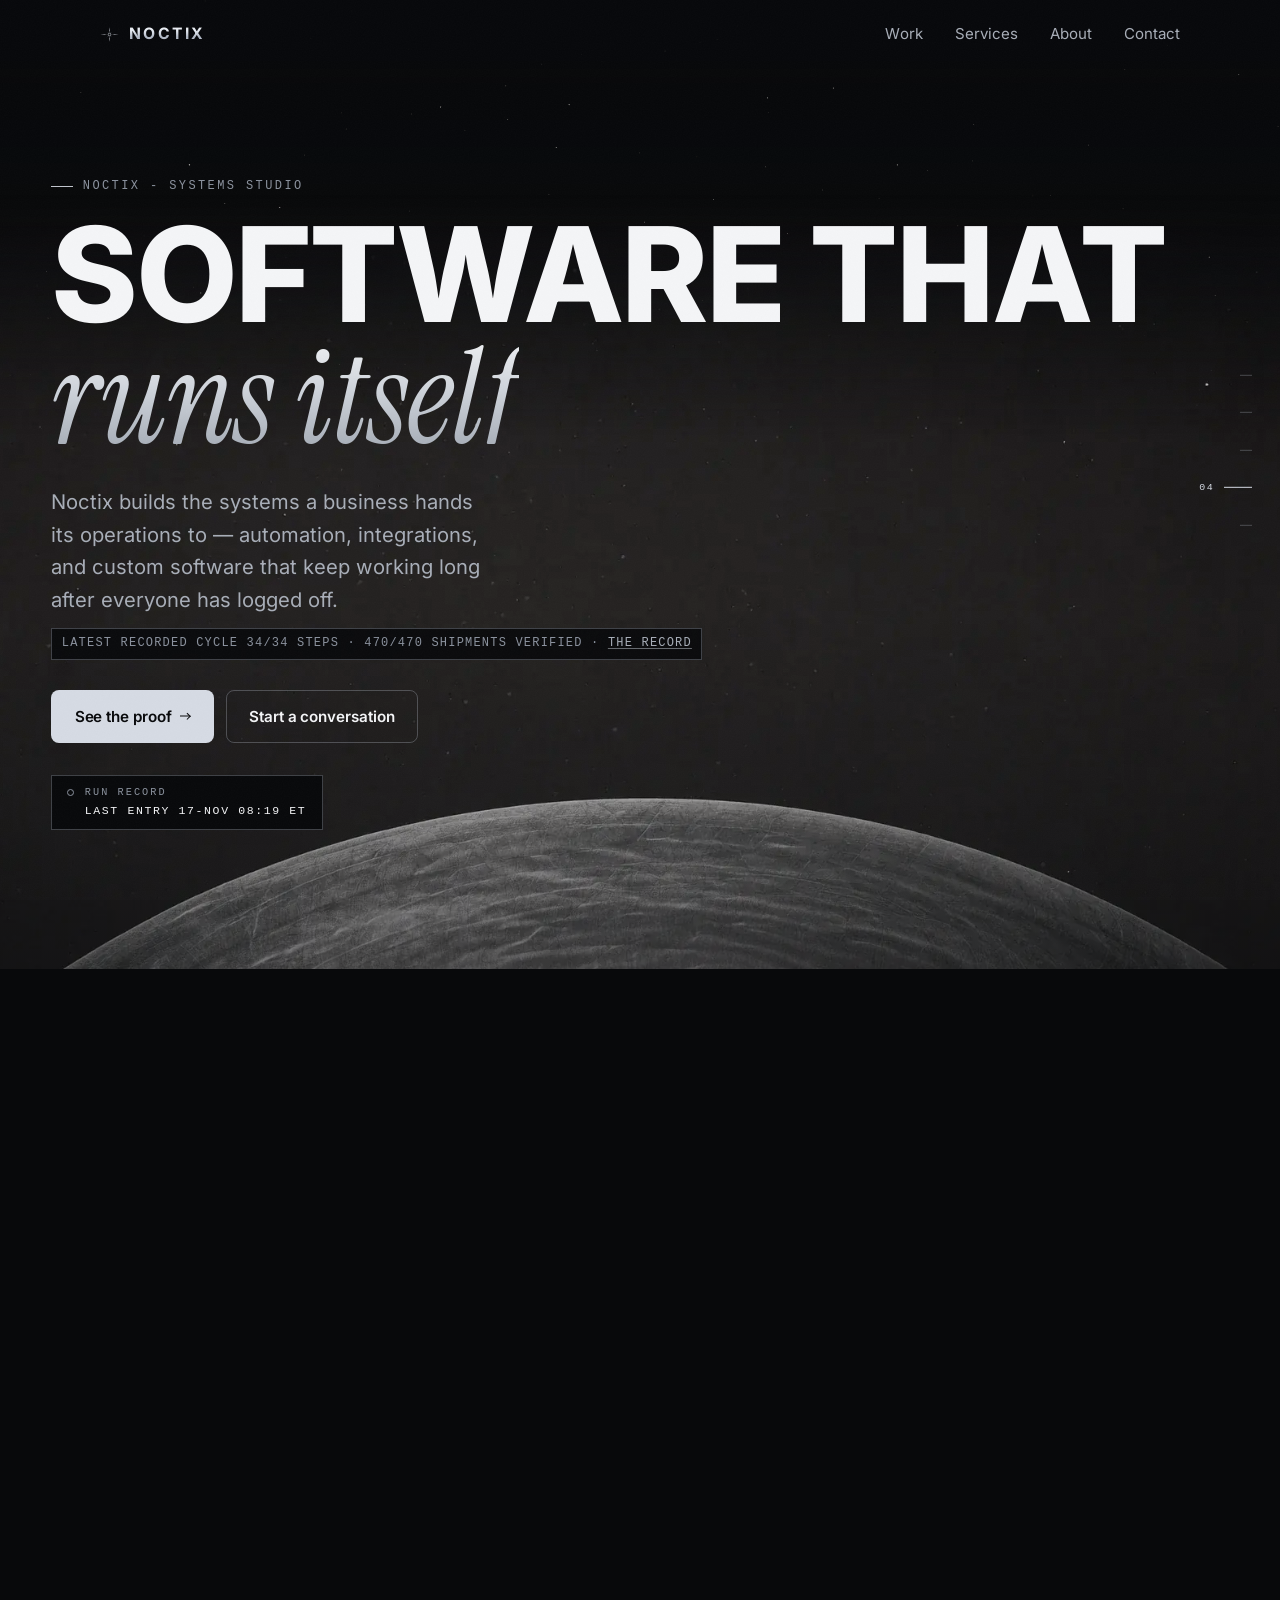
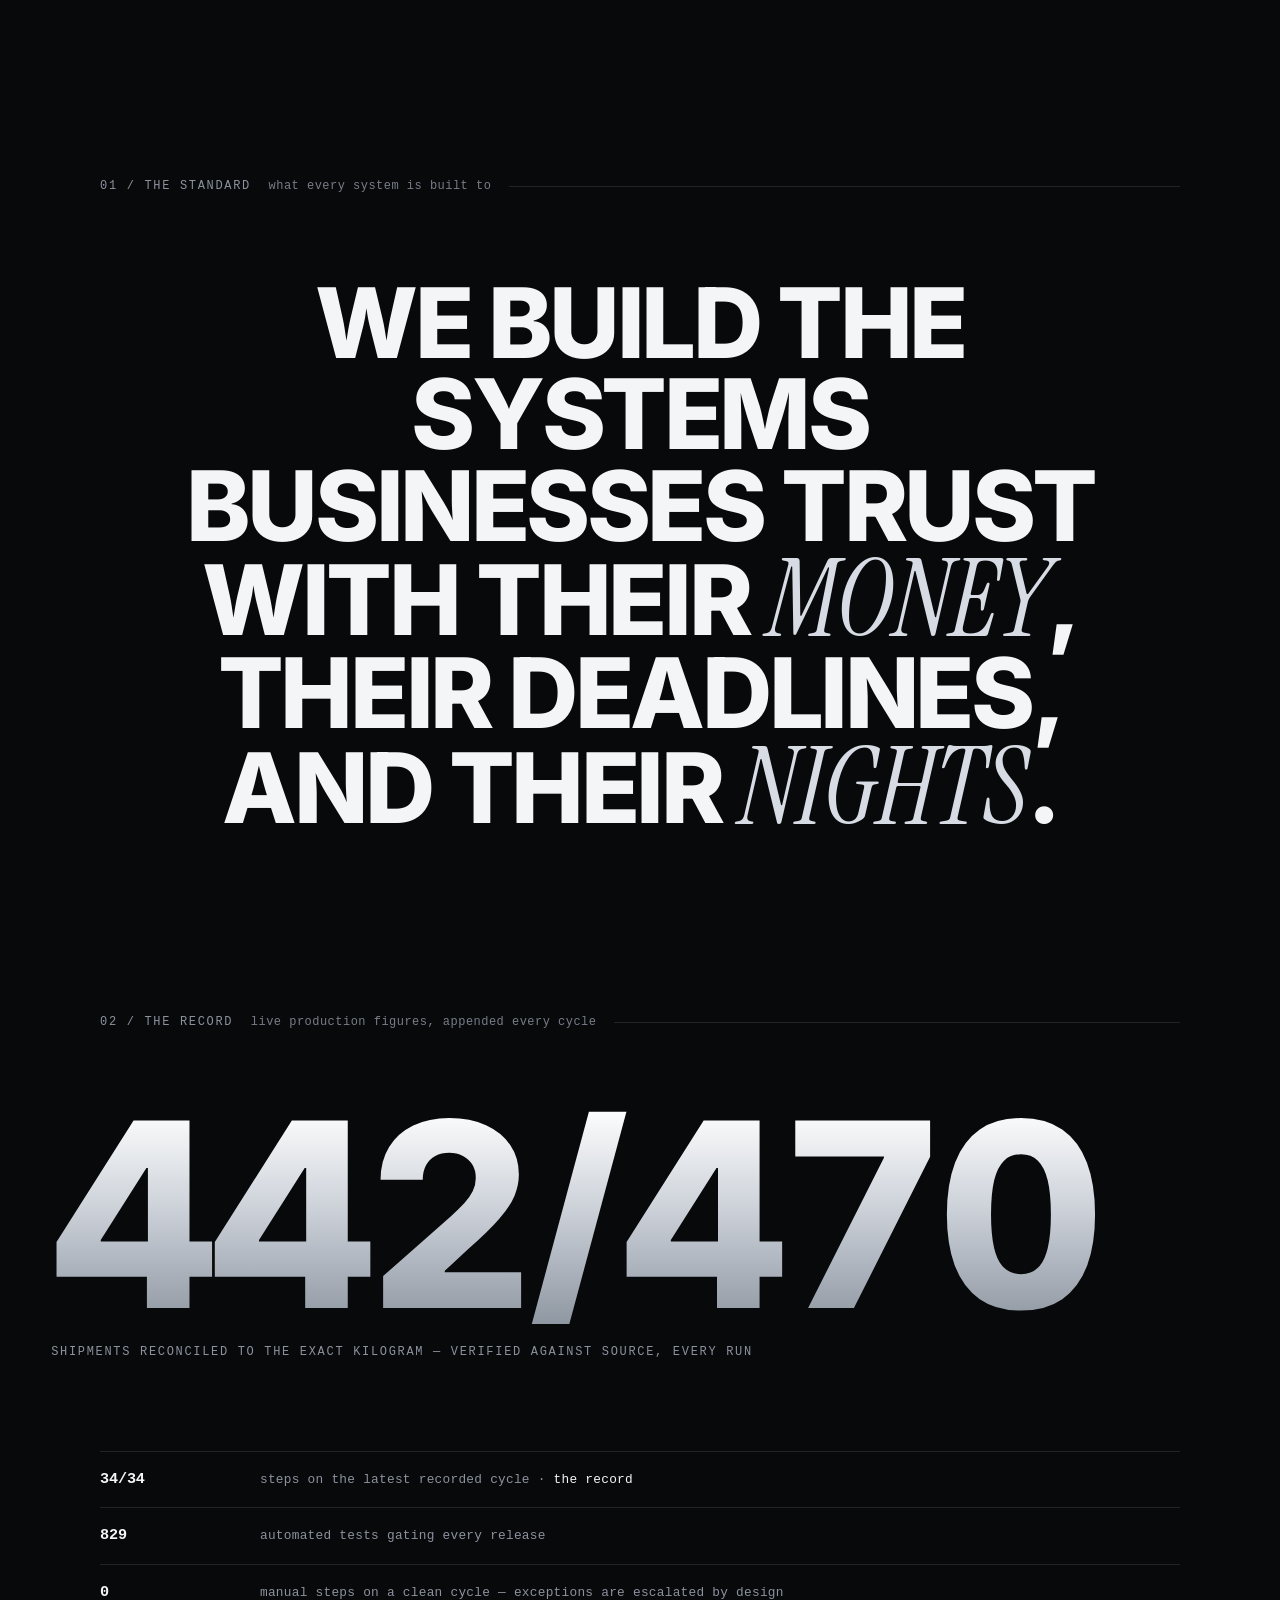
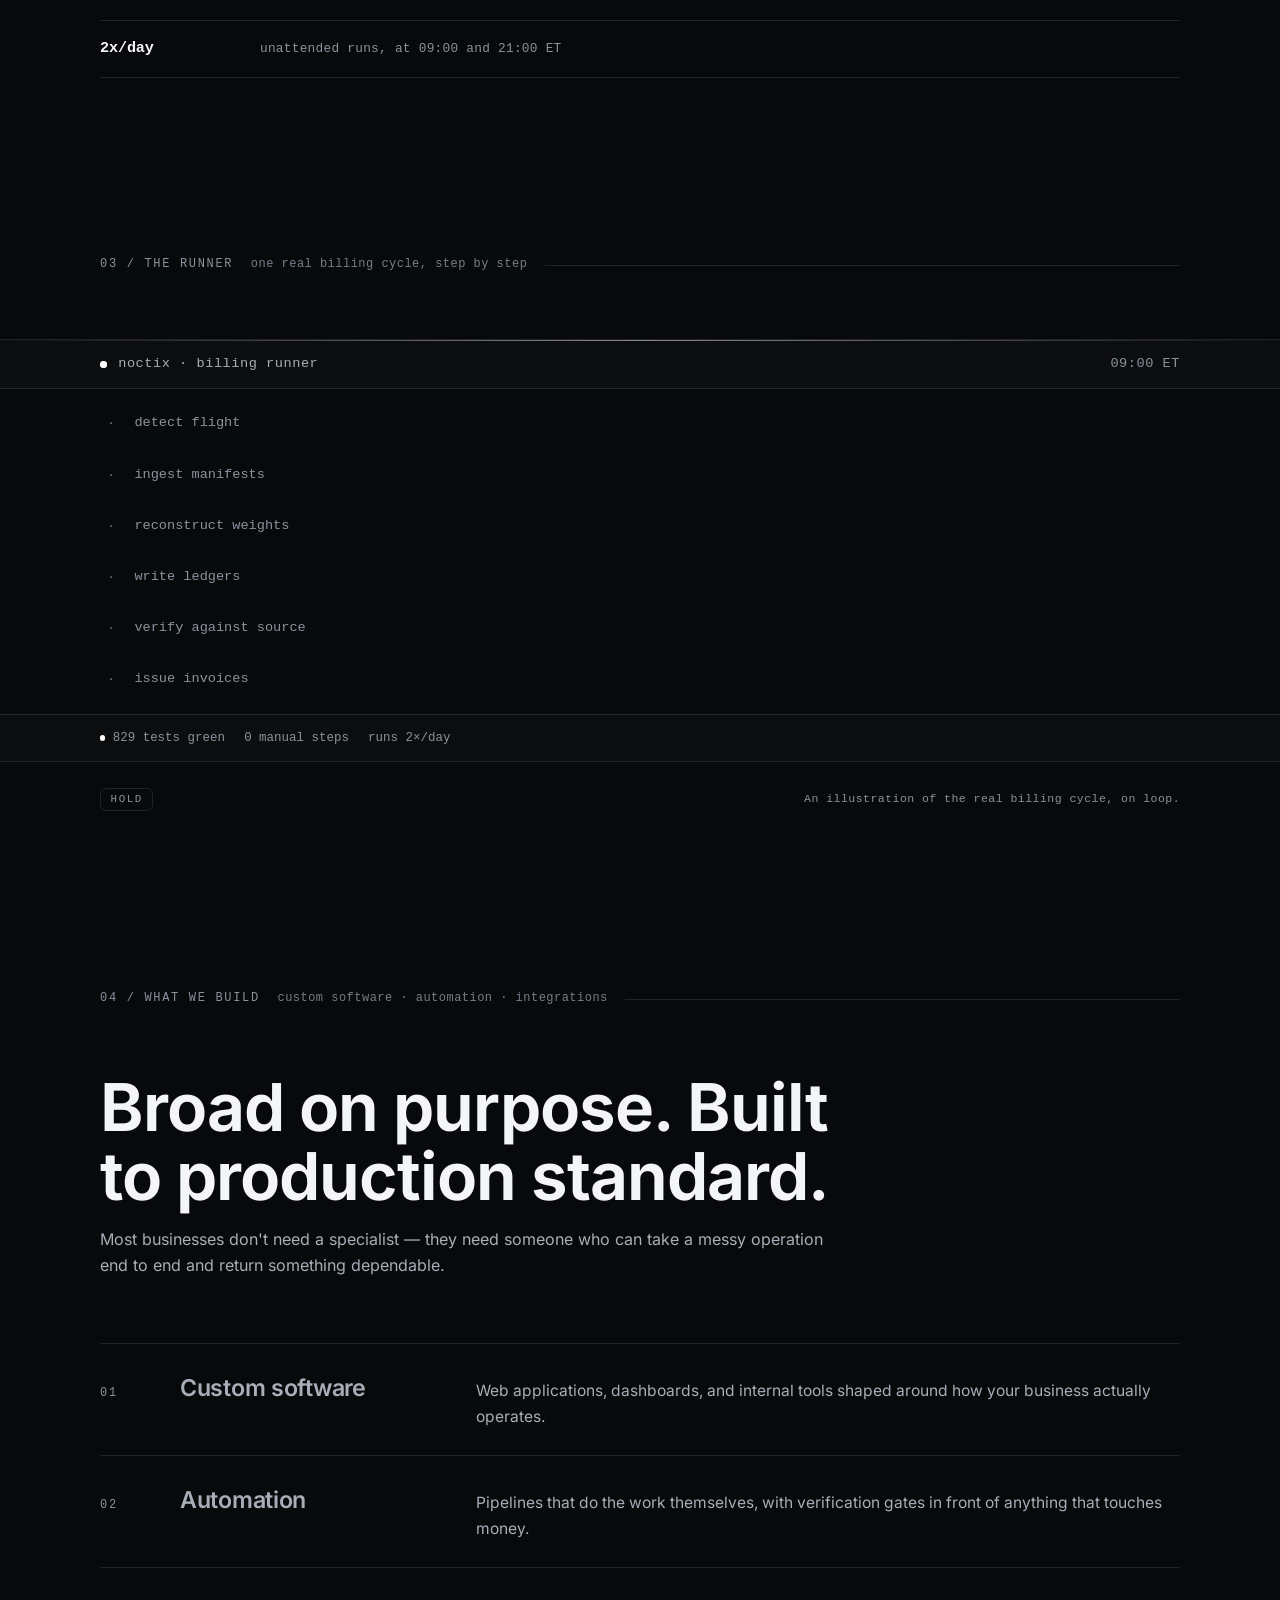
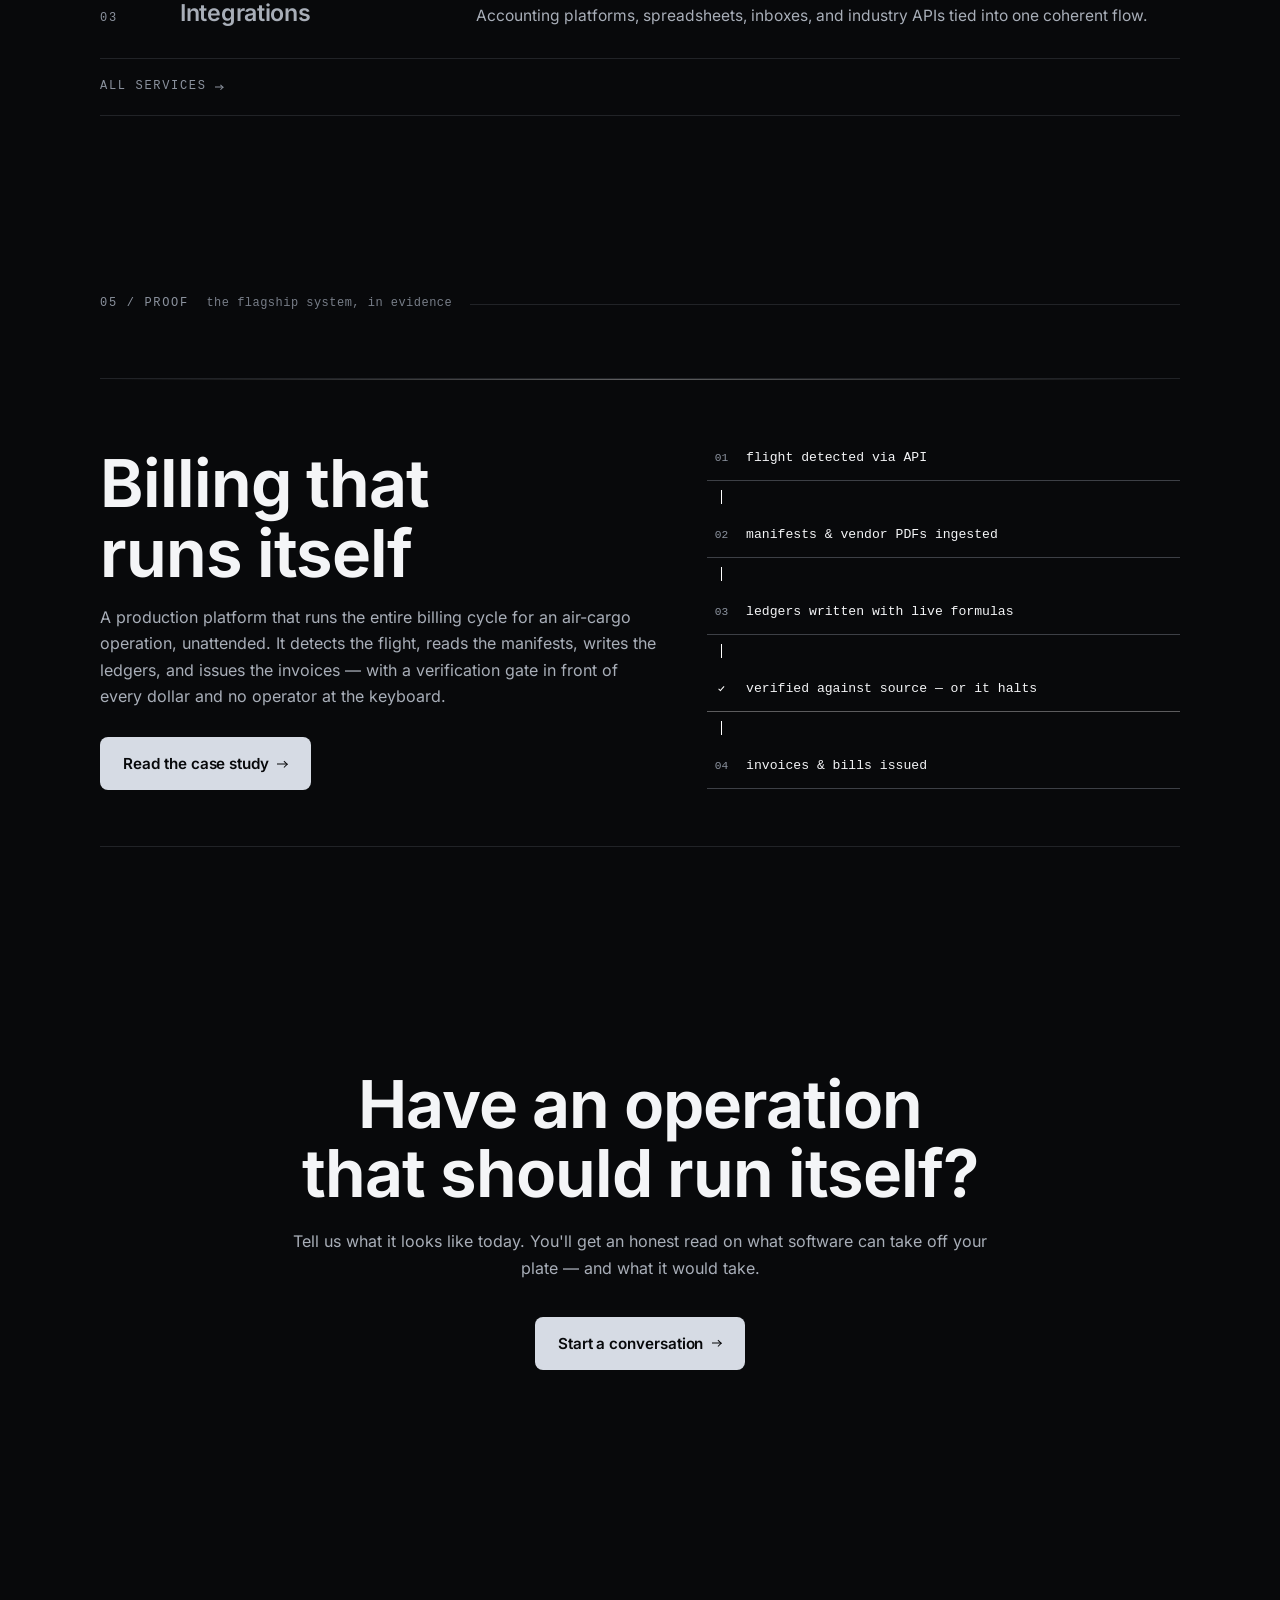
<file: index.html>
<!DOCTYPE html>
<html lang="en">
<head>
  <meta charset="utf-8">
  <meta name="viewport" content="width=device-width, initial-scale=1">
  <title>Noctix — Software that runs itself</title>
  <meta name="description" content="Noctix is a software studio building automation, integrations, and custom software that businesses trust to run their operations unattended.">
  <link rel="canonical" href="https://noctix.dev/">
  <meta property="og:title" content="Noctix — Software that runs itself">
  <meta property="og:description" content="A software studio building automation, integrations, and custom software that businesses trust to run their operations unattended.">
  <meta property="og:url" content="https://noctix.dev/">
  <meta property="og:type" content="website">
  <meta property="og:image" content="https://noctix.dev/assets/og.jpg">
  <meta name="twitter:card" content="summary_large_image">
  <meta name="theme-color" content="#08090b">
  <link rel="icon" type="image/svg+xml" href="/assets/favicon.svg">
  <link rel="preload" as="font" type="font/woff2" href="/assets/fonts/inter-latin.woff2" crossorigin>
  <link rel="preload" as="font" type="font/woff2" href="/assets/fonts/instrument-serif-latin.woff2" crossorigin>
  <script>(function(d){var r=d.documentElement;r.className+=' has-js';
  var bail=function(){r.className+=' js-bailout'};
  var b=setTimeout(bail,2500);r.__nx=function(){clearTimeout(b)};
  addEventListener('error',function(e){var t=e.target;
  if(t&&t.tagName==='SCRIPT')bail()},true);
  addEventListener('pagereveal',function(e){
  if(e.viewTransition)r.className+=' vt-nav'})})(document);</script>
  <link rel="stylesheet" href="/assets/style.css">
  <script type="speculationrules">{"prefetch":[{"where":{"href_matches":"/*"},"eagerness":"moderate"}]}</script>
  <script type="application/ld+json">
  {
    "@context": "https://schema.org",
    "@type": "ProfessionalService",
    "name": "Noctix",
    "url": "https://noctix.dev/",
    "description": "A software studio building automation, integrations, and custom software that run business operations unattended.",
    "email": "lucas@noctix.dev",
    "founder": { "@type": "Person", "name": "Lucas Utreras Acevedo" },
    "areaServed": "Worldwide",
    "availableLanguage": ["en", "es"],
    "knowsAbout": ["Business process automation", "Systems integration", "Custom software", "Billing automation"],
    "sameAs": [
      "https://github.com/Lutreras333",
      "https://www.linkedin.com/in/lucas-utreras-acevedo"
    ]
  }
  </script>
</head>
<body class="starfield">
  <a class="skip-link" href="#main">Skip to content</a>

  <header class="masthead">
    <div class="shell">
      <a class="mark" href="/" aria-label="Noctix — home">
        <svg width="19" height="19" xmlns="http://www.w3.org/2000/svg" viewBox="0 0 64 64" fill="currentColor" aria-hidden="true"><g><path d="M63.00 32.00Q55.99 32.64 48.97 33.01Q43.00 32.20 37.00 32.00Q43.00 31.80 48.97 30.99Q55.99 31.36 63.00 32.00Z"/><path d="M1.00 32.00Q8.01 31.36 15.03 30.99Q21.00 31.80 27.00 32.00Q21.00 32.20 15.03 33.01Q8.01 32.64 1.00 32.00Z"/><path d="M32.00 7.50Q32.63 13.01 32.99 18.54Q32.20 22.75 32.00 27.00Q31.80 22.75 31.01 18.54Q31.37 13.01 32.00 7.50Z"/><path d="M32.00 56.50Q31.37 50.99 31.01 45.46Q31.80 41.25 32.00 37.00Q32.20 41.25 32.99 45.46Q32.63 50.99 32.00 56.50Z"/><path d="M41.90 22.10L35.52 29.04L34.96 28.48Z"/><path d="M41.90 41.90L34.96 35.52L35.52 34.96Z"/><path d="M22.10 41.90L28.48 34.96L29.04 35.52Z"/><path d="M22.10 22.10L29.04 28.48L28.48 29.04Z"/><path d="M35.83 22.76L33.98 27.85L33.54 27.66Z"/><path d="M41.24 28.17L36.34 30.46L36.15 30.02Z"/><path d="M41.24 35.83L36.15 33.98L36.34 33.54Z"/><path d="M35.83 41.24L33.54 36.34L33.98 36.15Z"/><path d="M28.17 41.24L30.02 36.15L30.46 36.34Z"/><path d="M22.76 35.83L27.66 33.54L27.85 33.98Z"/><path d="M22.76 28.17L27.85 30.02L27.66 30.46Z"/><path d="M28.17 22.76L30.46 27.66L30.02 27.85Z"/></g><circle cx="32" cy="32" r="4.3" fill="none" stroke="currentColor" stroke-width="1.9"/></svg>
        <span class="wordmark">NOCTIX</span>
      </a>
      <nav class="nav" aria-label="Main">
        <a href="/work.html"><span class="roll" aria-hidden="true"><span class="roll-a"><span style="--l:0">W</span><span style="--l:1">o</span><span style="--l:2">r</span><span style="--l:3">k</span></span><span class="roll-b"><span style="--l:0">W</span><span style="--l:1">o</span><span style="--l:2">r</span><span style="--l:3">k</span></span></span><span class="sr-only">Work</span></a>
        <a href="/services.html"><span class="roll" aria-hidden="true"><span class="roll-a"><span style="--l:0">S</span><span style="--l:1">e</span><span style="--l:2">r</span><span style="--l:3">v</span><span style="--l:4">i</span><span style="--l:5">c</span><span style="--l:6">e</span><span style="--l:7">s</span></span><span class="roll-b"><span style="--l:0">S</span><span style="--l:1">e</span><span style="--l:2">r</span><span style="--l:3">v</span><span style="--l:4">i</span><span style="--l:5">c</span><span style="--l:6">e</span><span style="--l:7">s</span></span></span><span class="sr-only">Services</span></a>
        <a href="/about.html"><span class="roll" aria-hidden="true"><span class="roll-a"><span style="--l:0">A</span><span style="--l:1">b</span><span style="--l:2">o</span><span style="--l:3">u</span><span style="--l:4">t</span></span><span class="roll-b"><span style="--l:0">A</span><span style="--l:1">b</span><span style="--l:2">o</span><span style="--l:3">u</span><span style="--l:4">t</span></span></span><span class="sr-only">About</span></a>
        <a href="/contact.html"><span class="roll" aria-hidden="true"><span class="roll-a"><span style="--l:0">C</span><span style="--l:1">o</span><span style="--l:2">n</span><span style="--l:3">t</span><span style="--l:4">a</span><span style="--l:5">c</span><span style="--l:6">t</span></span><span class="roll-b"><span style="--l:0">C</span><span style="--l:1">o</span><span style="--l:2">n</span><span style="--l:3">t</span><span style="--l:4">a</span><span style="--l:5">c</span><span style="--l:6">t</span></span></span><span class="sr-only">Contact</span></a>
      </nav>
    </div>
  </header>

  <main id="main">
    <div class="sky" aria-hidden="true"></div>

    <!-- SCENE: ORBIT. A machined planet bigger than the frame; the type
         stack rides the black sky above its limb. Scroll is a camera
         descent — the settled frame IS the layout for calm and no-JS. -->
    <section class="orbit">
      <div class="orbit-track">
        <div class="orbit-frame">
          <img class="orbit-plate" src="/assets/plate-disc.webp" alt=""
            width="2048" height="1152" fetchpriority="high" decoding="async">
          <div class="orbit-scrim" aria-hidden="true"></div>
          <div class="orbit-copy">
            <p class="kicker enter" style="--i:0">Noctix - systems studio</p>
            <h1 class="display-xl statement">
              <span class="line" style="--i:0"><span class="line-i">Software that</span></span>
              <span class="line" style="--i:1"><span class="line-i"><span class="em em-metal">runs itself</span></span></span>
            </h1>
            <p class="lede enter" style="--i:3">Noctix builds the systems a business hands its operations to — automation, integrations, and custom software that keep working long after everyone has logged off.</p>
            <p class="hero-proof enter" style="--i:4">Latest recorded cycle <!--nx:latest-steps-->34/34<!--/nx:latest-steps--> steps · 470/470 shipments verified · <a href="/runs.html">the record</a></p>
            <div class="actions enter" style="--i:5">
              <a class="btn btn-primary" href="/work.html">See the proof <span class="arrow" aria-hidden="true"></span></a>
              <a class="btn btn-quiet" href="/contact.html">Start a conversation</a>
            </div>
            <!-- The record ticket, two states, declared by markup alone:
                 STALE (record behind the runner) is the form below — a
                 hollow beacon and the record's last entry. LIVE (record
                 current) swaps BOTH spans for the two below: the key
                 becomes the next-run label and the reading becomes the
                 countdown, which the nextrun feature fills and whose
                 presence lights and pulses the beacon:
                 <span class="runline-k">Next unattended run</span> <span class="runline-v" data-nextrun>09:00 / 21:00 ET</span> -->
            <p class="runline enter" style="--i:6"><span class="beacon" aria-hidden="true"></span><span class="runline-k">Run record</span> <span class="runline-v">Last entry <!--nx:latest-entry-->17‑Nov 08:19 ET<!--/nx:latest-entry--></span></p>
          </div>
        </div>
      </div>
    </section>

    <section class="section" id="standard" style="padding-block:var(--space-chapter)">
      <div class="shell">
        <p class="chapter">01 / The standard<span class="chapter-sub">what every system is built to</span></p>
        <p class="display manifesto reveal" style="margin-top:clamp(2.75rem,7vw,5rem)">We build the systems businesses trust with their <span class="em">money</span>, their deadlines, and their <span class="em">nights</span>.</p>
      </div>
    </section>

    <!-- SCENE: THE RECORD. Evidence at building scale — one verified
         number as a monument, then the dense mono table. Only the six
         verified figures live here; nothing is invented. -->
    <section class="section" id="record" style="padding-top:0;padding-bottom:var(--space-chapter)">
      <div class="shell">
        <p class="chapter">02 / The record<span class="chapter-sub">live production figures, appended every cycle</span></p>
      </div>
      <div class="monument reveal">
        <p class="monument-num" data-count="470" data-suffix="/470">470/470</p>
        <p class="monument-cap">shipments reconciled to the exact kilogram — verified against source, every run</p>
      </div>
      <div class="shell">
        <div class="record">
          <div class="record-row reveal">
            <span class="record-num"><!--nx:latest-steps-->34/34<!--/nx:latest-steps--></span>
            <span class="record-cap">steps on the latest recorded cycle · <a href="/runs.html">the record</a></span>
          </div>
          <div class="record-row reveal" data-delay="70">
            <span class="record-num">829</span>
            <span class="record-cap">automated tests gating every release</span>
          </div>
          <div class="record-row reveal" data-delay="140">
            <span class="record-num">0</span>
            <span class="record-cap">manual steps on a clean cycle — exceptions are escalated by design</span>
          </div>
          <div class="record-row reveal" data-delay="210">
            <span class="record-num">2x/day</span>
            <span class="record-cap">unattended runs, at 09:00 and 21:00 ET</span>
          </div>
        </div>
      </div>
    </section>

    <section class="section" id="runner" style="padding-top:0;padding-bottom:var(--space-chapter)">
      <div class="shell">
        <p class="chapter">03 / The runner<span class="chapter-sub">one real billing cycle, step by step</span></p>
      </div>
      <!-- Decorative and aria-hidden: every VERIFIED figure here (470/470,
           829 tests, 0 manual steps, 2x/day) is published as text in the
           record table above, so assistive technology loses no claim the
           site makes. The per-step values are one cycle's shape with the
           waybill redacted, which is what the caption below states. -->
      <div class="console-wrap console-band reveal" style="margin-top:clamp(2.5rem,5vw,4rem)">
        <div class="console" data-console aria-hidden="true">
            <div class="console-bar">
              <span class="beacon"></span>
              <span class="name">noctix · billing runner</span>
              <span class="clock" data-clock>09:00 ET</span>
            </div>
            <div class="console-body">
              <div class="step" data-state="done" data-ms="520">
                <span class="glyph"></span><span>detect flight</span><span class="val">145-0000 0000</span>
              </div>
              <div class="step" data-state="done" data-ms="1150">
                <span class="glyph"></span><span>ingest manifests</span><span class="val">38 files</span>
              </div>
              <div class="step" data-state="done" data-ms="900">
                <span class="glyph"></span><span>reconstruct weights</span><span class="val">12,480 kg</span>
              </div>
              <div class="step" data-state="done" data-ms="1300">
                <span class="glyph"></span><span>write ledgers</span><span class="val">6 sheets</span>
              </div>
              <div class="step" data-state="done" data-ms="980" data-gate>
                <span class="glyph"></span><span>verify against source</span><span class="val">470/470 matched</span>
              </div>
              <div class="step" data-state="done" data-ms="880">
                <span class="glyph"></span><span>issue invoices</span><span class="val">QuickBooks</span>
              </div>
            </div>
            <div class="console-foot">
              <span><span class="ok"></span> 829 tests green</span>
              <span>0 manual steps</span>
              <span>runs 2×/day</span>
            </div>
          </div>
        <div class="shell">
          <div class="console-tools">
            <button class="console-hold" type="button" data-hold aria-pressed="false" hidden>Hold</button>
            <p class="console-cap">An illustration of the real billing cycle, on loop.</p>
          </div>
        </div>
      </div>
    </section>

    <!-- SCENE: WHAT WE BUILD. A manifest, not a card grid: three rows
         under hairlines, the deep copy lives on the services page. -->
    <section class="section" id="build" style="padding-top:0;padding-bottom:var(--space-chapter)">
      <div class="shell">
        <p class="chapter">04 / What we build<span class="chapter-sub">custom software · automation · integrations</span></p>
        <div class="section-head reveal" style="margin-top:clamp(2.5rem,5vw,4rem);margin-bottom:0">
          <h2>Broad on purpose. Built to production standard.</h2>
          <p>Most businesses don't need a specialist — they need someone who can take a messy operation end to end and return something dependable.</p>
        </div>

        <div class="manifest">
          <a class="mrow reveal" href="/services.html">
            <span class="mrow-idx" aria-hidden="true">01</span>
            <h3 class="mrow-title">Custom software</h3>
            <p class="mrow-desc">Web applications, dashboards, and internal tools shaped around how your business actually operates.</p>
          </a>
          <a class="mrow reveal" href="/services.html" data-delay="70">
            <span class="mrow-idx" aria-hidden="true">02</span>
            <h3 class="mrow-title">Automation</h3>
            <p class="mrow-desc">Pipelines that do the work themselves, with verification gates in front of anything that touches money.</p>
          </a>
          <a class="mrow reveal" href="/services.html" data-delay="140">
            <span class="mrow-idx" aria-hidden="true">03</span>
            <h3 class="mrow-title">Integrations</h3>
            <p class="mrow-desc">Accounting platforms, spreadsheets, inboxes, and industry APIs tied into one coherent flow.</p>
          </a>
          <a class="mrow-all reveal" href="/services.html" data-delay="210">All services <span class="arrow" aria-hidden="true"></span></a>
        </div>
      </div>
    </section>

    <section class="section" id="proof" style="padding-top:0;padding-bottom:0">
      <div class="shell">
        <p class="chapter">05 / Proof<span class="chapter-sub">the flagship system, in evidence</span></p>
        <div class="panel reveal" style="margin-top:clamp(2.5rem,5vw,4rem)">
          <div class="panel-split">
            <div>
              <h2>Billing that runs itself</h2>
              <p>A production platform that runs the entire billing cycle for an air-cargo operation, unattended. It detects the flight, reads the manifests, writes the ledgers, and issues the invoices — with a verification gate in front of every dollar and no operator at the keyboard.</p>
              <div class="actions">
                <a class="btn btn-primary" href="/work.html">Read the case study <span class="arrow" aria-hidden="true"></span></a>
              </div>
            </div>
            <div class="flow runs flow-bare" aria-hidden="true">
              <div class="flow-node"><span class="idx">01</span><span>flight detected via API</span></div>
              <div class="flow-link"></div>
              <div class="flow-node"><span class="idx">02</span><span>manifests &amp; vendor PDFs ingested</span></div>
              <div class="flow-link"></div>
              <div class="flow-node"><span class="idx">03</span><span>ledgers written with live formulas</span></div>
              <div class="flow-link"></div>
              <div class="flow-node gate"><span class="idx gate-tick"></span><span>verified against source — or it halts</span></div>
              <div class="flow-link"></div>
              <div class="flow-node"><span class="idx">04</span><span>invoices &amp; bills issued</span></div>
            </div>
          </div>
        </div>
      </div>
    </section>

    <section class="section" id="cta" style="padding-block:var(--space-enormous)">
      <div class="shell" style="text-align:center">
        <h2 class="reveal">Have an operation that should run itself?</h2>
        <p class="reveal" style="margin-inline:auto;margin-top:1.25rem;max-width:44rem">Tell us what it looks like today. You'll get an honest read on what software can take off your plate — and what it would take.</p>
        <div class="actions reveal" style="justify-content:center;margin-top:2.25rem">
          <a class="btn btn-primary" href="/contact.html">Start a conversation <span class="arrow" aria-hidden="true"></span></a>
        </div>
      </div>
    </section>

  </main>

  <footer class="foot">
    <div class="foot-ticker" aria-hidden="true">
      <div class="foot-ticker-track">
        <span><!--nx:latest-steps-->34/34<!--/nx:latest-steps--> steps / 829 tests / 470/470 shipments / 0 manual steps / runs 2x/day / 09:00 + 21:00 ET / air-cargo logistics, South America to Miami</span>
        <span><!--nx:latest-steps-->34/34<!--/nx:latest-steps--> steps / 829 tests / 470/470 shipments / 0 manual steps / runs 2x/day / 09:00 + 21:00 ET / air-cargo logistics, South America to Miami</span>
      </div>
    </div>
    <div class="shell">
      <div class="foot-top">
        <nav class="foot-nav" aria-label="Footer">
          <a href="/work.html">Work</a>
          <a href="/services.html">Services</a>
          <a href="/about.html">About</a>
          <a href="/contact.html">Contact</a>
        </nav>
        <div class="foot-links">
          <a href="mailto:lucas@noctix.dev">lucas@noctix.dev</a>
          <a href="https://github.com/Lutreras333" rel="noopener">GitHub</a>
          <a href="https://www.linkedin.com/in/lucas-utreras-acevedo" rel="noopener">LinkedIn</a>
        </div>
      </div>
      <img class="foot-emblem" src="/assets/logo-dark.png" alt="" width="132" height="111" loading="lazy" decoding="async">
      <div class="foot-word" aria-hidden="true"><span data-l="N">N</span><span data-l="O">O</span><span data-l="C">C</span><span data-l="T">T</span><span data-l="I">I</span><span data-l="X">X</span></div>
      <span class="field-notes">Field notes: 6 instruments concealed in this survey.<span data-found hidden></span></span>
      <div class="foot-base">
        <span class="foot-coords">25.7617 N / 80.1918 W - MIA / ET <span data-foottime></span></span>
        <span class="status"><span class="beacon"></span> systems nominal</span>
        <span>© <span data-year>2026</span> Noctix — software that runs itself.</span>
      </div>
    </div>
  </footer>

  <script src="/assets/app.js" defer></script>
</body>
</html>
</file>
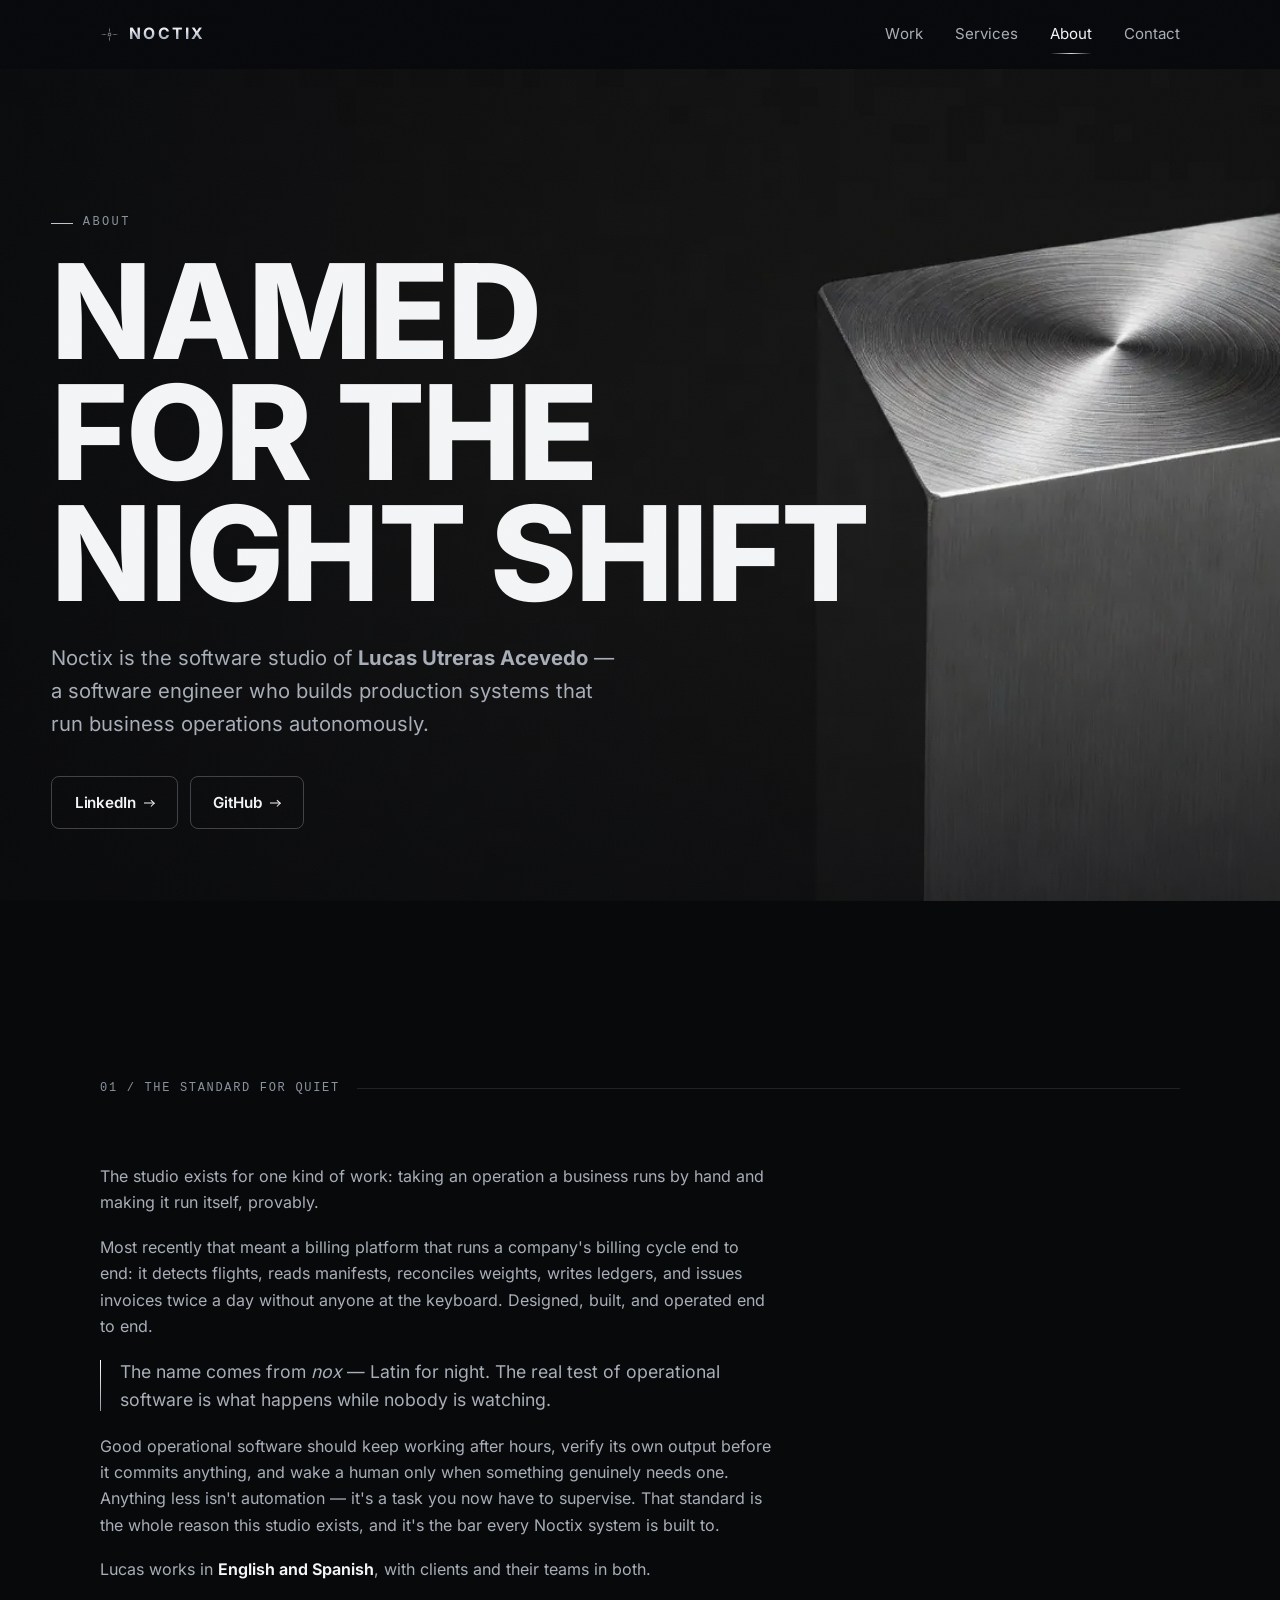
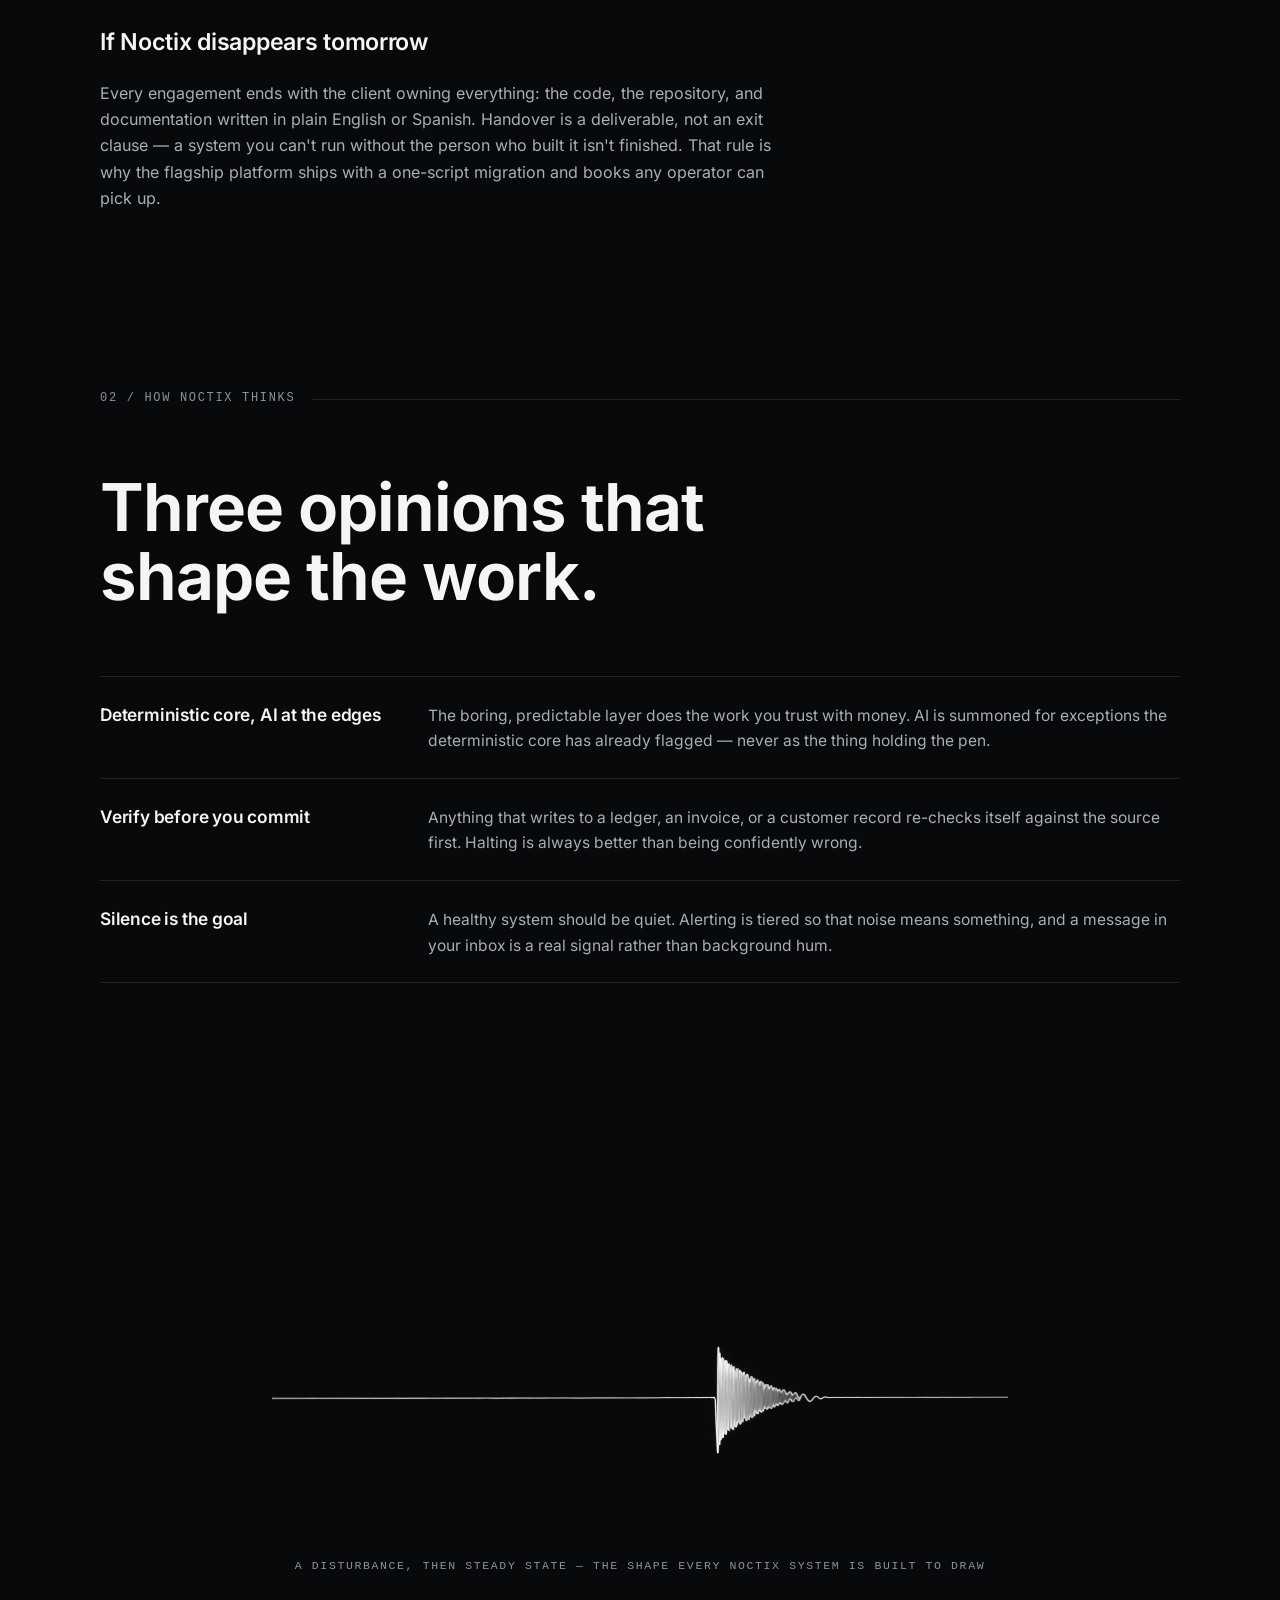
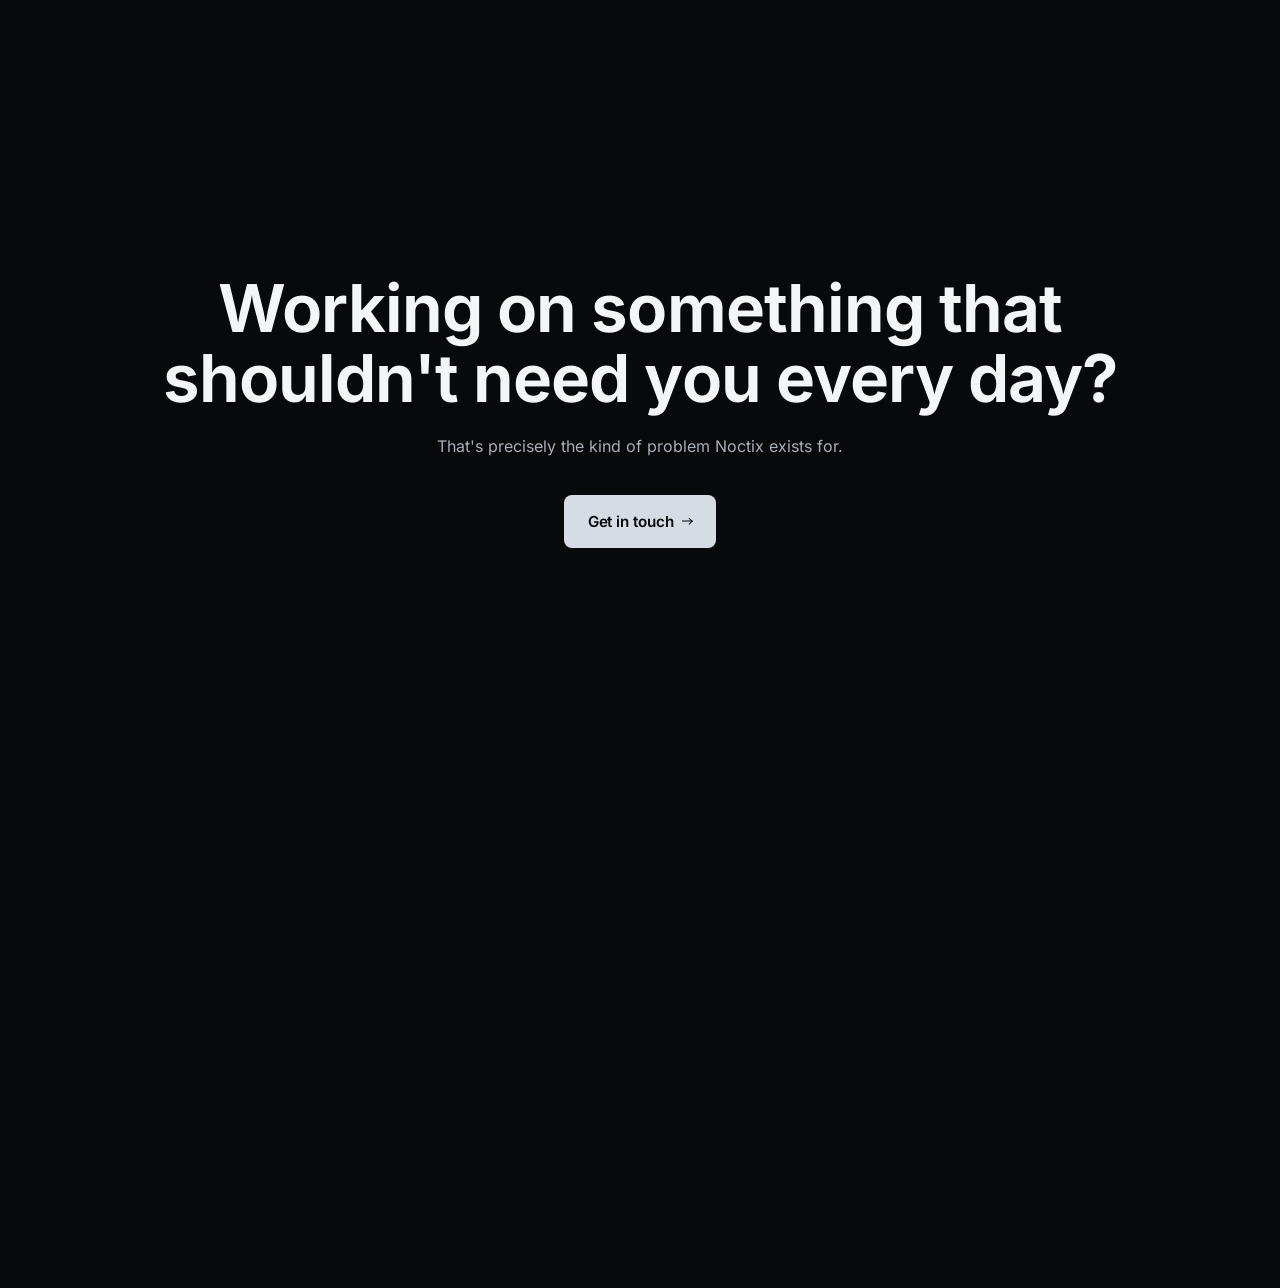
<file: about.html>
<!DOCTYPE html>
<html lang="en">
<head>
  <meta charset="utf-8">
  <meta name="viewport" content="width=device-width, initial-scale=1">
  <title>About — Noctix</title>
  <meta name="description" content="Noctix is the software studio of Lucas Utreras Acevedo — production systems that run business operations autonomously. English and Spanish.">
  <link rel="canonical" href="https://noctix.dev/about.html">
  <meta property="og:title" content="About — Noctix">
  <meta property="og:description" content="The software studio of Lucas Utreras Acevedo — production systems that run business operations autonomously.">
  <meta property="og:url" content="https://noctix.dev/about.html">
  <meta property="og:type" content="profile">
  <meta property="og:image" content="https://noctix.dev/assets/og.jpg">
  <meta name="twitter:card" content="summary_large_image">
  <meta name="theme-color" content="#08090b">
  <link rel="icon" type="image/svg+xml" href="/assets/favicon.svg">
  <link rel="preload" as="font" type="font/woff2" href="/assets/fonts/inter-latin.woff2" crossorigin>
  <link rel="preload" as="font" type="font/woff2" href="/assets/fonts/instrument-serif-latin.woff2" crossorigin>
  <script>(function(d){var r=d.documentElement;r.className+=' has-js';
  var bail=function(){r.className+=' js-bailout'};
  var b=setTimeout(bail,2500);r.__nx=function(){clearTimeout(b)};
  addEventListener('error',function(e){var t=e.target;
  if(t&&t.tagName==='SCRIPT')bail()},true);
  addEventListener('pagereveal',function(e){
  if(e.viewTransition)r.className+=' vt-nav'})})(document);</script>
  <link rel="stylesheet" href="/assets/style.css">
  <script type="speculationrules">{"prefetch":[{"where":{"href_matches":"/*"},"eagerness":"moderate"}]}</script>
  <script type="application/ld+json">
  {
    "@context": "https://schema.org",
    "@type": "ProfessionalService",
    "name": "Noctix",
    "url": "https://noctix.dev/",
    "description": "A software studio building automation, integrations, and custom software that run business operations unattended.",
    "email": "lucas@noctix.dev",
    "founder": { "@type": "Person", "name": "Lucas Utreras Acevedo" },
    "areaServed": "Worldwide",
    "availableLanguage": ["en", "es"],
    "knowsAbout": ["Business process automation", "Systems integration", "Custom software", "Billing automation"],
    "sameAs": [
      "https://github.com/Lutreras333",
      "https://www.linkedin.com/in/lucas-utreras-acevedo"
    ]
  }
  </script>
</head>
<body>
  <a class="skip-link" href="#main">Skip to content</a>

  <header class="masthead">
    <div class="shell">
      <a class="mark" href="/" aria-label="Noctix — home">
        <svg width="19" height="19" xmlns="http://www.w3.org/2000/svg" viewBox="0 0 64 64" fill="currentColor" aria-hidden="true"><g><path d="M63.00 32.00Q55.99 32.64 48.97 33.01Q43.00 32.20 37.00 32.00Q43.00 31.80 48.97 30.99Q55.99 31.36 63.00 32.00Z"/><path d="M1.00 32.00Q8.01 31.36 15.03 30.99Q21.00 31.80 27.00 32.00Q21.00 32.20 15.03 33.01Q8.01 32.64 1.00 32.00Z"/><path d="M32.00 7.50Q32.63 13.01 32.99 18.54Q32.20 22.75 32.00 27.00Q31.80 22.75 31.01 18.54Q31.37 13.01 32.00 7.50Z"/><path d="M32.00 56.50Q31.37 50.99 31.01 45.46Q31.80 41.25 32.00 37.00Q32.20 41.25 32.99 45.46Q32.63 50.99 32.00 56.50Z"/><path d="M41.90 22.10L35.52 29.04L34.96 28.48Z"/><path d="M41.90 41.90L34.96 35.52L35.52 34.96Z"/><path d="M22.10 41.90L28.48 34.96L29.04 35.52Z"/><path d="M22.10 22.10L29.04 28.48L28.48 29.04Z"/><path d="M35.83 22.76L33.98 27.85L33.54 27.66Z"/><path d="M41.24 28.17L36.34 30.46L36.15 30.02Z"/><path d="M41.24 35.83L36.15 33.98L36.34 33.54Z"/><path d="M35.83 41.24L33.54 36.34L33.98 36.15Z"/><path d="M28.17 41.24L30.02 36.15L30.46 36.34Z"/><path d="M22.76 35.83L27.66 33.54L27.85 33.98Z"/><path d="M22.76 28.17L27.85 30.02L27.66 30.46Z"/><path d="M28.17 22.76L30.46 27.66L30.02 27.85Z"/></g><circle cx="32" cy="32" r="4.3" fill="none" stroke="currentColor" stroke-width="1.9"/></svg>
        <span class="wordmark">NOCTIX</span>
      </a>
      <nav class="nav" aria-label="Main">
        <a href="/work.html"><span class="roll" aria-hidden="true"><span class="roll-a"><span style="--l:0">W</span><span style="--l:1">o</span><span style="--l:2">r</span><span style="--l:3">k</span></span><span class="roll-b"><span style="--l:0">W</span><span style="--l:1">o</span><span style="--l:2">r</span><span style="--l:3">k</span></span></span><span class="sr-only">Work</span></a>
        <a href="/services.html"><span class="roll" aria-hidden="true"><span class="roll-a"><span style="--l:0">S</span><span style="--l:1">e</span><span style="--l:2">r</span><span style="--l:3">v</span><span style="--l:4">i</span><span style="--l:5">c</span><span style="--l:6">e</span><span style="--l:7">s</span></span><span class="roll-b"><span style="--l:0">S</span><span style="--l:1">e</span><span style="--l:2">r</span><span style="--l:3">v</span><span style="--l:4">i</span><span style="--l:5">c</span><span style="--l:6">e</span><span style="--l:7">s</span></span></span><span class="sr-only">Services</span></a>
        <a href="/about.html" aria-current="page"><span class="roll" aria-hidden="true"><span class="roll-a"><span style="--l:0">A</span><span style="--l:1">b</span><span style="--l:2">o</span><span style="--l:3">u</span><span style="--l:4">t</span></span><span class="roll-b"><span style="--l:0">A</span><span style="--l:1">b</span><span style="--l:2">o</span><span style="--l:3">u</span><span style="--l:4">t</span></span></span><span class="sr-only">About</span></a>
        <a href="/contact.html"><span class="roll" aria-hidden="true"><span class="roll-a"><span style="--l:0">C</span><span style="--l:1">o</span><span style="--l:2">n</span><span style="--l:3">t</span><span style="--l:4">a</span><span style="--l:5">c</span><span style="--l:6">t</span></span><span class="roll-b"><span style="--l:0">C</span><span style="--l:1">o</span><span style="--l:2">n</span><span style="--l:3">t</span><span style="--l:4">a</span><span style="--l:5">c</span><span style="--l:6">t</span></span></span><span class="sr-only">Contact</span></a>
      </nav>
    </div>
  </header>

  <main id="main">
    <div class="sky" aria-hidden="true"></div>

    <!-- SCENE: THE OPERATOR. One machined monolith, rim-lit, standing
         in the dark — and beside it the one paragraph on the site
         where a human appears. Caps only; the settled frame IS the
         layout for calm and no-JS. -->
    <section class="plate-hero plate-hero--operator">
      <img class="plate-img" src="/assets/plate-monolith.webp" alt=""
        width="1280" height="720" fetchpriority="high" decoding="async">
      <div class="plate-scrim" aria-hidden="true"></div>
      <div class="plate-copy">
        <p class="kicker enter" style="--i:0">About</p>
        <h1 class="display-xl statement">
          <span class="line" style="--i:0"><span class="line-i">Named</span></span>
          <span class="line" style="--i:1"><span class="line-i">for the</span></span>
          <span class="line" style="--i:2"><span class="line-i">night shift</span></span>
        </h1>
        <p class="lede enter" style="--i:3">Noctix is the software studio of <strong>Lucas Utreras Acevedo</strong> — a software engineer who builds production systems that run business operations autonomously.</p>
        <div class="actions enter" style="--i:4">
          <a class="btn btn-quiet" href="https://www.linkedin.com/in/lucas-utreras-acevedo" rel="noopener">LinkedIn <span class="arrow" aria-hidden="true"></span></a>
          <a class="btn btn-quiet" href="https://github.com/Lutreras333" rel="noopener">GitHub <span class="arrow" aria-hidden="true"></span></a>
        </div>
      </div>
    </section>

    <section class="section" id="quiet" style="padding-block:var(--space-chapter)">
      <div class="shell">
        <p class="chapter">01 / The standard for quiet</p>
        <div class="prose reveal" style="margin-top:clamp(2.5rem,5vw,4rem)">
          <p>The studio exists for one kind of work: taking an operation a business runs by hand and making it run itself, provably.</p>

          <p>Most recently that meant a billing platform that runs a company's billing cycle end to end: it detects flights, reads manifests, reconciles weights, writes ledgers, and issues invoices twice a day without anyone at the keyboard. Designed, built, and operated end to end.</p>

          <p class="pull">The name comes from <em>nox</em> — Latin for night. The real test of operational software is what happens while nobody is watching.</p>

          <p>Good operational software should keep working after hours, verify its own output before it commits anything, and wake a human only when something genuinely needs one. Anything less isn't automation — it's a task you now have to supervise. That standard is the whole reason this studio exists, and it's the bar every Noctix system is built to.</p>

          <p>Lucas works in <strong>English and Spanish</strong>, with clients and their teams in both.</p>

          <h3 style="margin-top:2.5rem">If Noctix disappears tomorrow</h3>
          <p>Every engagement ends with the client owning everything: the code, the repository, and documentation written in plain English or Spanish. Handover is a deliverable, not an exit clause — a system you can't run without the person who built it isn't finished. That rule is why the flagship platform ships with a one-script migration and books any operator can pick up.</p>
        </div>
      </div>
    </section>

    <section class="section" id="opinions" style="padding-top:0;padding-bottom:var(--space-chapter)">
      <div class="shell">
        <p class="chapter">02 / How Noctix thinks</p>
        <div class="section-head reveal" style="margin-top:clamp(2.5rem,5vw,4rem);margin-bottom:0">
          <h2>Three opinions that shape the work.</h2>
        </div>
        <div class="note-rows">
          <div class="nrow reveal">
            <h3>Deterministic core, AI at the edges</h3>
            <p>The boring, predictable layer does the work you trust with money. AI is summoned for exceptions the deterministic core has already flagged — never as the thing holding the pen.</p>
          </div>
          <div class="nrow reveal" data-delay="70">
            <h3>Verify before you commit</h3>
            <p>Anything that writes to a ledger, an invoice, or a customer record re-checks itself against the source first. Halting is always better than being confidently wrong.</p>
          </div>
          <div class="nrow reveal" data-delay="140">
            <h3>Silence is the goal</h3>
            <p>A healthy system should be quiet. Alerting is tiered so that noise means something, and a message in your inbox is a real signal rather than background hum.</p>
          </div>
        </div>
      </div>
    </section>

    <!-- SCENE: THE TRANSIENT. Purely scenographic — a disturbance,
         then steady state. No new claims live here. -->
    <section class="section" id="transient" style="padding-block:0">
      <figure class="transient-band reveal">
        <img src="/assets/transient.webp" alt="" width="1280" height="720" loading="lazy" decoding="async">
        <figcaption>a disturbance, then steady state — the shape every Noctix system is built to draw</figcaption>
      </figure>
    </section>

    <section class="section" id="cta" style="padding-block:var(--space-enormous)">
      <div class="shell" style="text-align:center">
        <h2 class="reveal">Working on something that shouldn't need you every day?</h2>
        <p class="reveal" style="margin-inline:auto;margin-top:1.25rem;max-width:44rem">That's precisely the kind of problem Noctix exists for.</p>
        <div class="actions reveal" style="justify-content:center;margin-top:2.25rem">
          <a class="btn btn-primary" href="/contact.html">Get in touch <span class="arrow" aria-hidden="true"></span></a>
        </div>
      </div>
    </section>

  </main>

  <footer class="foot">
    <div class="foot-ticker" aria-hidden="true">
      <div class="foot-ticker-track">
        <span><!--nx:latest-steps-->34/34<!--/nx:latest-steps--> steps / 829 tests / 470/470 shipments / 0 manual steps / runs 2x/day / 09:00 + 21:00 ET / air-cargo logistics, South America to Miami</span>
        <span><!--nx:latest-steps-->34/34<!--/nx:latest-steps--> steps / 829 tests / 470/470 shipments / 0 manual steps / runs 2x/day / 09:00 + 21:00 ET / air-cargo logistics, South America to Miami</span>
      </div>
    </div>
    <div class="shell">
      <div class="foot-top">
        <nav class="foot-nav" aria-label="Footer">
          <a href="/work.html">Work</a>
          <a href="/services.html">Services</a>
          <a href="/about.html">About</a>
          <a href="/contact.html">Contact</a>
        </nav>
        <div class="foot-links">
          <a href="mailto:lucas@noctix.dev">lucas@noctix.dev</a>
          <a href="https://github.com/Lutreras333" rel="noopener">GitHub</a>
          <a href="https://www.linkedin.com/in/lucas-utreras-acevedo" rel="noopener">LinkedIn</a>
        </div>
      </div>
      <img class="foot-emblem" src="/assets/logo-dark.png" alt="" width="132" height="111" loading="lazy" decoding="async">
      <div class="foot-word" aria-hidden="true"><span data-l="N">N</span><span data-l="O">O</span><span data-l="C">C</span><span data-l="T">T</span><span data-l="I">I</span><span data-l="X">X</span></div>
      <span class="field-notes">Field notes: 6 instruments concealed in this survey.<span data-found hidden></span></span>
      <div class="foot-base">
        <span class="foot-coords">25.7617 N / 80.1918 W - MIA / ET <span data-foottime></span></span>
        <span class="status"><span class="beacon"></span> systems nominal</span>
        <span>© <span data-year>2026</span> Noctix — software that runs itself.</span>
      </div>
    </div>
  </footer>

  <script src="/assets/app.js" defer></script>
</body>
</html>
</file>
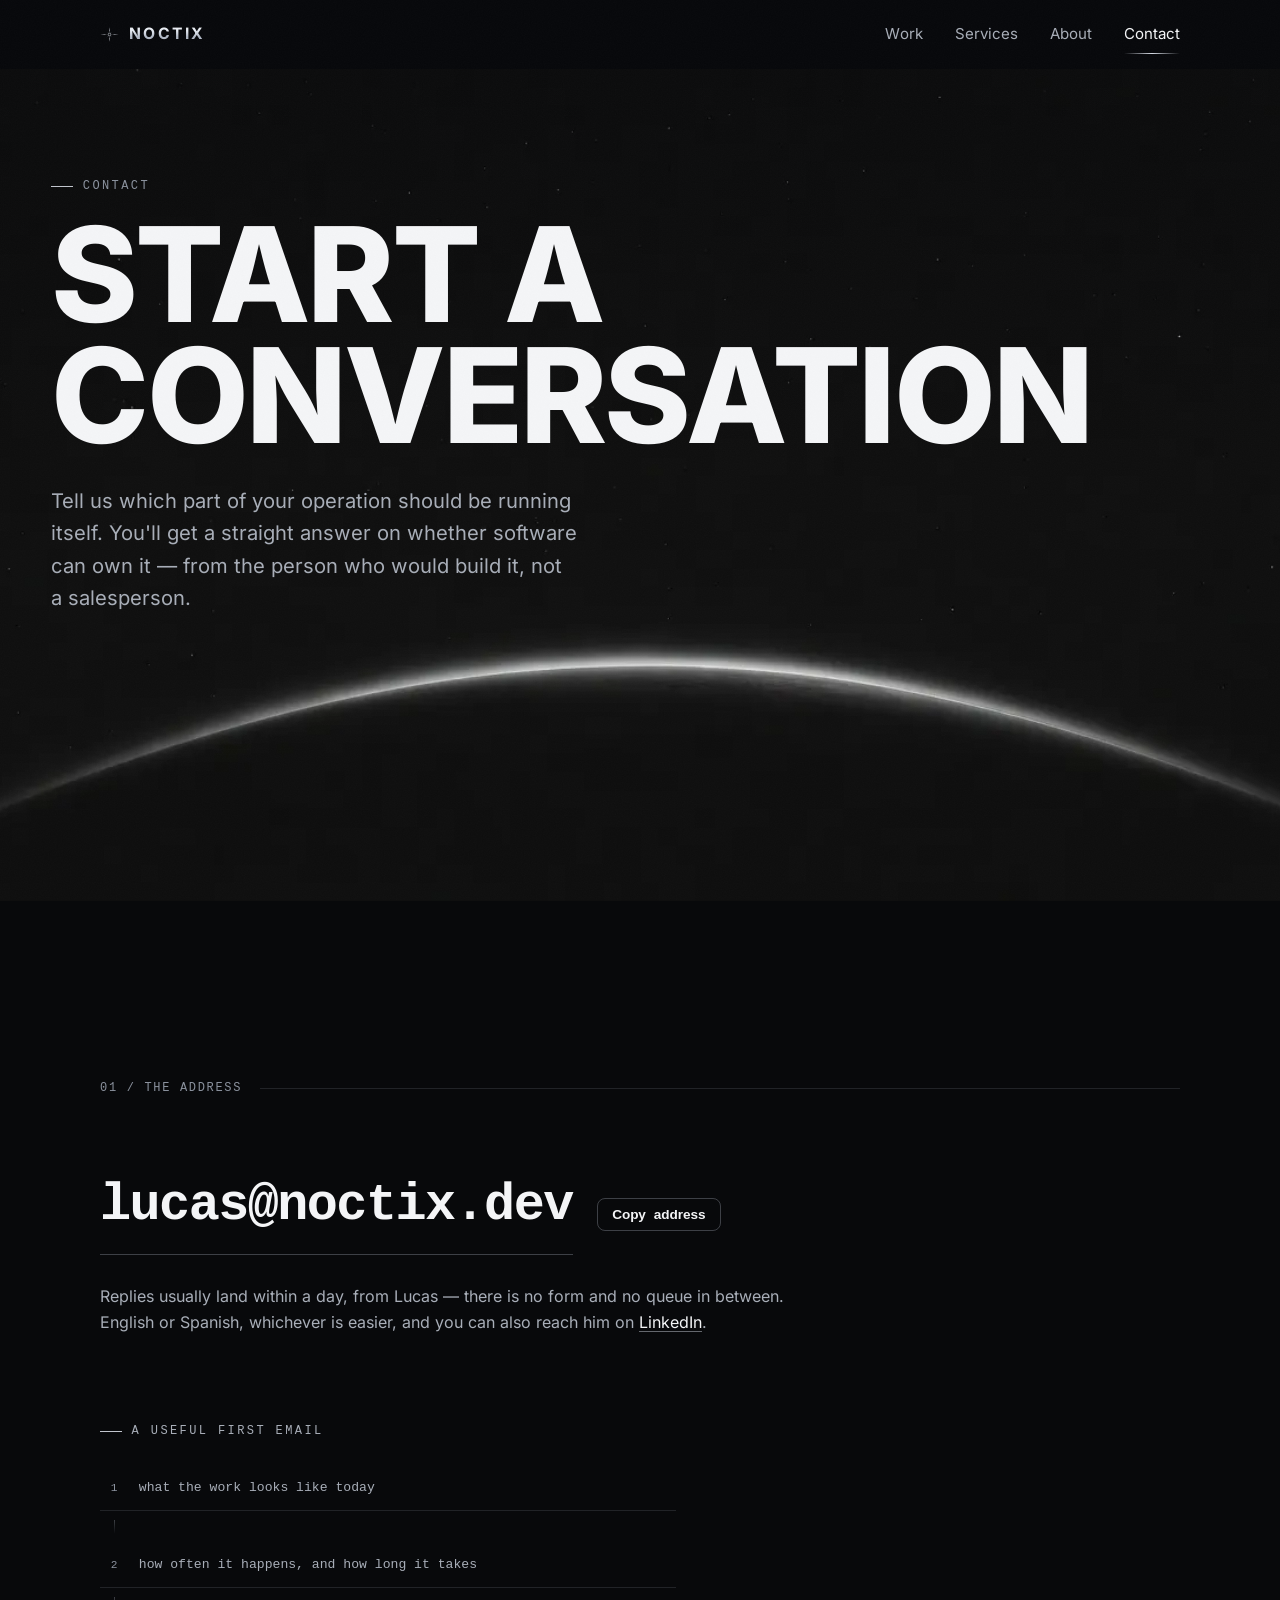
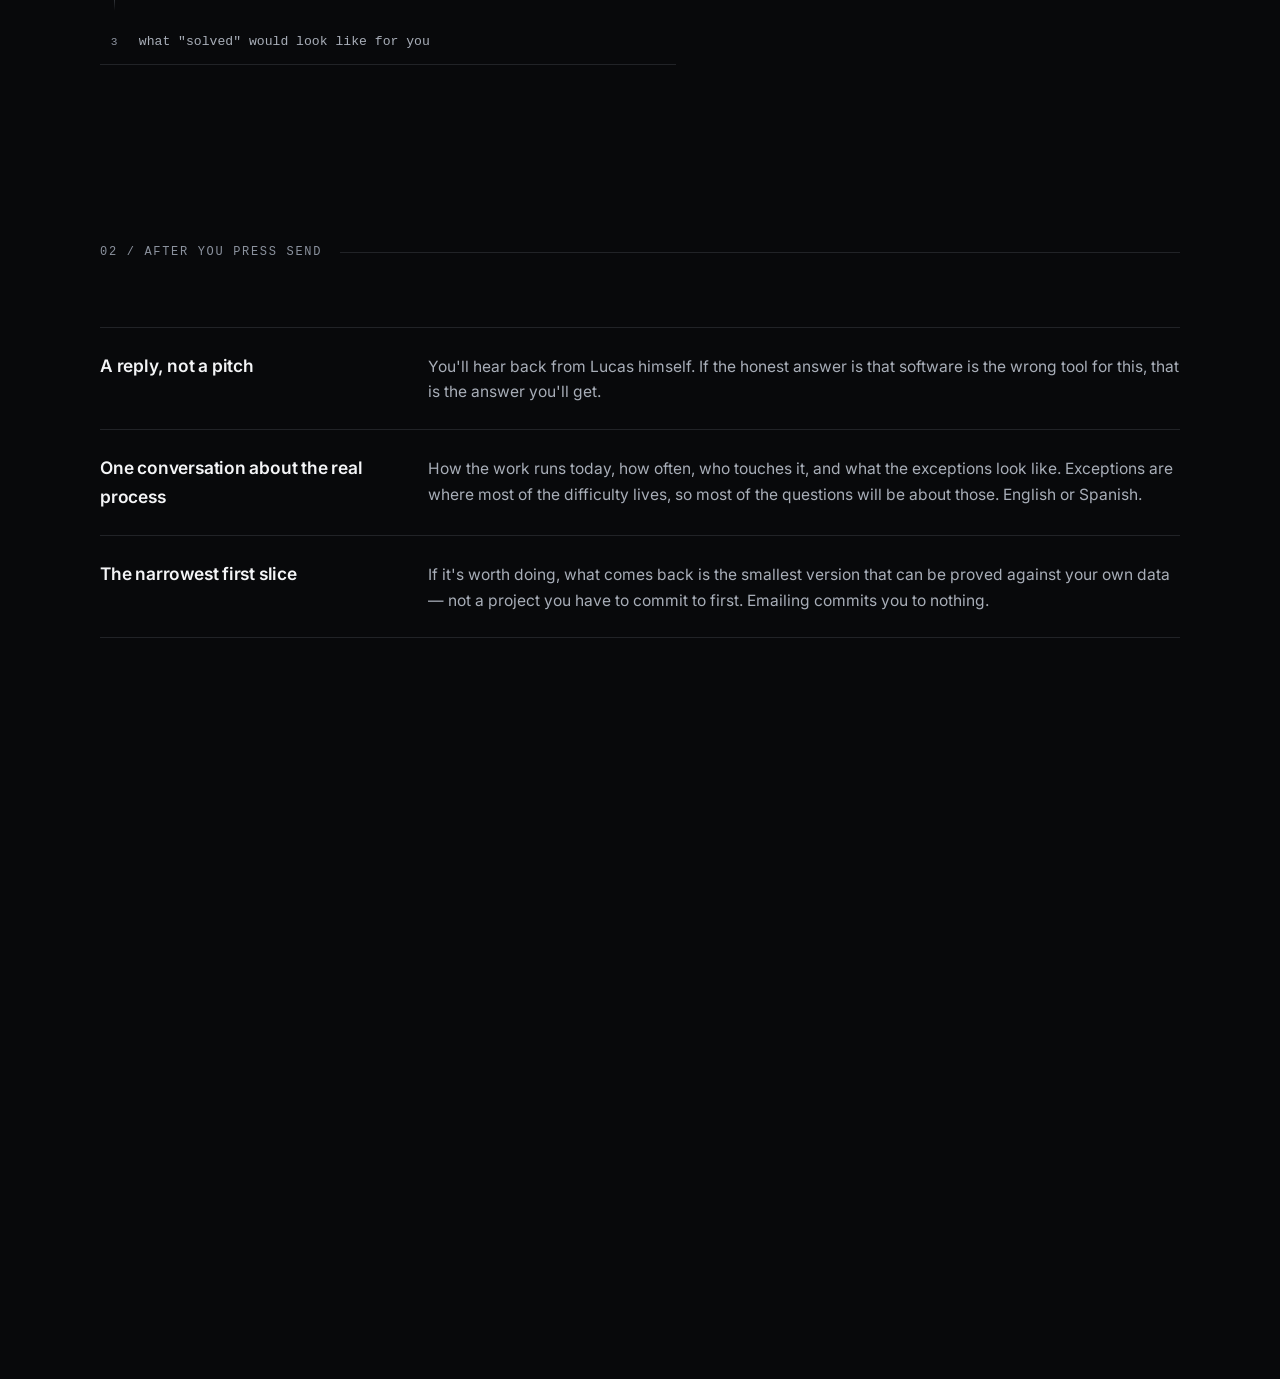
<file: contact.html>
<!DOCTYPE html>
<html lang="en">
<head>
  <meta charset="utf-8">
  <meta name="viewport" content="width=device-width, initial-scale=1">
  <title>Contact — Noctix</title>
  <meta name="description" content="Start a conversation with Noctix — lucas@noctix.dev. English or Spanish.">
  <link rel="canonical" href="https://noctix.dev/contact.html">
  <meta property="og:title" content="Contact — Noctix">
  <meta property="og:description" content="Start a conversation with Noctix — lucas@noctix.dev. English or Spanish.">
  <meta property="og:url" content="https://noctix.dev/contact.html">
  <meta property="og:type" content="website">
  <meta property="og:image" content="https://noctix.dev/assets/og.jpg">
  <meta name="twitter:card" content="summary_large_image">
  <meta name="theme-color" content="#08090b">
  <link rel="icon" type="image/svg+xml" href="/assets/favicon.svg">
  <link rel="preload" as="font" type="font/woff2" href="/assets/fonts/inter-latin.woff2" crossorigin>
  <link rel="preload" as="font" type="font/woff2" href="/assets/fonts/instrument-serif-latin.woff2" crossorigin>
  <script>(function(d){var r=d.documentElement;r.className+=' has-js';
  var bail=function(){r.className+=' js-bailout'};
  var b=setTimeout(bail,2500);r.__nx=function(){clearTimeout(b)};
  addEventListener('error',function(e){var t=e.target;
  if(t&&t.tagName==='SCRIPT')bail()},true);
  addEventListener('pagereveal',function(e){
  if(e.viewTransition)r.className+=' vt-nav'})})(document);</script>
  <link rel="stylesheet" href="/assets/style.css">
  <script type="speculationrules">{"prefetch":[{"where":{"href_matches":"/*"},"eagerness":"moderate"}]}</script>
  <script type="application/ld+json">
  {
    "@context": "https://schema.org",
    "@type": "ProfessionalService",
    "name": "Noctix",
    "url": "https://noctix.dev/",
    "description": "A software studio building automation, integrations, and custom software that run business operations unattended.",
    "email": "lucas@noctix.dev",
    "founder": { "@type": "Person", "name": "Lucas Utreras Acevedo" },
    "areaServed": "Worldwide",
    "availableLanguage": ["en", "es"],
    "knowsAbout": ["Business process automation", "Systems integration", "Custom software", "Billing automation"],
    "sameAs": [
      "https://github.com/Lutreras333",
      "https://www.linkedin.com/in/lucas-utreras-acevedo"
    ]
  }
  </script>
</head>
<body>
  <a class="skip-link" href="#main">Skip to content</a>

  <header class="masthead">
    <div class="shell">
      <a class="mark" href="/" aria-label="Noctix — home">
        <svg width="19" height="19" xmlns="http://www.w3.org/2000/svg" viewBox="0 0 64 64" fill="currentColor" aria-hidden="true"><g><path d="M63.00 32.00Q55.99 32.64 48.97 33.01Q43.00 32.20 37.00 32.00Q43.00 31.80 48.97 30.99Q55.99 31.36 63.00 32.00Z"/><path d="M1.00 32.00Q8.01 31.36 15.03 30.99Q21.00 31.80 27.00 32.00Q21.00 32.20 15.03 33.01Q8.01 32.64 1.00 32.00Z"/><path d="M32.00 7.50Q32.63 13.01 32.99 18.54Q32.20 22.75 32.00 27.00Q31.80 22.75 31.01 18.54Q31.37 13.01 32.00 7.50Z"/><path d="M32.00 56.50Q31.37 50.99 31.01 45.46Q31.80 41.25 32.00 37.00Q32.20 41.25 32.99 45.46Q32.63 50.99 32.00 56.50Z"/><path d="M41.90 22.10L35.52 29.04L34.96 28.48Z"/><path d="M41.90 41.90L34.96 35.52L35.52 34.96Z"/><path d="M22.10 41.90L28.48 34.96L29.04 35.52Z"/><path d="M22.10 22.10L29.04 28.48L28.48 29.04Z"/><path d="M35.83 22.76L33.98 27.85L33.54 27.66Z"/><path d="M41.24 28.17L36.34 30.46L36.15 30.02Z"/><path d="M41.24 35.83L36.15 33.98L36.34 33.54Z"/><path d="M35.83 41.24L33.54 36.34L33.98 36.15Z"/><path d="M28.17 41.24L30.02 36.15L30.46 36.34Z"/><path d="M22.76 35.83L27.66 33.54L27.85 33.98Z"/><path d="M22.76 28.17L27.85 30.02L27.66 30.46Z"/><path d="M28.17 22.76L30.46 27.66L30.02 27.85Z"/></g><circle cx="32" cy="32" r="4.3" fill="none" stroke="currentColor" stroke-width="1.9"/></svg>
        <span class="wordmark">NOCTIX</span>
      </a>
      <nav class="nav" aria-label="Main">
        <a href="/work.html"><span class="roll" aria-hidden="true"><span class="roll-a"><span style="--l:0">W</span><span style="--l:1">o</span><span style="--l:2">r</span><span style="--l:3">k</span></span><span class="roll-b"><span style="--l:0">W</span><span style="--l:1">o</span><span style="--l:2">r</span><span style="--l:3">k</span></span></span><span class="sr-only">Work</span></a>
        <a href="/services.html"><span class="roll" aria-hidden="true"><span class="roll-a"><span style="--l:0">S</span><span style="--l:1">e</span><span style="--l:2">r</span><span style="--l:3">v</span><span style="--l:4">i</span><span style="--l:5">c</span><span style="--l:6">e</span><span style="--l:7">s</span></span><span class="roll-b"><span style="--l:0">S</span><span style="--l:1">e</span><span style="--l:2">r</span><span style="--l:3">v</span><span style="--l:4">i</span><span style="--l:5">c</span><span style="--l:6">e</span><span style="--l:7">s</span></span></span><span class="sr-only">Services</span></a>
        <a href="/about.html"><span class="roll" aria-hidden="true"><span class="roll-a"><span style="--l:0">A</span><span style="--l:1">b</span><span style="--l:2">o</span><span style="--l:3">u</span><span style="--l:4">t</span></span><span class="roll-b"><span style="--l:0">A</span><span style="--l:1">b</span><span style="--l:2">o</span><span style="--l:3">u</span><span style="--l:4">t</span></span></span><span class="sr-only">About</span></a>
        <a href="/contact.html" aria-current="page"><span class="roll" aria-hidden="true"><span class="roll-a"><span style="--l:0">C</span><span style="--l:1">o</span><span style="--l:2">n</span><span style="--l:3">t</span><span style="--l:4">a</span><span style="--l:5">c</span><span style="--l:6">t</span></span><span class="roll-b"><span style="--l:0">C</span><span style="--l:1">o</span><span style="--l:2">n</span><span style="--l:3">t</span><span style="--l:4">a</span><span style="--l:5">c</span><span style="--l:6">t</span></span></span><span class="sr-only">Contact</span></a>
      </nav>
    </div>
  </header>

  <main id="main">
    <div class="sky" aria-hidden="true"></div>

    <!-- SCENE: GROUND. The descent lands — the horizon limb glows in
         the lower fifth and the copy stands in the sky above it.
         Caps only; the settled frame IS the layout for calm and
         no-JS. -->
    <section class="plate-hero plate-hero--ground">
      <img class="plate-img" src="/assets/plate-limb.webp" alt=""
        width="1280" height="720" fetchpriority="high" decoding="async">
      <div class="plate-scrim" aria-hidden="true"></div>
      <div class="plate-copy">
        <p class="kicker enter" style="--i:0">Contact</p>
        <h1 class="display-xl statement">
          <span class="line" style="--i:0"><span class="line-i">Start a</span></span>
          <span class="line" style="--i:1"><span class="line-i">conversation</span></span>
        </h1>
        <p class="lede enter" style="--i:3">Tell us which part of your operation should be running itself. You'll get a straight answer on whether software can own it — from the person who would build it, not a salesperson.</p>
      </div>
    </section>

    <section class="section" id="address" style="padding-block:var(--space-chapter)">
      <div class="shell">
        <p class="chapter">01 / The address</p>
        <!-- The subject and body pre-fill the three questions printed
             below, so the structure we ask for is the structure the
             draft already has. -->
        <div class="mail-mon reveal" style="margin-top:clamp(2.5rem,5vw,4rem)">
          <a class="mailto" href="mailto:lucas@noctix.dev?subject=Noctix%20%E2%80%94%20an%20operation%20that%20should%20run%20itself&amp;body=What%20the%20work%20looks%20like%20today%3A%0A%0A%0AHow%20often%20it%20happens%2C%20and%20how%20long%20it%20takes%3A%0A%0A%0AWhat%20%22solved%22%20would%20look%20like%3A%0A%0A">lucas@noctix.dev</a>
          <button class="btn btn-quiet btn-sm" type="button" data-copy="lucas@noctix.dev" hidden>
            <span data-copy-label>Copy</span> address
          </button>
        </div>
        <p class="reveal" style="max-width:44rem;margin-top:1.75rem">Replies usually land within a day, from Lucas — there is no form and no queue in between. English or Spanish, whichever is easier, and you can also reach him on <a href="https://www.linkedin.com/in/lucas-utreras-acevedo" rel="noopener">LinkedIn</a>.</p>

        <div class="section-head reveal" style="margin-top:clamp(3rem,6vw,4.5rem);margin-bottom:0">
          <p class="kicker">A useful first email</p>
        </div>
        <!-- Bare rows, and deliberately not .runs: these are questions
             asked of a person, not steps a machine executes. -->
        <div class="flow flow-bare reveal" style="margin-top:1.5rem;max-width:36rem">
          <div class="flow-node"><span class="idx">1</span><span>what the work looks like today</span></div>
          <div class="flow-link"></div>
          <div class="flow-node"><span class="idx">2</span><span>how often it happens, and how long it takes</span></div>
          <div class="flow-link"></div>
          <div class="flow-node"><span class="idx">3</span><span>what "solved" would look like for you</span></div>
        </div>
      </div>
    </section>

    <section class="section" id="next" style="padding-top:0;padding-bottom:var(--space-enormous)">
      <div class="shell">
        <p class="chapter">02 / After you press send</p>
        <div class="note-rows" style="margin-top:clamp(2.5rem,5vw,4rem)">
          <div class="nrow reveal">
            <h3>A reply, not a pitch</h3>
            <p>You'll hear back from Lucas himself. If the honest answer is that software is the wrong tool for this, that is the answer you'll get.</p>
          </div>
          <div class="nrow reveal" data-delay="70">
            <h3>One conversation about the real process</h3>
            <p>How the work runs today, how often, who touches it, and what the exceptions look like. Exceptions are where most of the difficulty lives, so most of the questions will be about those. English or Spanish.</p>
          </div>
          <div class="nrow reveal" data-delay="140">
            <h3>The narrowest first slice</h3>
            <p>If it's worth doing, what comes back is the smallest version that can be proved against your own data — not a project you have to commit to first. Emailing commits you to nothing.</p>
          </div>
        </div>
      </div>
    </section>

  </main>

  <footer class="foot">
    <div class="foot-ticker" aria-hidden="true">
      <div class="foot-ticker-track">
        <span><!--nx:latest-steps-->34/34<!--/nx:latest-steps--> steps / 829 tests / 470/470 shipments / 0 manual steps / runs 2x/day / 09:00 + 21:00 ET / air-cargo logistics, South America to Miami</span>
        <span><!--nx:latest-steps-->34/34<!--/nx:latest-steps--> steps / 829 tests / 470/470 shipments / 0 manual steps / runs 2x/day / 09:00 + 21:00 ET / air-cargo logistics, South America to Miami</span>
      </div>
    </div>
    <div class="shell">
      <div class="foot-top">
        <nav class="foot-nav" aria-label="Footer">
          <a href="/work.html">Work</a>
          <a href="/services.html">Services</a>
          <a href="/about.html">About</a>
          <a href="/contact.html">Contact</a>
        </nav>
        <div class="foot-links">
          <a href="mailto:lucas@noctix.dev">lucas@noctix.dev</a>
          <a href="https://github.com/Lutreras333" rel="noopener">GitHub</a>
          <a href="https://www.linkedin.com/in/lucas-utreras-acevedo" rel="noopener">LinkedIn</a>
        </div>
      </div>
      <img class="foot-emblem" src="/assets/logo-dark.png" alt="" width="132" height="111" loading="lazy" decoding="async">
      <div class="foot-word" aria-hidden="true"><span data-l="N">N</span><span data-l="O">O</span><span data-l="C">C</span><span data-l="T">T</span><span data-l="I">I</span><span data-l="X">X</span></div>
      <span class="field-notes">Field notes: 6 instruments concealed in this survey.<span data-found hidden></span></span>
      <div class="foot-base">
        <span class="foot-coords">25.7617 N / 80.1918 W - MIA / ET <span data-foottime></span></span>
        <span class="status"><span class="beacon"></span> systems nominal</span>
        <span>© <span data-year>2026</span> Noctix — software that runs itself.</span>
      </div>
    </div>
  </footer>

  <script src="/assets/app.js" defer></script>
</body>
</html>
</file>
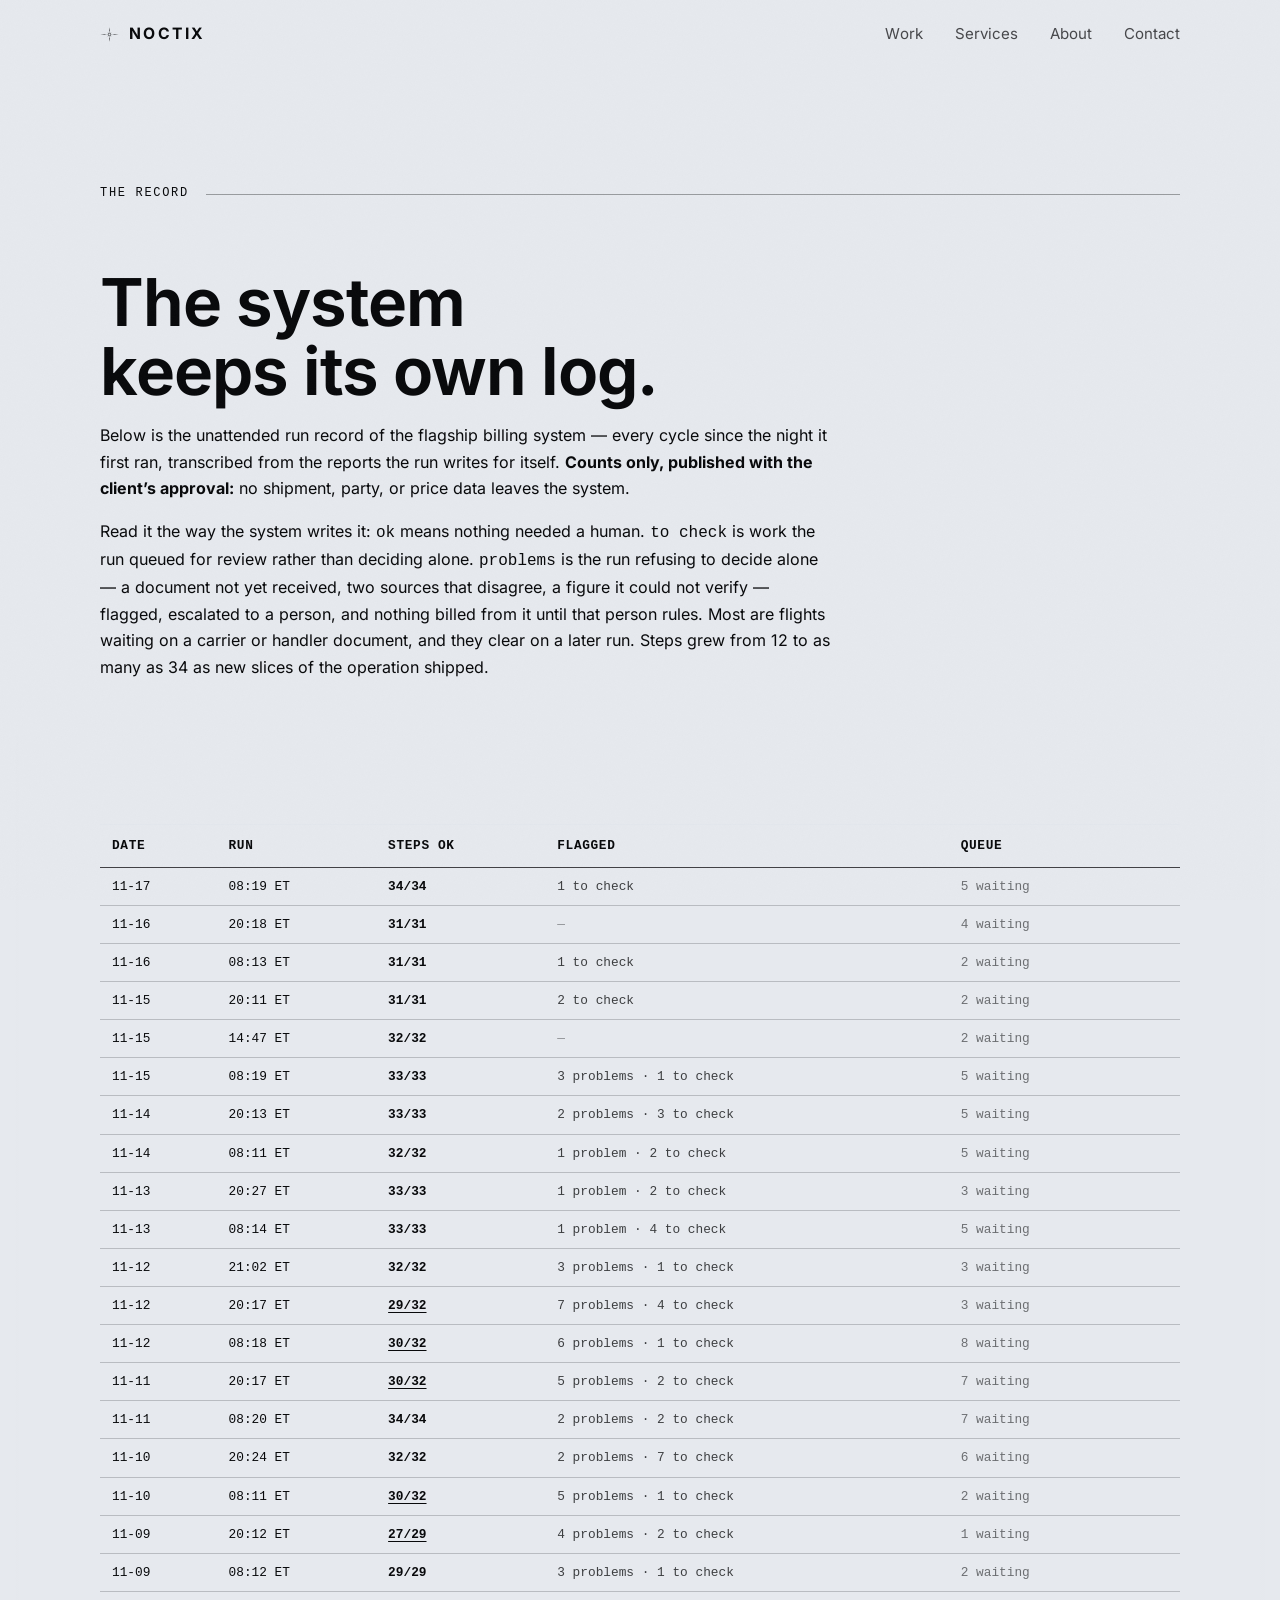
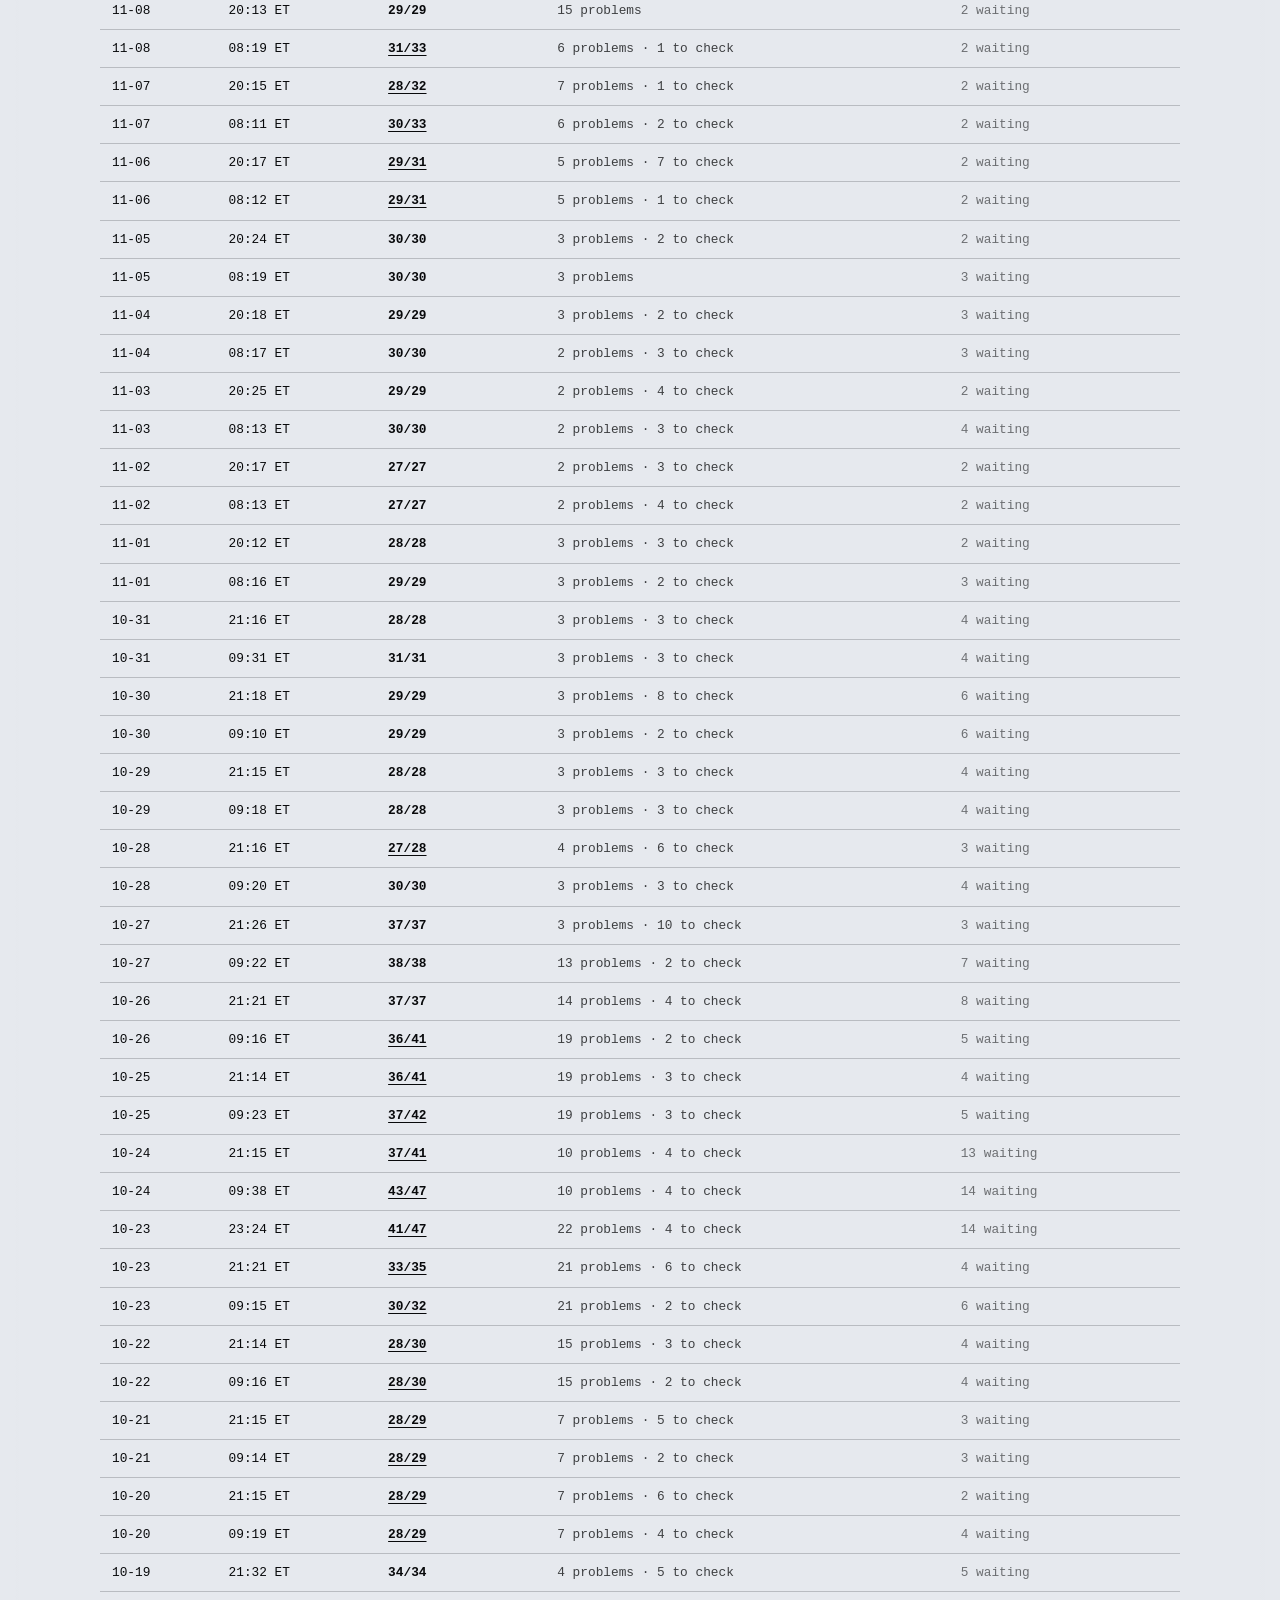
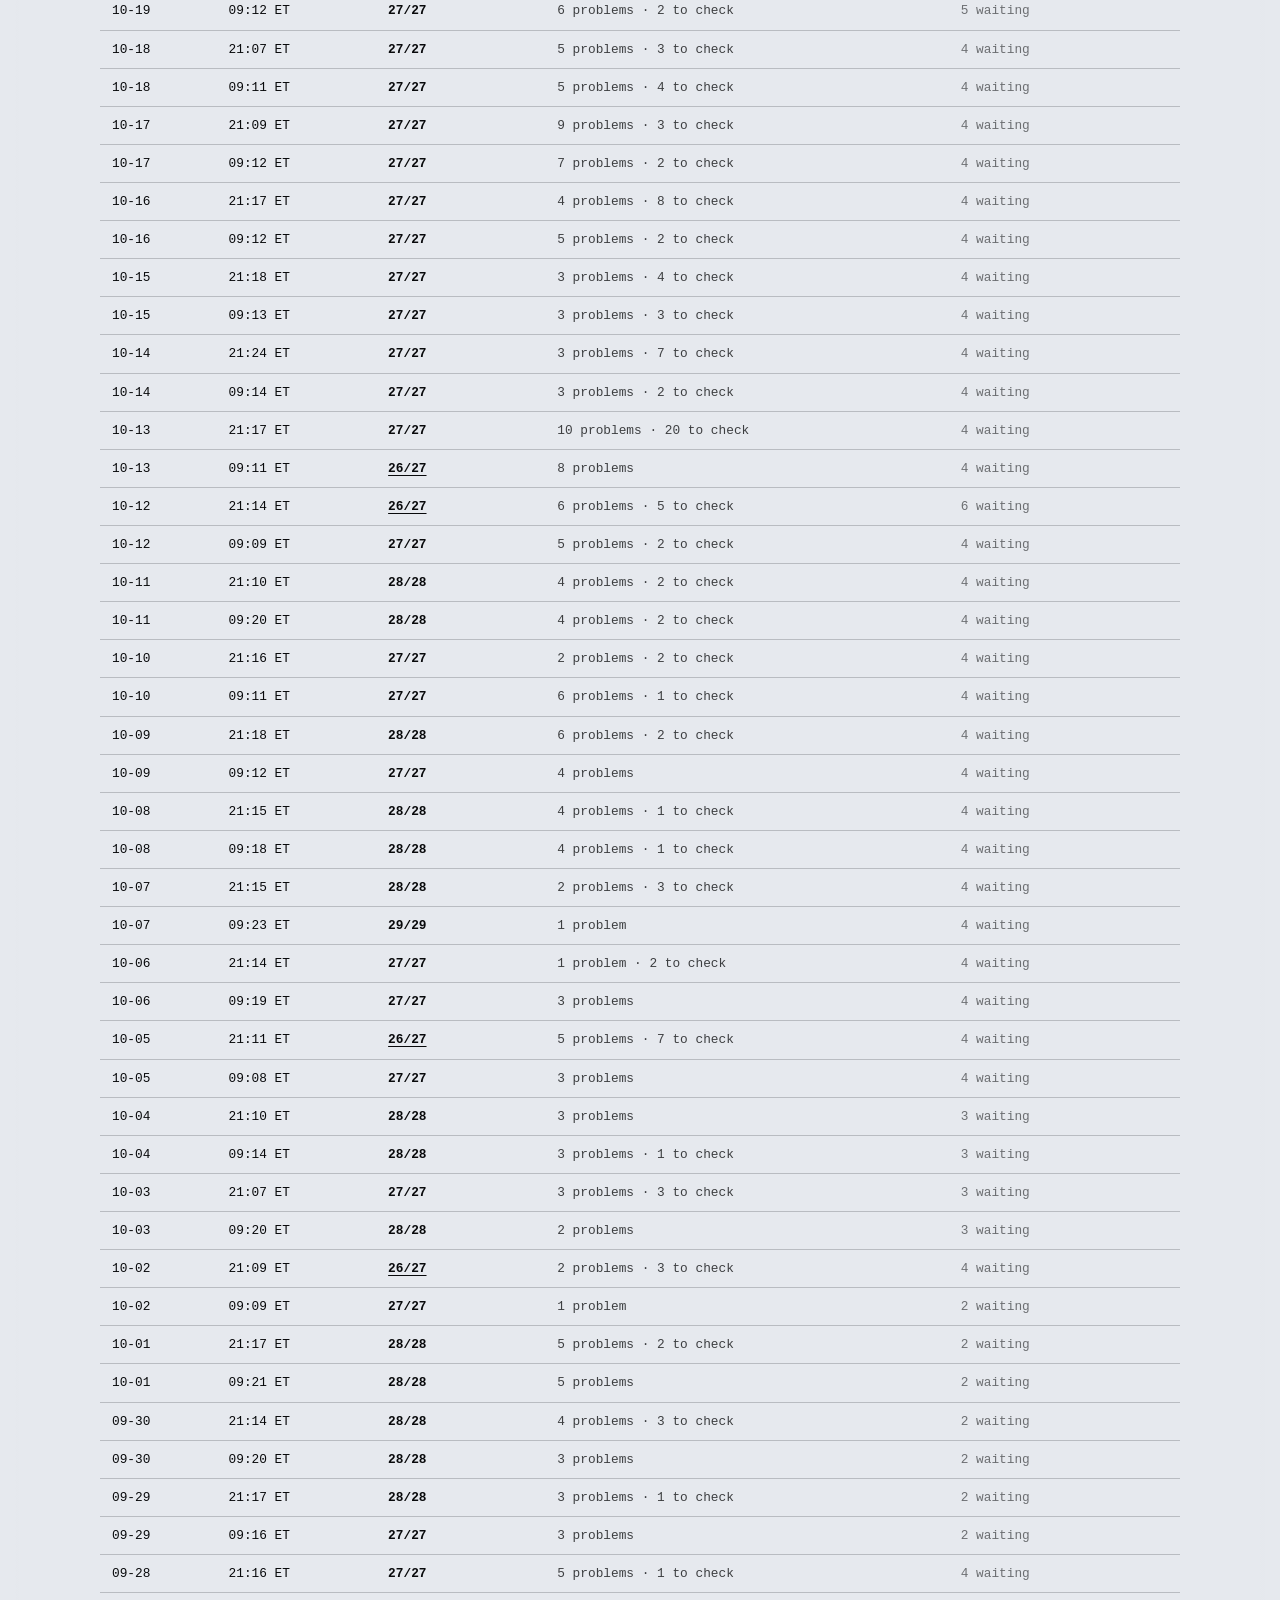
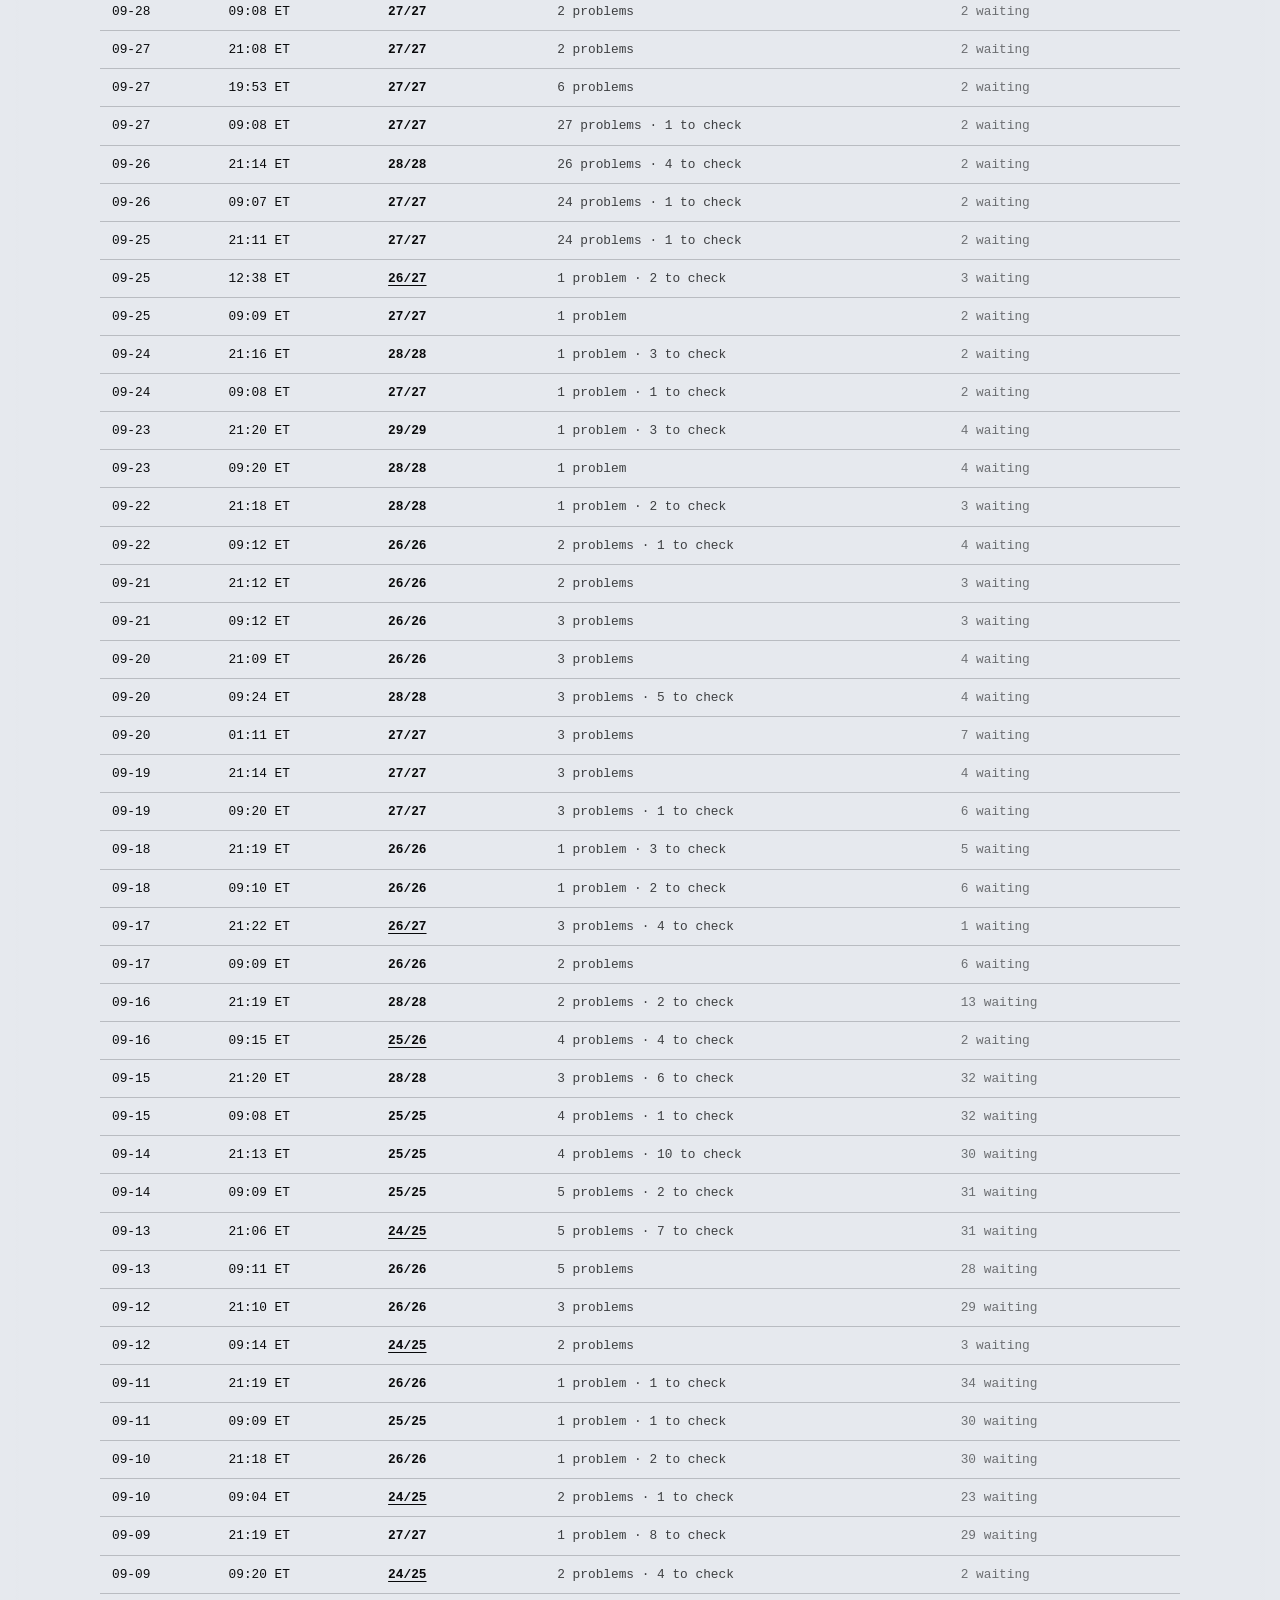
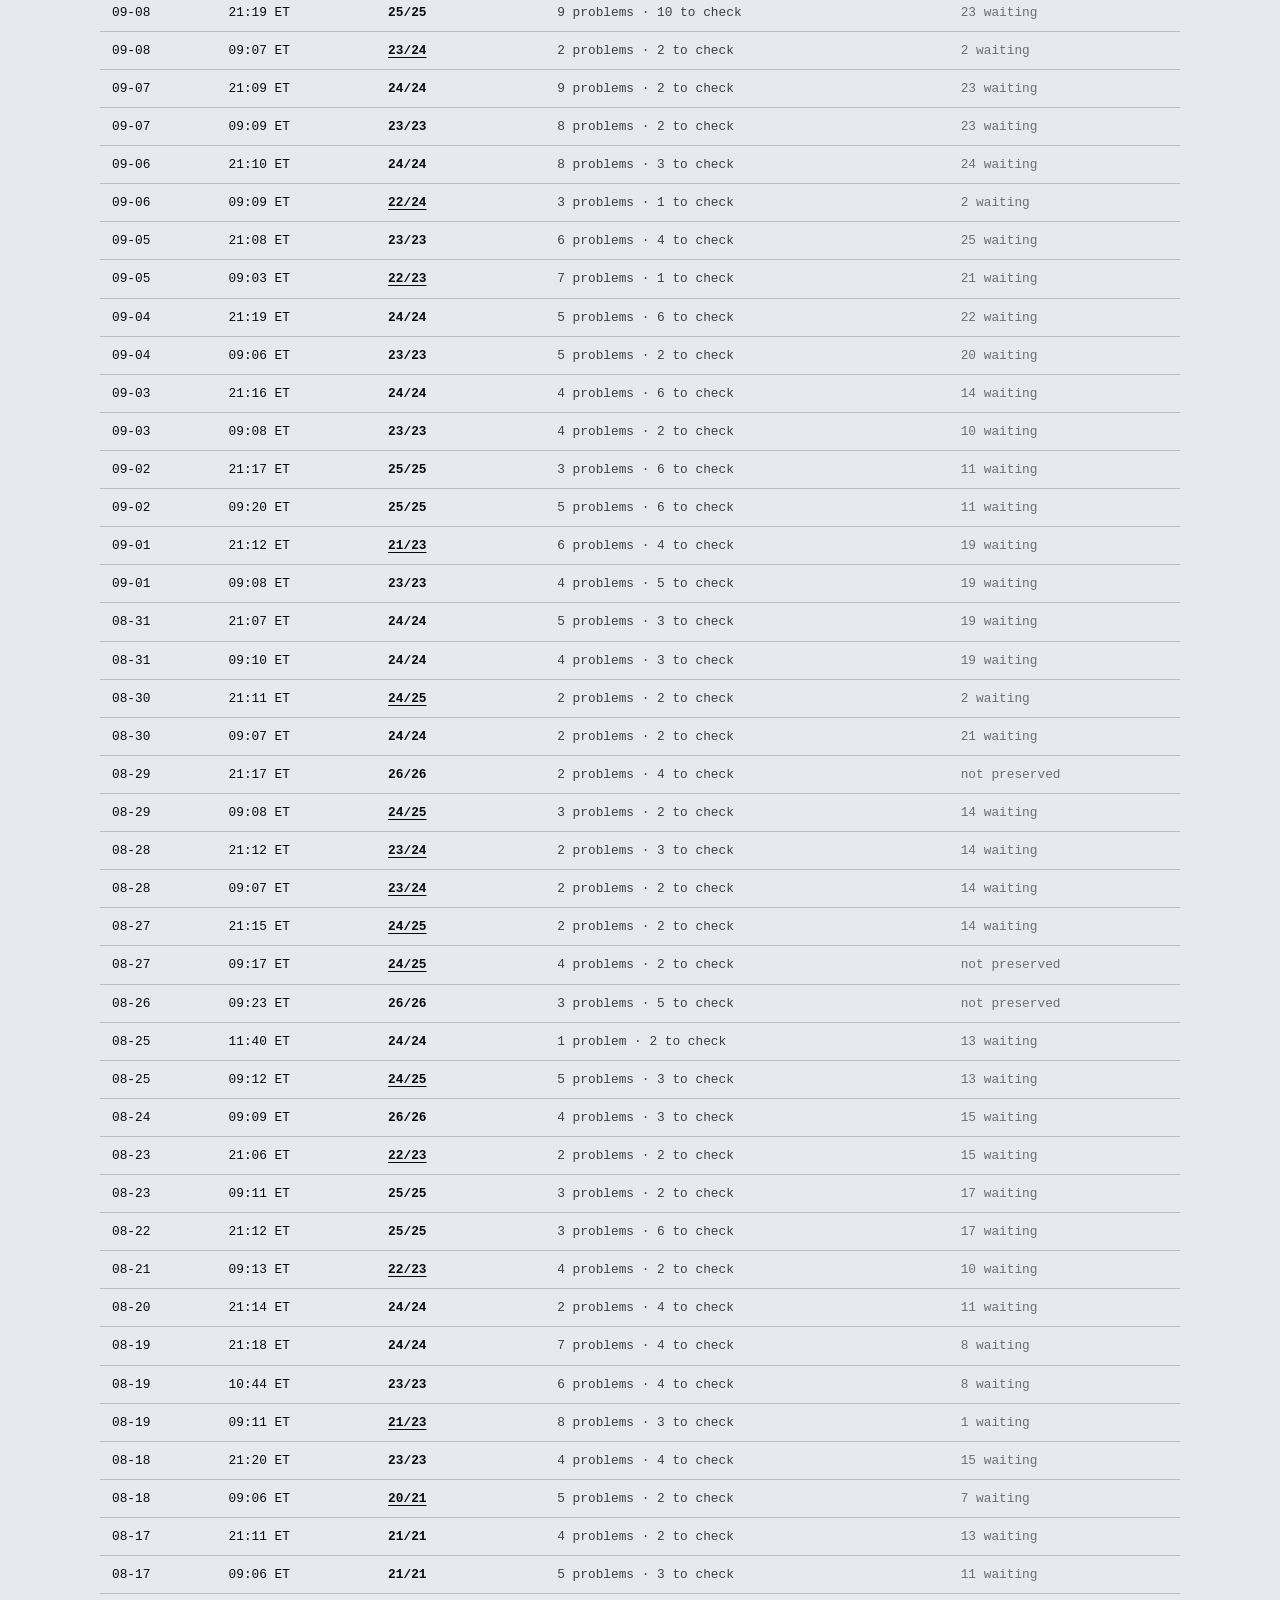
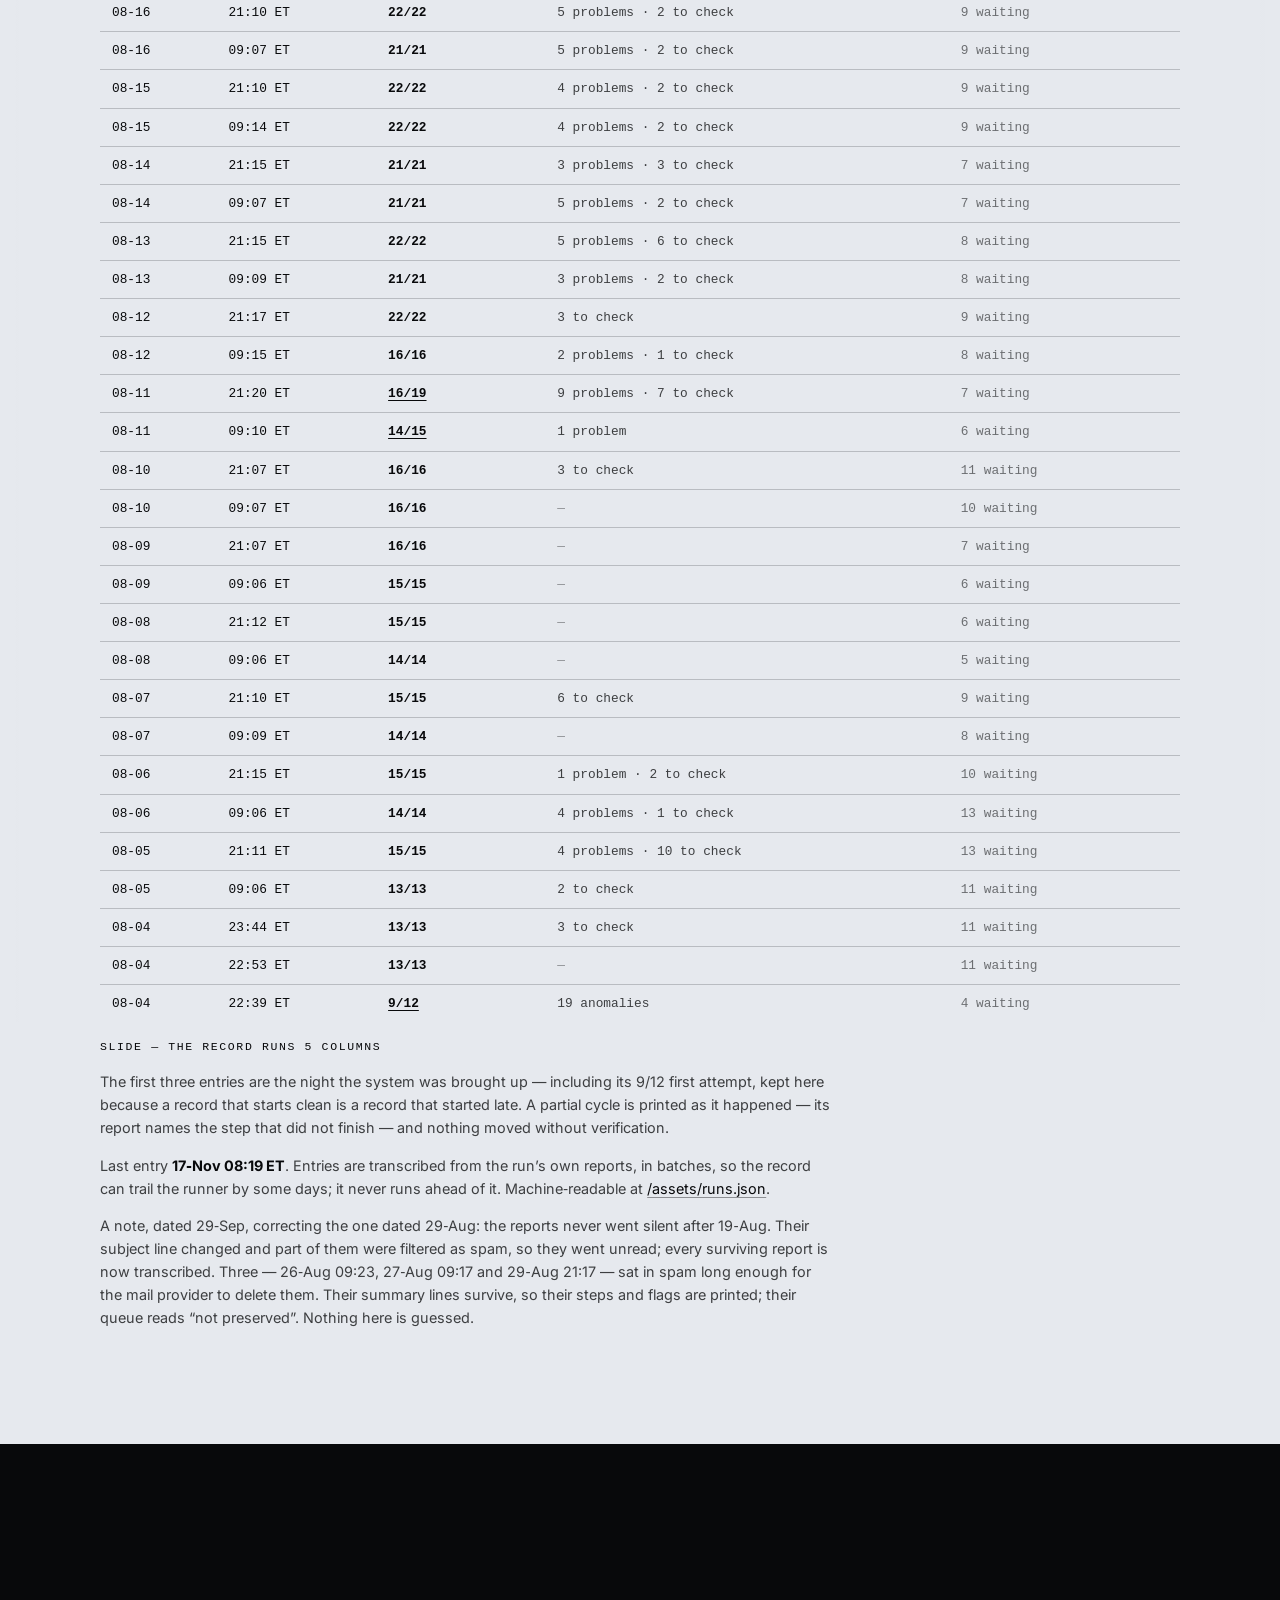
<file: runs.html>
<!DOCTYPE html>
<html lang="en">
<head>
  <meta charset="utf-8">
  <meta name="viewport" content="width=device-width, initial-scale=1">
  <title>The record — Noctix</title>
  <meta name="description" content="The unattended run record of the flagship billing system — appended after every cycle, counts only, published with the client's approval.">
  <link rel="canonical" href="https://noctix.dev/runs.html">
  <meta property="og:title" content="The record — Noctix">
  <meta property="og:description" content="The system keeps its own log: every unattended cycle, appended as it happens.">
  <meta property="og:url" content="https://noctix.dev/runs.html">
  <meta property="og:type" content="website">
  <meta property="og:image" content="https://noctix.dev/assets/og.jpg">
  <meta name="twitter:card" content="summary_large_image">
  <meta name="theme-color" content="#08090b">
  <link rel="icon" type="image/svg+xml" href="/assets/favicon.svg">
  <link rel="preload" as="font" type="font/woff2" href="/assets/fonts/inter-latin.woff2" crossorigin>
  <link rel="preload" as="font" type="font/woff2" href="/assets/fonts/instrument-serif-latin.woff2" crossorigin>
  <script>(function(d){var r=d.documentElement;r.className+=' has-js';
  var bail=function(){r.className+=' js-bailout'};
  var b=setTimeout(bail,2500);r.__nx=function(){clearTimeout(b)};
  addEventListener('error',function(e){var t=e.target;
  if(t&&t.tagName==='SCRIPT')bail()},true);
  addEventListener('pagereveal',function(e){
  if(e.viewTransition)r.className+=' vt-nav'})})(document);</script>
  <link rel="stylesheet" href="/assets/style.css">
  <script type="speculationrules">{"prefetch":[{"where":{"href_matches":"/*"},"eagerness":"moderate"}]}</script>
</head>
<body class="starfield">
  <a class="skip-link" href="#main">Skip to content</a>

  <header class="masthead">
    <div class="shell">
      <a class="mark" href="/" aria-label="Noctix — home">
        <svg width="19" height="19" xmlns="http://www.w3.org/2000/svg" viewBox="0 0 64 64" fill="currentColor" aria-hidden="true"><g><path d="M63.00 32.00Q55.99 32.64 48.97 33.01Q43.00 32.20 37.00 32.00Q43.00 31.80 48.97 30.99Q55.99 31.36 63.00 32.00Z"/><path d="M1.00 32.00Q8.01 31.36 15.03 30.99Q21.00 31.80 27.00 32.00Q21.00 32.20 15.03 33.01Q8.01 32.64 1.00 32.00Z"/><path d="M32.00 7.50Q32.63 13.01 32.99 18.54Q32.20 22.75 32.00 27.00Q31.80 22.75 31.01 18.54Q31.37 13.01 32.00 7.50Z"/><path d="M32.00 56.50Q31.37 50.99 31.01 45.46Q31.80 41.25 32.00 37.00Q32.20 41.25 32.99 45.46Q32.63 50.99 32.00 56.50Z"/><path d="M41.90 22.10L35.52 29.04L34.96 28.48Z"/><path d="M41.90 41.90L34.96 35.52L35.52 34.96Z"/><path d="M22.10 41.90L28.48 34.96L29.04 35.52Z"/><path d="M22.10 22.10L29.04 28.48L28.48 29.04Z"/><path d="M35.83 22.76L33.98 27.85L33.54 27.66Z"/><path d="M41.24 28.17L36.34 30.46L36.15 30.02Z"/><path d="M41.24 35.83L36.15 33.98L36.34 33.54Z"/><path d="M35.83 41.24L33.54 36.34L33.98 36.15Z"/><path d="M28.17 41.24L30.02 36.15L30.46 36.34Z"/><path d="M22.76 35.83L27.66 33.54L27.85 33.98Z"/><path d="M22.76 28.17L27.85 30.02L27.66 30.46Z"/><path d="M28.17 22.76L30.46 27.66L30.02 27.85Z"/></g><circle cx="32" cy="32" r="4.3" fill="none" stroke="currentColor" stroke-width="1.9"/></svg>
        <span class="wordmark">NOCTIX</span>
      </a>
      <nav class="nav" aria-label="Main">
        <a href="/work.html"><span class="roll" aria-hidden="true"><span class="roll-a"><span style="--l:0">W</span><span style="--l:1">o</span><span style="--l:2">r</span><span style="--l:3">k</span></span><span class="roll-b"><span style="--l:0">W</span><span style="--l:1">o</span><span style="--l:2">r</span><span style="--l:3">k</span></span></span><span class="sr-only">Work</span></a>
        <a href="/services.html"><span class="roll" aria-hidden="true"><span class="roll-a"><span style="--l:0">S</span><span style="--l:1">e</span><span style="--l:2">r</span><span style="--l:3">v</span><span style="--l:4">i</span><span style="--l:5">c</span><span style="--l:6">e</span><span style="--l:7">s</span></span><span class="roll-b"><span style="--l:0">S</span><span style="--l:1">e</span><span style="--l:2">r</span><span style="--l:3">v</span><span style="--l:4">i</span><span style="--l:5">c</span><span style="--l:6">e</span><span style="--l:7">s</span></span></span><span class="sr-only">Services</span></a>
        <a href="/about.html"><span class="roll" aria-hidden="true"><span class="roll-a"><span style="--l:0">A</span><span style="--l:1">b</span><span style="--l:2">o</span><span style="--l:3">u</span><span style="--l:4">t</span></span><span class="roll-b"><span style="--l:0">A</span><span style="--l:1">b</span><span style="--l:2">o</span><span style="--l:3">u</span><span style="--l:4">t</span></span></span><span class="sr-only">About</span></a>
        <a href="/contact.html"><span class="roll" aria-hidden="true"><span class="roll-a"><span style="--l:0">C</span><span style="--l:1">o</span><span style="--l:2">n</span><span style="--l:3">t</span><span style="--l:4">a</span><span style="--l:5">c</span><span style="--l:6">t</span></span><span class="roll-b"><span style="--l:0">C</span><span style="--l:1">o</span><span style="--l:2">n</span><span style="--l:3">t</span><span style="--l:4">a</span><span style="--l:5">c</span><span style="--l:6">t</span></span></span><span class="sr-only">Contact</span></a>
      </nav>
    </div>
  </header>

  <main id="main">
    <!-- The whole page is one print scene: the system's own log, a
         document under the work lamp. Rendered static from
         /assets/runs.json so a visitor without JS reads the complete
         record; entries are transcribed from the run's own reports, in
         batches. -->
    <section class="print" data-nav-flip style="min-height:100svh">
      <div class="shell">
        <p class="chapter">The record</p>
        <div class="print-head">
          <h2>The system keeps its own log.</h2>
          <p>Below is the unattended run record of the flagship billing system — every cycle since the night it first ran, transcribed from the reports the run writes for itself. <strong>Counts only, published with the client’s approval:</strong> no shipment, party, or price data leaves the system.</p>
          <p>Read it the way the system writes it: <code>ok</code> means nothing needed a human. <code>to check</code> is work the run queued for review rather than deciding alone. <code>problems</code> is the run refusing to decide alone — a document not yet received, two sources that disagree, a figure it could not verify — flagged, escalated to a person, and nothing billed from it until that person rules. Most are flights waiting on a carrier or handler document, and they clear on a later run. Steps grew from 12 to as many as 34 as new slices of the operation shipped.</p>
        </div>

        <div class="ledger-wrap" tabindex="0" role="region" aria-label="Run record, newest first">
          <table class="ledger record">
            <thead><tr><th>DATE</th><th>RUN</th><th>STEPS OK</th><th>FLAGGED</th><th>QUEUE</th></tr></thead>
            <tbody>
<tr data-status="check"><td class="rd">11‑17</td><td>08:19 ET</td><td class="rs">34/34</td><td class="rf">1 to check</td><td class="rw">5 waiting</td></tr>
<tr data-status="ok"><td class="rd">11‑16</td><td>20:18 ET</td><td class="rs">31/31</td><td class="rf">—</td><td class="rw">4 waiting</td></tr>
<tr data-status="check"><td class="rd">11‑16</td><td>08:13 ET</td><td class="rs">31/31</td><td class="rf">1 to check</td><td class="rw">2 waiting</td></tr>
<tr data-status="check"><td class="rd">11‑15</td><td>20:11 ET</td><td class="rs">31/31</td><td class="rf">2 to check</td><td class="rw">2 waiting</td></tr>
<tr data-status="ok"><td class="rd">11‑15</td><td>14:47 ET</td><td class="rs">32/32</td><td class="rf">—</td><td class="rw">2 waiting</td></tr>
<tr data-status="flagged"><td class="rd">11‑15</td><td>08:19 ET</td><td class="rs">33/33</td><td class="rf">3 problems · 1 to check</td><td class="rw">5 waiting</td></tr>
<tr data-status="flagged"><td class="rd">11‑14</td><td>20:13 ET</td><td class="rs">33/33</td><td class="rf">2 problems · 3 to check</td><td class="rw">5 waiting</td></tr>
<tr data-status="flagged"><td class="rd">11‑14</td><td>08:11 ET</td><td class="rs">32/32</td><td class="rf">1 problem · 2 to check</td><td class="rw">5 waiting</td></tr>
<tr data-status="flagged"><td class="rd">11‑13</td><td>20:27 ET</td><td class="rs">33/33</td><td class="rf">1 problem · 2 to check</td><td class="rw">3 waiting</td></tr>
<tr data-status="flagged"><td class="rd">11‑13</td><td>08:14 ET</td><td class="rs">33/33</td><td class="rf">1 problem · 4 to check</td><td class="rw">5 waiting</td></tr>
<tr data-status="flagged"><td class="rd">11‑12</td><td>21:02 ET</td><td class="rs">32/32</td><td class="rf">3 problems · 1 to check</td><td class="rw">3 waiting</td></tr>
<tr data-status="flagged"><td class="rd">11‑12</td><td>20:17 ET</td><td class="rs part">29/32</td><td class="rf">7 problems · 4 to check</td><td class="rw">3 waiting</td></tr>
<tr data-status="flagged"><td class="rd">11‑12</td><td>08:18 ET</td><td class="rs part">30/32</td><td class="rf">6 problems · 1 to check</td><td class="rw">8 waiting</td></tr>
<tr data-status="flagged"><td class="rd">11‑11</td><td>20:17 ET</td><td class="rs part">30/32</td><td class="rf">5 problems · 2 to check</td><td class="rw">7 waiting</td></tr>
<tr data-status="flagged"><td class="rd">11‑11</td><td>08:20 ET</td><td class="rs">34/34</td><td class="rf">2 problems · 2 to check</td><td class="rw">7 waiting</td></tr>
<tr data-status="flagged"><td class="rd">11‑10</td><td>20:24 ET</td><td class="rs">32/32</td><td class="rf">2 problems · 7 to check</td><td class="rw">6 waiting</td></tr>
<tr data-status="flagged"><td class="rd">11‑10</td><td>08:11 ET</td><td class="rs part">30/32</td><td class="rf">5 problems · 1 to check</td><td class="rw">2 waiting</td></tr>
<tr data-status="flagged"><td class="rd">11‑09</td><td>20:12 ET</td><td class="rs part">27/29</td><td class="rf">4 problems · 2 to check</td><td class="rw">1 waiting</td></tr>
<tr data-status="flagged"><td class="rd">11‑09</td><td>08:12 ET</td><td class="rs">29/29</td><td class="rf">3 problems · 1 to check</td><td class="rw">2 waiting</td></tr>
<tr data-status="flagged"><td class="rd">11‑08</td><td>20:13 ET</td><td class="rs">29/29</td><td class="rf">15 problems</td><td class="rw">2 waiting</td></tr>
<tr data-status="flagged"><td class="rd">11‑08</td><td>08:19 ET</td><td class="rs part">31/33</td><td class="rf">6 problems · 1 to check</td><td class="rw">2 waiting</td></tr>
<tr data-status="flagged"><td class="rd">11‑07</td><td>20:15 ET</td><td class="rs part">28/32</td><td class="rf">7 problems · 1 to check</td><td class="rw">2 waiting</td></tr>
<tr data-status="flagged"><td class="rd">11‑07</td><td>08:11 ET</td><td class="rs part">30/33</td><td class="rf">6 problems · 2 to check</td><td class="rw">2 waiting</td></tr>
<tr data-status="flagged"><td class="rd">11‑06</td><td>20:17 ET</td><td class="rs part">29/31</td><td class="rf">5 problems · 7 to check</td><td class="rw">2 waiting</td></tr>
<tr data-status="flagged"><td class="rd">11‑06</td><td>08:12 ET</td><td class="rs part">29/31</td><td class="rf">5 problems · 1 to check</td><td class="rw">2 waiting</td></tr>
<tr data-status="flagged"><td class="rd">11‑05</td><td>20:24 ET</td><td class="rs">30/30</td><td class="rf">3 problems · 2 to check</td><td class="rw">2 waiting</td></tr>
<tr data-status="flagged"><td class="rd">11‑05</td><td>08:19 ET</td><td class="rs">30/30</td><td class="rf">3 problems</td><td class="rw">3 waiting</td></tr>
<tr data-status="flagged"><td class="rd">11‑04</td><td>20:18 ET</td><td class="rs">29/29</td><td class="rf">3 problems · 2 to check</td><td class="rw">3 waiting</td></tr>
<tr data-status="flagged"><td class="rd">11‑04</td><td>08:17 ET</td><td class="rs">30/30</td><td class="rf">2 problems · 3 to check</td><td class="rw">3 waiting</td></tr>
<tr data-status="flagged"><td class="rd">11‑03</td><td>20:25 ET</td><td class="rs">29/29</td><td class="rf">2 problems · 4 to check</td><td class="rw">2 waiting</td></tr>
<tr data-status="flagged"><td class="rd">11‑03</td><td>08:13 ET</td><td class="rs">30/30</td><td class="rf">2 problems · 3 to check</td><td class="rw">4 waiting</td></tr>
<tr data-status="flagged"><td class="rd">11‑02</td><td>20:17 ET</td><td class="rs">27/27</td><td class="rf">2 problems · 3 to check</td><td class="rw">2 waiting</td></tr>
<tr data-status="flagged"><td class="rd">11‑02</td><td>08:13 ET</td><td class="rs">27/27</td><td class="rf">2 problems · 4 to check</td><td class="rw">2 waiting</td></tr>
<tr data-status="flagged"><td class="rd">11‑01</td><td>20:12 ET</td><td class="rs">28/28</td><td class="rf">3 problems · 3 to check</td><td class="rw">2 waiting</td></tr>
<tr data-status="flagged"><td class="rd">11‑01</td><td>08:16 ET</td><td class="rs">29/29</td><td class="rf">3 problems · 2 to check</td><td class="rw">3 waiting</td></tr>
<tr data-status="flagged"><td class="rd">10‑31</td><td>21:16 ET</td><td class="rs">28/28</td><td class="rf">3 problems · 3 to check</td><td class="rw">4 waiting</td></tr>
<tr data-status="flagged"><td class="rd">10‑31</td><td>09:31 ET</td><td class="rs">31/31</td><td class="rf">3 problems · 3 to check</td><td class="rw">4 waiting</td></tr>
<tr data-status="flagged"><td class="rd">10‑30</td><td>21:18 ET</td><td class="rs">29/29</td><td class="rf">3 problems · 8 to check</td><td class="rw">6 waiting</td></tr>
<tr data-status="flagged"><td class="rd">10‑30</td><td>09:10 ET</td><td class="rs">29/29</td><td class="rf">3 problems · 2 to check</td><td class="rw">6 waiting</td></tr>
<tr data-status="flagged"><td class="rd">10‑29</td><td>21:15 ET</td><td class="rs">28/28</td><td class="rf">3 problems · 3 to check</td><td class="rw">4 waiting</td></tr>
<tr data-status="flagged"><td class="rd">10‑29</td><td>09:18 ET</td><td class="rs">28/28</td><td class="rf">3 problems · 3 to check</td><td class="rw">4 waiting</td></tr>
<tr data-status="flagged"><td class="rd">10‑28</td><td>21:16 ET</td><td class="rs part">27/28</td><td class="rf">4 problems · 6 to check</td><td class="rw">3 waiting</td></tr>
<tr data-status="flagged"><td class="rd">10‑28</td><td>09:20 ET</td><td class="rs">30/30</td><td class="rf">3 problems · 3 to check</td><td class="rw">4 waiting</td></tr>
<tr data-status="flagged"><td class="rd">10‑27</td><td>21:26 ET</td><td class="rs">37/37</td><td class="rf">3 problems · 10 to check</td><td class="rw">3 waiting</td></tr>
<tr data-status="flagged"><td class="rd">10‑27</td><td>09:22 ET</td><td class="rs">38/38</td><td class="rf">13 problems · 2 to check</td><td class="rw">7 waiting</td></tr>
<tr data-status="flagged"><td class="rd">10‑26</td><td>21:21 ET</td><td class="rs">37/37</td><td class="rf">14 problems · 4 to check</td><td class="rw">8 waiting</td></tr>
<tr data-status="flagged"><td class="rd">10‑26</td><td>09:16 ET</td><td class="rs part">36/41</td><td class="rf">19 problems · 2 to check</td><td class="rw">5 waiting</td></tr>
<tr data-status="flagged"><td class="rd">10‑25</td><td>21:14 ET</td><td class="rs part">36/41</td><td class="rf">19 problems · 3 to check</td><td class="rw">4 waiting</td></tr>
<tr data-status="flagged"><td class="rd">10‑25</td><td>09:23 ET</td><td class="rs part">37/42</td><td class="rf">19 problems · 3 to check</td><td class="rw">5 waiting</td></tr>
<tr data-status="flagged"><td class="rd">10‑24</td><td>21:15 ET</td><td class="rs part">37/41</td><td class="rf">10 problems · 4 to check</td><td class="rw">13 waiting</td></tr>
<tr data-status="flagged"><td class="rd">10‑24</td><td>09:38 ET</td><td class="rs part">43/47</td><td class="rf">10 problems · 4 to check</td><td class="rw">14 waiting</td></tr>
<tr data-status="flagged"><td class="rd">10‑23</td><td>23:24 ET</td><td class="rs part">41/47</td><td class="rf">22 problems · 4 to check</td><td class="rw">14 waiting</td></tr>
<tr data-status="flagged"><td class="rd">10‑23</td><td>21:21 ET</td><td class="rs part">33/35</td><td class="rf">21 problems · 6 to check</td><td class="rw">4 waiting</td></tr>
<tr data-status="flagged"><td class="rd">10‑23</td><td>09:15 ET</td><td class="rs part">30/32</td><td class="rf">21 problems · 2 to check</td><td class="rw">6 waiting</td></tr>
<tr data-status="flagged"><td class="rd">10‑22</td><td>21:14 ET</td><td class="rs part">28/30</td><td class="rf">15 problems · 3 to check</td><td class="rw">4 waiting</td></tr>
<tr data-status="flagged"><td class="rd">10‑22</td><td>09:16 ET</td><td class="rs part">28/30</td><td class="rf">15 problems · 2 to check</td><td class="rw">4 waiting</td></tr>
<tr data-status="flagged"><td class="rd">10‑21</td><td>21:15 ET</td><td class="rs part">28/29</td><td class="rf">7 problems · 5 to check</td><td class="rw">3 waiting</td></tr>
<tr data-status="flagged"><td class="rd">10‑21</td><td>09:14 ET</td><td class="rs part">28/29</td><td class="rf">7 problems · 2 to check</td><td class="rw">3 waiting</td></tr>
<tr data-status="flagged"><td class="rd">10‑20</td><td>21:15 ET</td><td class="rs part">28/29</td><td class="rf">7 problems · 6 to check</td><td class="rw">2 waiting</td></tr>
<tr data-status="flagged"><td class="rd">10‑20</td><td>09:19 ET</td><td class="rs part">28/29</td><td class="rf">7 problems · 4 to check</td><td class="rw">4 waiting</td></tr>
<tr data-status="flagged"><td class="rd">10‑19</td><td>21:32 ET</td><td class="rs">34/34</td><td class="rf">4 problems · 5 to check</td><td class="rw">5 waiting</td></tr>
<tr data-status="flagged"><td class="rd">10‑19</td><td>09:12 ET</td><td class="rs">27/27</td><td class="rf">6 problems · 2 to check</td><td class="rw">5 waiting</td></tr>
<tr data-status="flagged"><td class="rd">10‑18</td><td>21:07 ET</td><td class="rs">27/27</td><td class="rf">5 problems · 3 to check</td><td class="rw">4 waiting</td></tr>
<tr data-status="flagged"><td class="rd">10‑18</td><td>09:11 ET</td><td class="rs">27/27</td><td class="rf">5 problems · 4 to check</td><td class="rw">4 waiting</td></tr>
<tr data-status="flagged"><td class="rd">10‑17</td><td>21:09 ET</td><td class="rs">27/27</td><td class="rf">9 problems · 3 to check</td><td class="rw">4 waiting</td></tr>
<tr data-status="flagged"><td class="rd">10‑17</td><td>09:12 ET</td><td class="rs">27/27</td><td class="rf">7 problems · 2 to check</td><td class="rw">4 waiting</td></tr>
<tr data-status="flagged"><td class="rd">10‑16</td><td>21:17 ET</td><td class="rs">27/27</td><td class="rf">4 problems · 8 to check</td><td class="rw">4 waiting</td></tr>
<tr data-status="flagged"><td class="rd">10‑16</td><td>09:12 ET</td><td class="rs">27/27</td><td class="rf">5 problems · 2 to check</td><td class="rw">4 waiting</td></tr>
<tr data-status="flagged"><td class="rd">10‑15</td><td>21:18 ET</td><td class="rs">27/27</td><td class="rf">3 problems · 4 to check</td><td class="rw">4 waiting</td></tr>
<tr data-status="flagged"><td class="rd">10‑15</td><td>09:13 ET</td><td class="rs">27/27</td><td class="rf">3 problems · 3 to check</td><td class="rw">4 waiting</td></tr>
<tr data-status="flagged"><td class="rd">10‑14</td><td>21:24 ET</td><td class="rs">27/27</td><td class="rf">3 problems · 7 to check</td><td class="rw">4 waiting</td></tr>
<tr data-status="flagged"><td class="rd">10‑14</td><td>09:14 ET</td><td class="rs">27/27</td><td class="rf">3 problems · 2 to check</td><td class="rw">4 waiting</td></tr>
<tr data-status="flagged"><td class="rd">10‑13</td><td>21:17 ET</td><td class="rs">27/27</td><td class="rf">10 problems · 20 to check</td><td class="rw">4 waiting</td></tr>
<tr data-status="flagged"><td class="rd">10‑13</td><td>09:11 ET</td><td class="rs part">26/27</td><td class="rf">8 problems</td><td class="rw">4 waiting</td></tr>
<tr data-status="flagged"><td class="rd">10‑12</td><td>21:14 ET</td><td class="rs part">26/27</td><td class="rf">6 problems · 5 to check</td><td class="rw">6 waiting</td></tr>
<tr data-status="flagged"><td class="rd">10‑12</td><td>09:09 ET</td><td class="rs">27/27</td><td class="rf">5 problems · 2 to check</td><td class="rw">4 waiting</td></tr>
<tr data-status="flagged"><td class="rd">10‑11</td><td>21:10 ET</td><td class="rs">28/28</td><td class="rf">4 problems · 2 to check</td><td class="rw">4 waiting</td></tr>
<tr data-status="flagged"><td class="rd">10‑11</td><td>09:20 ET</td><td class="rs">28/28</td><td class="rf">4 problems · 2 to check</td><td class="rw">4 waiting</td></tr>
<tr data-status="flagged"><td class="rd">10‑10</td><td>21:16 ET</td><td class="rs">27/27</td><td class="rf">2 problems · 2 to check</td><td class="rw">4 waiting</td></tr>
<tr data-status="flagged"><td class="rd">10‑10</td><td>09:11 ET</td><td class="rs">27/27</td><td class="rf">6 problems · 1 to check</td><td class="rw">4 waiting</td></tr>
<tr data-status="flagged"><td class="rd">10‑09</td><td>21:18 ET</td><td class="rs">28/28</td><td class="rf">6 problems · 2 to check</td><td class="rw">4 waiting</td></tr>
<tr data-status="flagged"><td class="rd">10‑09</td><td>09:12 ET</td><td class="rs">27/27</td><td class="rf">4 problems</td><td class="rw">4 waiting</td></tr>
<tr data-status="flagged"><td class="rd">10‑08</td><td>21:15 ET</td><td class="rs">28/28</td><td class="rf">4 problems · 1 to check</td><td class="rw">4 waiting</td></tr>
<tr data-status="flagged"><td class="rd">10‑08</td><td>09:18 ET</td><td class="rs">28/28</td><td class="rf">4 problems · 1 to check</td><td class="rw">4 waiting</td></tr>
<tr data-status="flagged"><td class="rd">10‑07</td><td>21:15 ET</td><td class="rs">28/28</td><td class="rf">2 problems · 3 to check</td><td class="rw">4 waiting</td></tr>
<tr data-status="flagged"><td class="rd">10‑07</td><td>09:23 ET</td><td class="rs">29/29</td><td class="rf">1 problem</td><td class="rw">4 waiting</td></tr>
<tr data-status="flagged"><td class="rd">10‑06</td><td>21:14 ET</td><td class="rs">27/27</td><td class="rf">1 problem · 2 to check</td><td class="rw">4 waiting</td></tr>
<tr data-status="flagged"><td class="rd">10‑06</td><td>09:19 ET</td><td class="rs">27/27</td><td class="rf">3 problems</td><td class="rw">4 waiting</td></tr>
<tr data-status="flagged"><td class="rd">10‑05</td><td>21:11 ET</td><td class="rs part">26/27</td><td class="rf">5 problems · 7 to check</td><td class="rw">4 waiting</td></tr>
<tr data-status="flagged"><td class="rd">10‑05</td><td>09:08 ET</td><td class="rs">27/27</td><td class="rf">3 problems</td><td class="rw">4 waiting</td></tr>
<tr data-status="flagged"><td class="rd">10‑04</td><td>21:10 ET</td><td class="rs">28/28</td><td class="rf">3 problems</td><td class="rw">3 waiting</td></tr>
<tr data-status="flagged"><td class="rd">10‑04</td><td>09:14 ET</td><td class="rs">28/28</td><td class="rf">3 problems · 1 to check</td><td class="rw">3 waiting</td></tr>
<tr data-status="flagged"><td class="rd">10‑03</td><td>21:07 ET</td><td class="rs">27/27</td><td class="rf">3 problems · 3 to check</td><td class="rw">3 waiting</td></tr>
<tr data-status="flagged"><td class="rd">10‑03</td><td>09:20 ET</td><td class="rs">28/28</td><td class="rf">2 problems</td><td class="rw">3 waiting</td></tr>
<tr data-status="flagged"><td class="rd">10‑02</td><td>21:09 ET</td><td class="rs part">26/27</td><td class="rf">2 problems · 3 to check</td><td class="rw">4 waiting</td></tr>
<tr data-status="flagged"><td class="rd">10‑02</td><td>09:09 ET</td><td class="rs">27/27</td><td class="rf">1 problem</td><td class="rw">2 waiting</td></tr>
<tr data-status="flagged"><td class="rd">10‑01</td><td>21:17 ET</td><td class="rs">28/28</td><td class="rf">5 problems · 2 to check</td><td class="rw">2 waiting</td></tr>
<tr data-status="flagged"><td class="rd">10‑01</td><td>09:21 ET</td><td class="rs">28/28</td><td class="rf">5 problems</td><td class="rw">2 waiting</td></tr>
<tr data-status="flagged"><td class="rd">09‑30</td><td>21:14 ET</td><td class="rs">28/28</td><td class="rf">4 problems · 3 to check</td><td class="rw">2 waiting</td></tr>
<tr data-status="flagged"><td class="rd">09‑30</td><td>09:20 ET</td><td class="rs">28/28</td><td class="rf">3 problems</td><td class="rw">2 waiting</td></tr>
<tr data-status="flagged"><td class="rd">09‑29</td><td>21:17 ET</td><td class="rs">28/28</td><td class="rf">3 problems · 1 to check</td><td class="rw">2 waiting</td></tr>
<tr data-status="flagged"><td class="rd">09‑29</td><td>09:16 ET</td><td class="rs">27/27</td><td class="rf">3 problems</td><td class="rw">2 waiting</td></tr>
<tr data-status="flagged"><td class="rd">09‑28</td><td>21:16 ET</td><td class="rs">27/27</td><td class="rf">5 problems · 1 to check</td><td class="rw">4 waiting</td></tr>
<tr data-status="flagged"><td class="rd">09‑28</td><td>09:08 ET</td><td class="rs">27/27</td><td class="rf">2 problems</td><td class="rw">2 waiting</td></tr>
<tr data-status="flagged"><td class="rd">09‑27</td><td>21:08 ET</td><td class="rs">27/27</td><td class="rf">2 problems</td><td class="rw">2 waiting</td></tr>
<tr data-status="flagged"><td class="rd">09‑27</td><td>19:53 ET</td><td class="rs">27/27</td><td class="rf">6 problems</td><td class="rw">2 waiting</td></tr>
<tr data-status="flagged"><td class="rd">09‑27</td><td>09:08 ET</td><td class="rs">27/27</td><td class="rf">27 problems · 1 to check</td><td class="rw">2 waiting</td></tr>
<tr data-status="flagged"><td class="rd">09‑26</td><td>21:14 ET</td><td class="rs">28/28</td><td class="rf">26 problems · 4 to check</td><td class="rw">2 waiting</td></tr>
<tr data-status="flagged"><td class="rd">09‑26</td><td>09:07 ET</td><td class="rs">27/27</td><td class="rf">24 problems · 1 to check</td><td class="rw">2 waiting</td></tr>
<tr data-status="flagged"><td class="rd">09‑25</td><td>21:11 ET</td><td class="rs">27/27</td><td class="rf">24 problems · 1 to check</td><td class="rw">2 waiting</td></tr>
<tr data-status="flagged"><td class="rd">09‑25</td><td>12:38 ET</td><td class="rs part">26/27</td><td class="rf">1 problem · 2 to check</td><td class="rw">3 waiting</td></tr>
<tr data-status="flagged"><td class="rd">09‑25</td><td>09:09 ET</td><td class="rs">27/27</td><td class="rf">1 problem</td><td class="rw">2 waiting</td></tr>
<tr data-status="flagged"><td class="rd">09‑24</td><td>21:16 ET</td><td class="rs">28/28</td><td class="rf">1 problem · 3 to check</td><td class="rw">2 waiting</td></tr>
<tr data-status="flagged"><td class="rd">09‑24</td><td>09:08 ET</td><td class="rs">27/27</td><td class="rf">1 problem · 1 to check</td><td class="rw">2 waiting</td></tr>
<tr data-status="flagged"><td class="rd">09‑23</td><td>21:20 ET</td><td class="rs">29/29</td><td class="rf">1 problem · 3 to check</td><td class="rw">4 waiting</td></tr>
<tr data-status="flagged"><td class="rd">09‑23</td><td>09:20 ET</td><td class="rs">28/28</td><td class="rf">1 problem</td><td class="rw">4 waiting</td></tr>
<tr data-status="flagged"><td class="rd">09‑22</td><td>21:18 ET</td><td class="rs">28/28</td><td class="rf">1 problem · 2 to check</td><td class="rw">3 waiting</td></tr>
<tr data-status="flagged"><td class="rd">09‑22</td><td>09:12 ET</td><td class="rs">26/26</td><td class="rf">2 problems · 1 to check</td><td class="rw">4 waiting</td></tr>
<tr data-status="flagged"><td class="rd">09‑21</td><td>21:12 ET</td><td class="rs">26/26</td><td class="rf">2 problems</td><td class="rw">3 waiting</td></tr>
<tr data-status="flagged"><td class="rd">09‑21</td><td>09:12 ET</td><td class="rs">26/26</td><td class="rf">3 problems</td><td class="rw">3 waiting</td></tr>
<tr data-status="flagged"><td class="rd">09‑20</td><td>21:09 ET</td><td class="rs">26/26</td><td class="rf">3 problems</td><td class="rw">4 waiting</td></tr>
<tr data-status="flagged"><td class="rd">09‑20</td><td>09:24 ET</td><td class="rs">28/28</td><td class="rf">3 problems · 5 to check</td><td class="rw">4 waiting</td></tr>
<tr data-status="flagged"><td class="rd">09‑20</td><td>01:11 ET</td><td class="rs">27/27</td><td class="rf">3 problems</td><td class="rw">7 waiting</td></tr>
<tr data-status="flagged"><td class="rd">09‑19</td><td>21:14 ET</td><td class="rs">27/27</td><td class="rf">3 problems</td><td class="rw">4 waiting</td></tr>
<tr data-status="flagged"><td class="rd">09‑19</td><td>09:20 ET</td><td class="rs">27/27</td><td class="rf">3 problems · 1 to check</td><td class="rw">6 waiting</td></tr>
<tr data-status="flagged"><td class="rd">09‑18</td><td>21:19 ET</td><td class="rs">26/26</td><td class="rf">1 problem · 3 to check</td><td class="rw">5 waiting</td></tr>
<tr data-status="flagged"><td class="rd">09‑18</td><td>09:10 ET</td><td class="rs">26/26</td><td class="rf">1 problem · 2 to check</td><td class="rw">6 waiting</td></tr>
<tr data-status="flagged"><td class="rd">09‑17</td><td>21:22 ET</td><td class="rs part">26/27</td><td class="rf">3 problems · 4 to check</td><td class="rw">1 waiting</td></tr>
<tr data-status="flagged"><td class="rd">09‑17</td><td>09:09 ET</td><td class="rs">26/26</td><td class="rf">2 problems</td><td class="rw">6 waiting</td></tr>
<tr data-status="flagged"><td class="rd">09‑16</td><td>21:19 ET</td><td class="rs">28/28</td><td class="rf">2 problems · 2 to check</td><td class="rw">13 waiting</td></tr>
<tr data-status="flagged"><td class="rd">09‑16</td><td>09:15 ET</td><td class="rs part">25/26</td><td class="rf">4 problems · 4 to check</td><td class="rw">2 waiting</td></tr>
<tr data-status="flagged"><td class="rd">09‑15</td><td>21:20 ET</td><td class="rs">28/28</td><td class="rf">3 problems · 6 to check</td><td class="rw">32 waiting</td></tr>
<tr data-status="flagged"><td class="rd">09‑15</td><td>09:08 ET</td><td class="rs">25/25</td><td class="rf">4 problems · 1 to check</td><td class="rw">32 waiting</td></tr>
<tr data-status="flagged"><td class="rd">09‑14</td><td>21:13 ET</td><td class="rs">25/25</td><td class="rf">4 problems · 10 to check</td><td class="rw">30 waiting</td></tr>
<tr data-status="flagged"><td class="rd">09‑14</td><td>09:09 ET</td><td class="rs">25/25</td><td class="rf">5 problems · 2 to check</td><td class="rw">31 waiting</td></tr>
<tr data-status="flagged"><td class="rd">09‑13</td><td>21:06 ET</td><td class="rs part">24/25</td><td class="rf">5 problems · 7 to check</td><td class="rw">31 waiting</td></tr>
<tr data-status="flagged"><td class="rd">09‑13</td><td>09:11 ET</td><td class="rs">26/26</td><td class="rf">5 problems</td><td class="rw">28 waiting</td></tr>
<tr data-status="flagged"><td class="rd">09‑12</td><td>21:10 ET</td><td class="rs">26/26</td><td class="rf">3 problems</td><td class="rw">29 waiting</td></tr>
<tr data-status="flagged"><td class="rd">09‑12</td><td>09:14 ET</td><td class="rs part">24/25</td><td class="rf">2 problems</td><td class="rw">3 waiting</td></tr>
<tr data-status="flagged"><td class="rd">09‑11</td><td>21:19 ET</td><td class="rs">26/26</td><td class="rf">1 problem · 1 to check</td><td class="rw">34 waiting</td></tr>
<tr data-status="flagged"><td class="rd">09‑11</td><td>09:09 ET</td><td class="rs">25/25</td><td class="rf">1 problem · 1 to check</td><td class="rw">30 waiting</td></tr>
<tr data-status="flagged"><td class="rd">09‑10</td><td>21:18 ET</td><td class="rs">26/26</td><td class="rf">1 problem · 2 to check</td><td class="rw">30 waiting</td></tr>
<tr data-status="flagged"><td class="rd">09‑10</td><td>09:04 ET</td><td class="rs part">24/25</td><td class="rf">2 problems · 1 to check</td><td class="rw">23 waiting</td></tr>
<tr data-status="flagged"><td class="rd">09‑09</td><td>21:19 ET</td><td class="rs">27/27</td><td class="rf">1 problem · 8 to check</td><td class="rw">29 waiting</td></tr>
<tr data-status="flagged"><td class="rd">09‑09</td><td>09:20 ET</td><td class="rs part">24/25</td><td class="rf">2 problems · 4 to check</td><td class="rw">2 waiting</td></tr>
<tr data-status="flagged"><td class="rd">09‑08</td><td>21:19 ET</td><td class="rs">25/25</td><td class="rf">9 problems · 10 to check</td><td class="rw">23 waiting</td></tr>
<tr data-status="flagged"><td class="rd">09‑08</td><td>09:07 ET</td><td class="rs part">23/24</td><td class="rf">2 problems · 2 to check</td><td class="rw">2 waiting</td></tr>
<tr data-status="flagged"><td class="rd">09‑07</td><td>21:09 ET</td><td class="rs">24/24</td><td class="rf">9 problems · 2 to check</td><td class="rw">23 waiting</td></tr>
<tr data-status="flagged"><td class="rd">09‑07</td><td>09:09 ET</td><td class="rs">23/23</td><td class="rf">8 problems · 2 to check</td><td class="rw">23 waiting</td></tr>
<tr data-status="flagged"><td class="rd">09‑06</td><td>21:10 ET</td><td class="rs">24/24</td><td class="rf">8 problems · 3 to check</td><td class="rw">24 waiting</td></tr>
<tr data-status="flagged"><td class="rd">09‑06</td><td>09:09 ET</td><td class="rs part">22/24</td><td class="rf">3 problems · 1 to check</td><td class="rw">2 waiting</td></tr>
<tr data-status="flagged"><td class="rd">09‑05</td><td>21:08 ET</td><td class="rs">23/23</td><td class="rf">6 problems · 4 to check</td><td class="rw">25 waiting</td></tr>
<tr data-status="flagged"><td class="rd">09‑05</td><td>09:03 ET</td><td class="rs part">22/23</td><td class="rf">7 problems · 1 to check</td><td class="rw">21 waiting</td></tr>
<tr data-status="flagged"><td class="rd">09‑04</td><td>21:19 ET</td><td class="rs">24/24</td><td class="rf">5 problems · 6 to check</td><td class="rw">22 waiting</td></tr>
<tr data-status="flagged"><td class="rd">09‑04</td><td>09:06 ET</td><td class="rs">23/23</td><td class="rf">5 problems · 2 to check</td><td class="rw">20 waiting</td></tr>
<tr data-status="flagged"><td class="rd">09‑03</td><td>21:16 ET</td><td class="rs">24/24</td><td class="rf">4 problems · 6 to check</td><td class="rw">14 waiting</td></tr>
<tr data-status="flagged"><td class="rd">09‑03</td><td>09:08 ET</td><td class="rs">23/23</td><td class="rf">4 problems · 2 to check</td><td class="rw">10 waiting</td></tr>
<tr data-status="flagged"><td class="rd">09‑02</td><td>21:17 ET</td><td class="rs">25/25</td><td class="rf">3 problems · 6 to check</td><td class="rw">11 waiting</td></tr>
<tr data-status="flagged"><td class="rd">09‑02</td><td>09:20 ET</td><td class="rs">25/25</td><td class="rf">5 problems · 6 to check</td><td class="rw">11 waiting</td></tr>
<tr data-status="flagged"><td class="rd">09‑01</td><td>21:12 ET</td><td class="rs part">21/23</td><td class="rf">6 problems · 4 to check</td><td class="rw">19 waiting</td></tr>
<tr data-status="flagged"><td class="rd">09‑01</td><td>09:08 ET</td><td class="rs">23/23</td><td class="rf">4 problems · 5 to check</td><td class="rw">19 waiting</td></tr>
<tr data-status="flagged"><td class="rd">08‑31</td><td>21:07 ET</td><td class="rs">24/24</td><td class="rf">5 problems · 3 to check</td><td class="rw">19 waiting</td></tr>
<tr data-status="flagged"><td class="rd">08‑31</td><td>09:10 ET</td><td class="rs">24/24</td><td class="rf">4 problems · 3 to check</td><td class="rw">19 waiting</td></tr>
<tr data-status="flagged"><td class="rd">08‑30</td><td>21:11 ET</td><td class="rs part">24/25</td><td class="rf">2 problems · 2 to check</td><td class="rw">2 waiting</td></tr>
<tr data-status="flagged"><td class="rd">08‑30</td><td>09:07 ET</td><td class="rs">24/24</td><td class="rf">2 problems · 2 to check</td><td class="rw">21 waiting</td></tr>
<tr data-status="flagged"><td class="rd">08‑29</td><td>21:17 ET</td><td class="rs">26/26</td><td class="rf">2 problems · 4 to check</td><td class="rw">not preserved</td></tr>
<tr data-status="flagged"><td class="rd">08‑29</td><td>09:08 ET</td><td class="rs part">24/25</td><td class="rf">3 problems · 2 to check</td><td class="rw">14 waiting</td></tr>
<tr data-status="flagged"><td class="rd">08‑28</td><td>21:12 ET</td><td class="rs part">23/24</td><td class="rf">2 problems · 3 to check</td><td class="rw">14 waiting</td></tr>
<tr data-status="flagged"><td class="rd">08‑28</td><td>09:07 ET</td><td class="rs part">23/24</td><td class="rf">2 problems · 2 to check</td><td class="rw">14 waiting</td></tr>
<tr data-status="flagged"><td class="rd">08‑27</td><td>21:15 ET</td><td class="rs part">24/25</td><td class="rf">2 problems · 2 to check</td><td class="rw">14 waiting</td></tr>
<tr data-status="flagged"><td class="rd">08‑27</td><td>09:17 ET</td><td class="rs part">24/25</td><td class="rf">4 problems · 2 to check</td><td class="rw">not preserved</td></tr>
<tr data-status="flagged"><td class="rd">08‑26</td><td>09:23 ET</td><td class="rs">26/26</td><td class="rf">3 problems · 5 to check</td><td class="rw">not preserved</td></tr>
<tr data-status="flagged"><td class="rd">08‑25</td><td>11:40 ET</td><td class="rs">24/24</td><td class="rf">1 problem · 2 to check</td><td class="rw">13 waiting</td></tr>
<tr data-status="flagged"><td class="rd">08‑25</td><td>09:12 ET</td><td class="rs part">24/25</td><td class="rf">5 problems · 3 to check</td><td class="rw">13 waiting</td></tr>
<tr data-status="flagged"><td class="rd">08‑24</td><td>09:09 ET</td><td class="rs">26/26</td><td class="rf">4 problems · 3 to check</td><td class="rw">15 waiting</td></tr>
<tr data-status="flagged"><td class="rd">08‑23</td><td>21:06 ET</td><td class="rs part">22/23</td><td class="rf">2 problems · 2 to check</td><td class="rw">15 waiting</td></tr>
<tr data-status="flagged"><td class="rd">08‑23</td><td>09:11 ET</td><td class="rs">25/25</td><td class="rf">3 problems · 2 to check</td><td class="rw">17 waiting</td></tr>
<tr data-status="flagged"><td class="rd">08‑22</td><td>21:12 ET</td><td class="rs">25/25</td><td class="rf">3 problems · 6 to check</td><td class="rw">17 waiting</td></tr>
<tr data-status="flagged"><td class="rd">08‑21</td><td>09:13 ET</td><td class="rs part">22/23</td><td class="rf">4 problems · 2 to check</td><td class="rw">10 waiting</td></tr>
<tr data-status="flagged"><td class="rd">08‑20</td><td>21:14 ET</td><td class="rs">24/24</td><td class="rf">2 problems · 4 to check</td><td class="rw">11 waiting</td></tr>
<tr data-status="flagged"><td class="rd">08‑19</td><td>21:18 ET</td><td class="rs">24/24</td><td class="rf">7 problems · 4 to check</td><td class="rw">8 waiting</td></tr>
<tr data-status="flagged"><td class="rd">08‑19</td><td>10:44 ET</td><td class="rs">23/23</td><td class="rf">6 problems · 4 to check</td><td class="rw">8 waiting</td></tr>
<tr data-status="flagged"><td class="rd">08‑19</td><td>09:11 ET</td><td class="rs part">21/23</td><td class="rf">8 problems · 3 to check</td><td class="rw">1 waiting</td></tr>
<tr data-status="flagged"><td class="rd">08‑18</td><td>21:20 ET</td><td class="rs">23/23</td><td class="rf">4 problems · 4 to check</td><td class="rw">15 waiting</td></tr>
<tr data-status="flagged"><td class="rd">08‑18</td><td>09:06 ET</td><td class="rs part">20/21</td><td class="rf">5 problems · 2 to check</td><td class="rw">7 waiting</td></tr>
<tr data-status="flagged"><td class="rd">08‑17</td><td>21:11 ET</td><td class="rs">21/21</td><td class="rf">4 problems · 2 to check</td><td class="rw">13 waiting</td></tr>
<tr data-status="flagged"><td class="rd">08‑17</td><td>09:06 ET</td><td class="rs">21/21</td><td class="rf">5 problems · 3 to check</td><td class="rw">11 waiting</td></tr>
<tr data-status="flagged"><td class="rd">08‑16</td><td>21:10 ET</td><td class="rs">22/22</td><td class="rf">5 problems · 2 to check</td><td class="rw">9 waiting</td></tr>
<tr data-status="flagged"><td class="rd">08‑16</td><td>09:07 ET</td><td class="rs">21/21</td><td class="rf">5 problems · 2 to check</td><td class="rw">9 waiting</td></tr>
<tr data-status="flagged"><td class="rd">08‑15</td><td>21:10 ET</td><td class="rs">22/22</td><td class="rf">4 problems · 2 to check</td><td class="rw">9 waiting</td></tr>
<tr data-status="flagged"><td class="rd">08‑15</td><td>09:14 ET</td><td class="rs">22/22</td><td class="rf">4 problems · 2 to check</td><td class="rw">9 waiting</td></tr>
<tr data-status="flagged"><td class="rd">08‑14</td><td>21:15 ET</td><td class="rs">21/21</td><td class="rf">3 problems · 3 to check</td><td class="rw">7 waiting</td></tr>
<tr data-status="flagged"><td class="rd">08‑14</td><td>09:07 ET</td><td class="rs">21/21</td><td class="rf">5 problems · 2 to check</td><td class="rw">7 waiting</td></tr>
<tr data-status="flagged"><td class="rd">08‑13</td><td>21:15 ET</td><td class="rs">22/22</td><td class="rf">5 problems · 6 to check</td><td class="rw">8 waiting</td></tr>
<tr data-status="flagged"><td class="rd">08‑13</td><td>09:09 ET</td><td class="rs">21/21</td><td class="rf">3 problems · 2 to check</td><td class="rw">8 waiting</td></tr>
<tr data-status="check"><td class="rd">08‑12</td><td>21:17 ET</td><td class="rs">22/22</td><td class="rf">3 to check</td><td class="rw">9 waiting</td></tr>
<tr data-status="flagged"><td class="rd">08‑12</td><td>09:15 ET</td><td class="rs">16/16</td><td class="rf">2 problems · 1 to check</td><td class="rw">8 waiting</td></tr>
<tr data-status="flagged"><td class="rd">08‑11</td><td>21:20 ET</td><td class="rs part">16/19</td><td class="rf">9 problems · 7 to check</td><td class="rw">7 waiting</td></tr>
<tr data-status="flagged"><td class="rd">08‑11</td><td>09:10 ET</td><td class="rs part">14/15</td><td class="rf">1 problem</td><td class="rw">6 waiting</td></tr>
<tr data-status="check"><td class="rd">08‑10</td><td>21:07 ET</td><td class="rs">16/16</td><td class="rf">3 to check</td><td class="rw">11 waiting</td></tr>
<tr data-status="ok"><td class="rd">08‑10</td><td>09:07 ET</td><td class="rs">16/16</td><td class="rf">—</td><td class="rw">10 waiting</td></tr>
<tr data-status="ok"><td class="rd">08‑09</td><td>21:07 ET</td><td class="rs">16/16</td><td class="rf">—</td><td class="rw">7 waiting</td></tr>
<tr data-status="ok"><td class="rd">08‑09</td><td>09:06 ET</td><td class="rs">15/15</td><td class="rf">—</td><td class="rw">6 waiting</td></tr>
<tr data-status="ok"><td class="rd">08‑08</td><td>21:12 ET</td><td class="rs">15/15</td><td class="rf">—</td><td class="rw">6 waiting</td></tr>
<tr data-status="ok"><td class="rd">08‑08</td><td>09:06 ET</td><td class="rs">14/14</td><td class="rf">—</td><td class="rw">5 waiting</td></tr>
<tr data-status="check"><td class="rd">08‑07</td><td>21:10 ET</td><td class="rs">15/15</td><td class="rf">6 to check</td><td class="rw">9 waiting</td></tr>
<tr data-status="ok"><td class="rd">08‑07</td><td>09:09 ET</td><td class="rs">14/14</td><td class="rf">—</td><td class="rw">8 waiting</td></tr>
<tr data-status="flagged"><td class="rd">08‑06</td><td>21:15 ET</td><td class="rs">15/15</td><td class="rf">1 problem · 2 to check</td><td class="rw">10 waiting</td></tr>
<tr data-status="flagged"><td class="rd">08‑06</td><td>09:06 ET</td><td class="rs">14/14</td><td class="rf">4 problems · 1 to check</td><td class="rw">13 waiting</td></tr>
<tr data-status="flagged"><td class="rd">08‑05</td><td>21:11 ET</td><td class="rs">15/15</td><td class="rf">4 problems · 10 to check</td><td class="rw">13 waiting</td></tr>
<tr data-status="check"><td class="rd">08‑05</td><td>09:06 ET</td><td class="rs">13/13</td><td class="rf">2 to check</td><td class="rw">11 waiting</td></tr>
<tr data-status="check"><td class="rd">08‑04</td><td>23:44 ET</td><td class="rs">13/13</td><td class="rf">3 to check</td><td class="rw">11 waiting</td></tr>
<tr data-status="ok"><td class="rd">08‑04</td><td>22:53 ET</td><td class="rs">13/13</td><td class="rf">—</td><td class="rw">11 waiting</td></tr>
<tr data-status="flagged"><td class="rd">08‑04</td><td>22:39 ET</td><td class="rs part">9/12</td><td class="rf">19 anomalies</td><td class="rw">4 waiting</td></tr>
            </tbody>
          </table>
        </div>
        <p class="sheet-hint reveal" aria-hidden="true">Slide — the record runs 5 columns</p>

        <p class="fig reveal">The first three entries are the night the system was brought up — including its 9/12 first attempt, kept here because a record that starts clean is a record that started late. A partial cycle is printed as it happened — its report names the step that did not finish — and nothing moved without verification.</p>
        <p class="fig reveal">Last entry <strong><!--nx:latest-entry-->17‑Nov 08:19 ET<!--/nx:latest-entry--></strong>. Entries are transcribed from the run’s own reports, in batches, so the record can trail the runner by some days; it never runs ahead of it. Machine‑readable at <a href="/assets/runs.json">/assets/runs.json</a>.</p>
        <p class="fig reveal">A note, dated 29‑Sep, correcting the one dated 29‑Aug: the reports never went silent after 19‑Aug. Their subject line changed and part of them were filtered as spam, so they went unread; every surviving report is now transcribed. Three — 26‑Aug 09:23, 27‑Aug 09:17 and 29‑Aug 21:17 — sat in spam long enough for the mail provider to delete them. Their summary lines survive, so their steps and flags are printed; their queue reads “not preserved”. Nothing here is guessed.</p>
      </div>
    </section>
  </main>

  <footer class="foot">
    <div class="foot-ticker" aria-hidden="true">
      <div class="foot-ticker-track">
        <span><!--nx:latest-steps-->34/34<!--/nx:latest-steps--> steps / 829 tests / 470/470 shipments / 0 manual steps / runs 2x/day / 09:00 + 21:00 ET / air-cargo logistics, South America to Miami</span>
        <span><!--nx:latest-steps-->34/34<!--/nx:latest-steps--> steps / 829 tests / 470/470 shipments / 0 manual steps / runs 2x/day / 09:00 + 21:00 ET / air-cargo logistics, South America to Miami</span>
      </div>
    </div>
    <div class="shell">
      <div class="foot-top">
        <nav class="foot-nav" aria-label="Footer">
          <a href="/work.html">Work</a>
          <a href="/services.html">Services</a>
          <a href="/about.html">About</a>
          <a href="/contact.html">Contact</a>
        </nav>
        <div class="foot-links">
          <a href="mailto:lucas@noctix.dev">lucas@noctix.dev</a>
          <a href="https://github.com/Lutreras333" rel="noopener">GitHub</a>
          <a href="https://www.linkedin.com/in/lucas-utreras-acevedo" rel="noopener">LinkedIn</a>
        </div>
      </div>
      <img class="foot-emblem" src="/assets/logo-dark.png" alt="" width="132" height="111" loading="lazy" decoding="async">
      <div class="foot-word" aria-hidden="true"><span data-l="N">N</span><span data-l="O">O</span><span data-l="C">C</span><span data-l="T">T</span><span data-l="I">I</span><span data-l="X">X</span></div>
      <span class="field-notes">Field notes: 6 instruments concealed in this survey.<span data-found hidden></span></span>
      <div class="foot-base">
        <span class="foot-coords">25.7617 N / 80.1918 W - MIA / ET <span data-foottime></span></span>
        <span class="status"><span class="beacon"></span> systems nominal</span>
        <span>© <span data-year>2026</span> Noctix — software that runs itself.</span>
      </div>
    </div>
  </footer>

  <script src="/assets/app.js" defer></script>
</body>
</html>
</file>
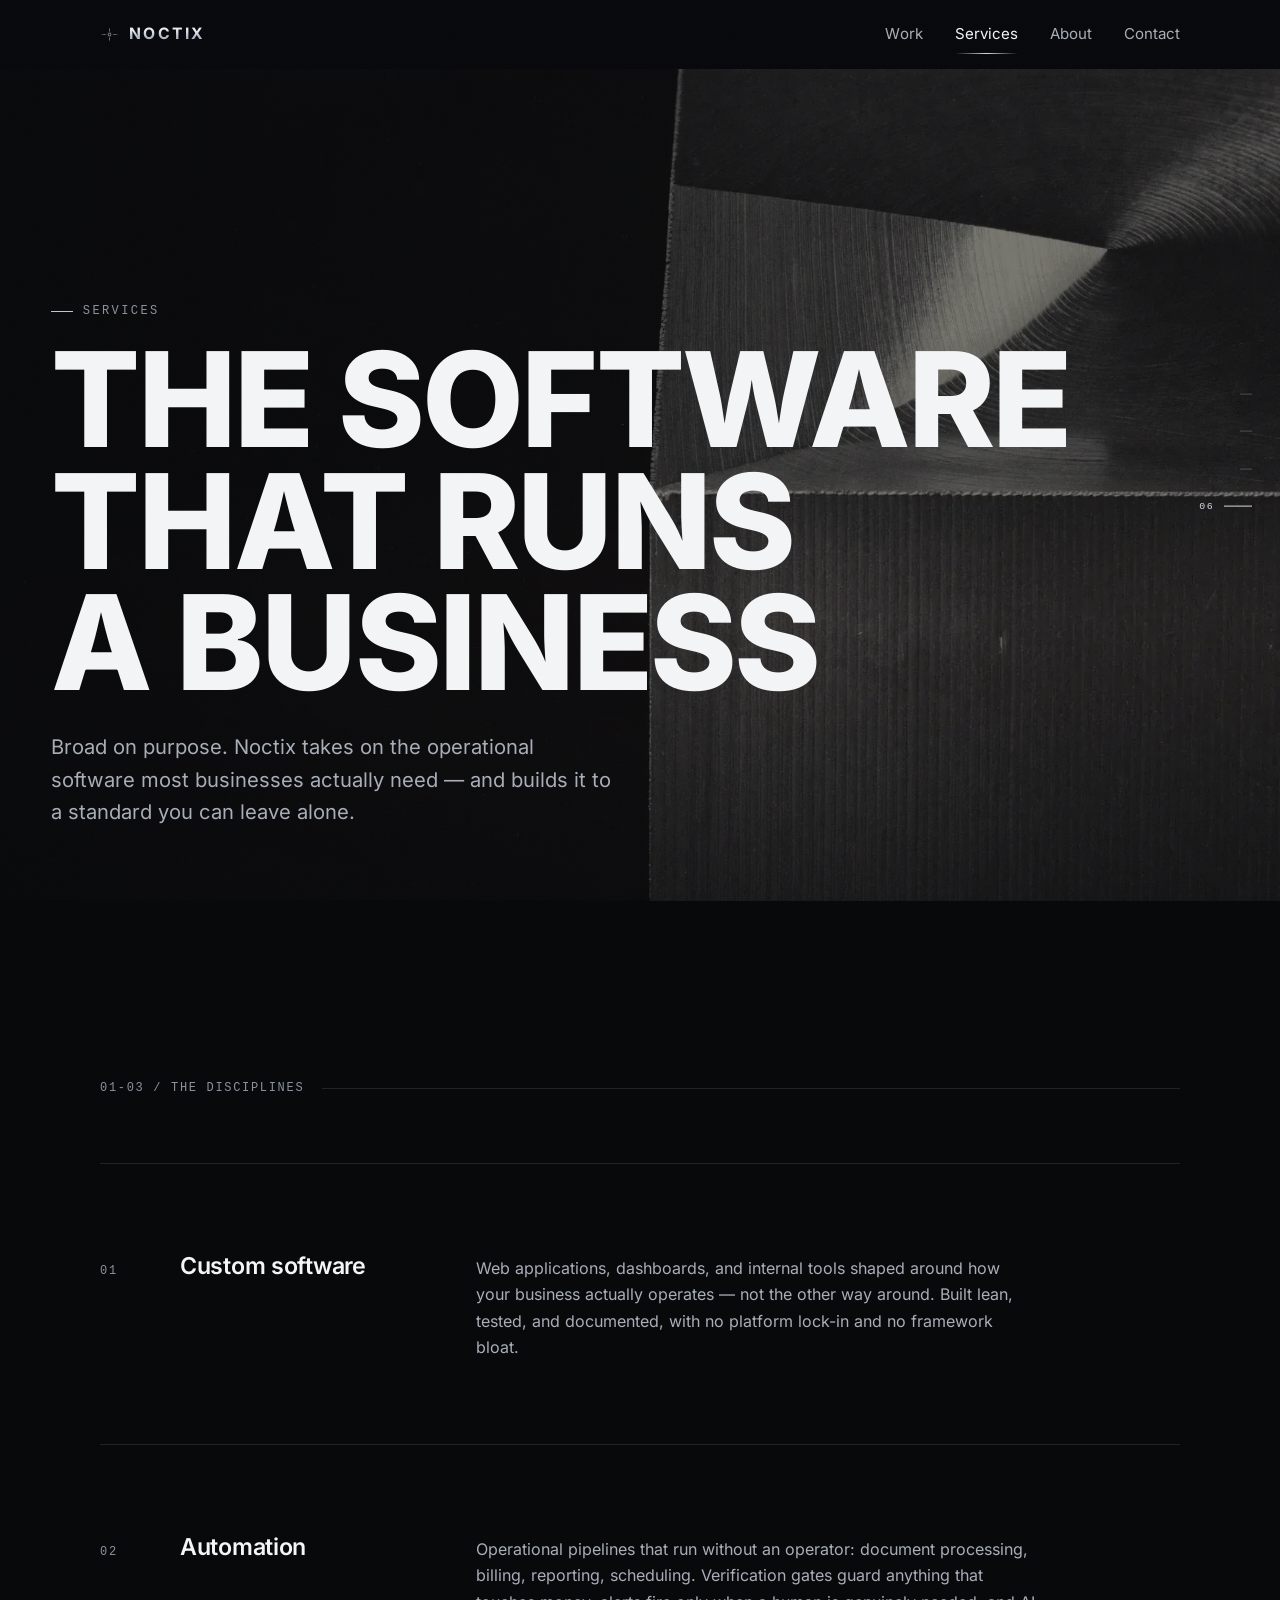
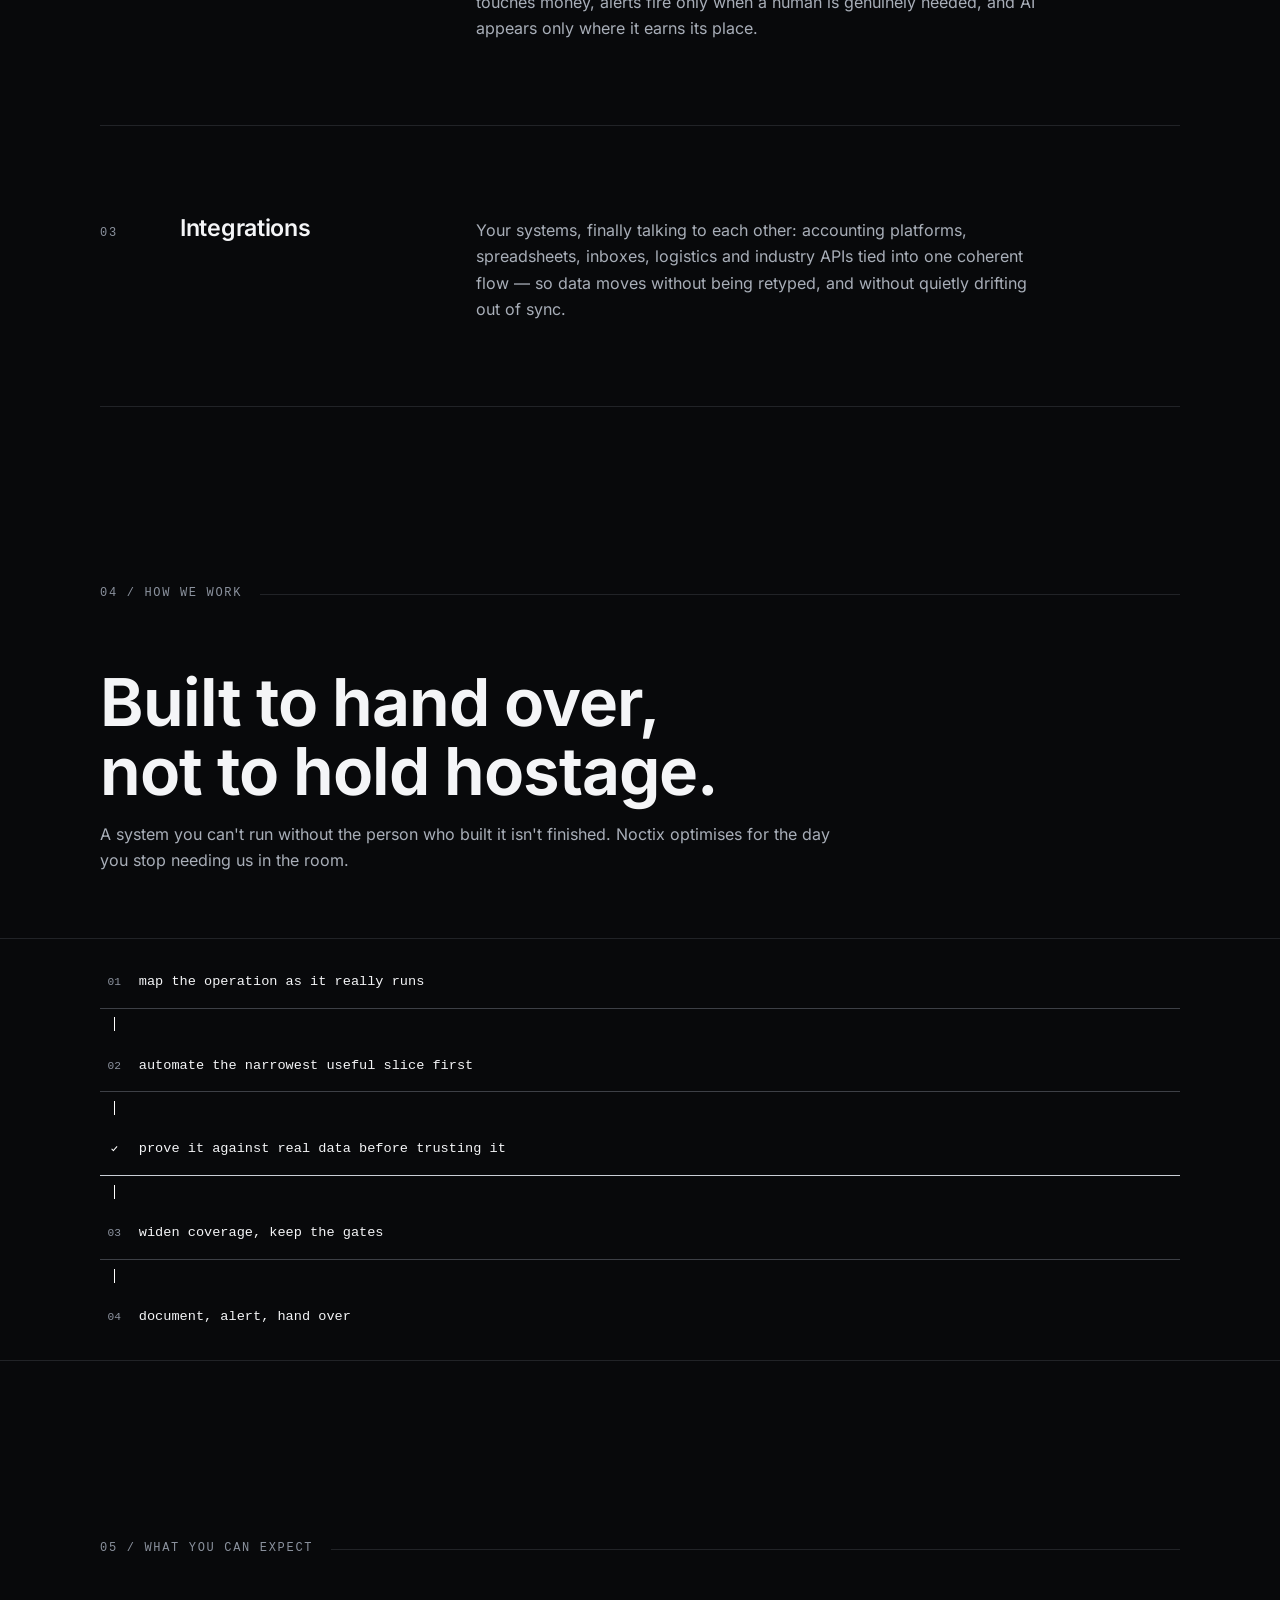
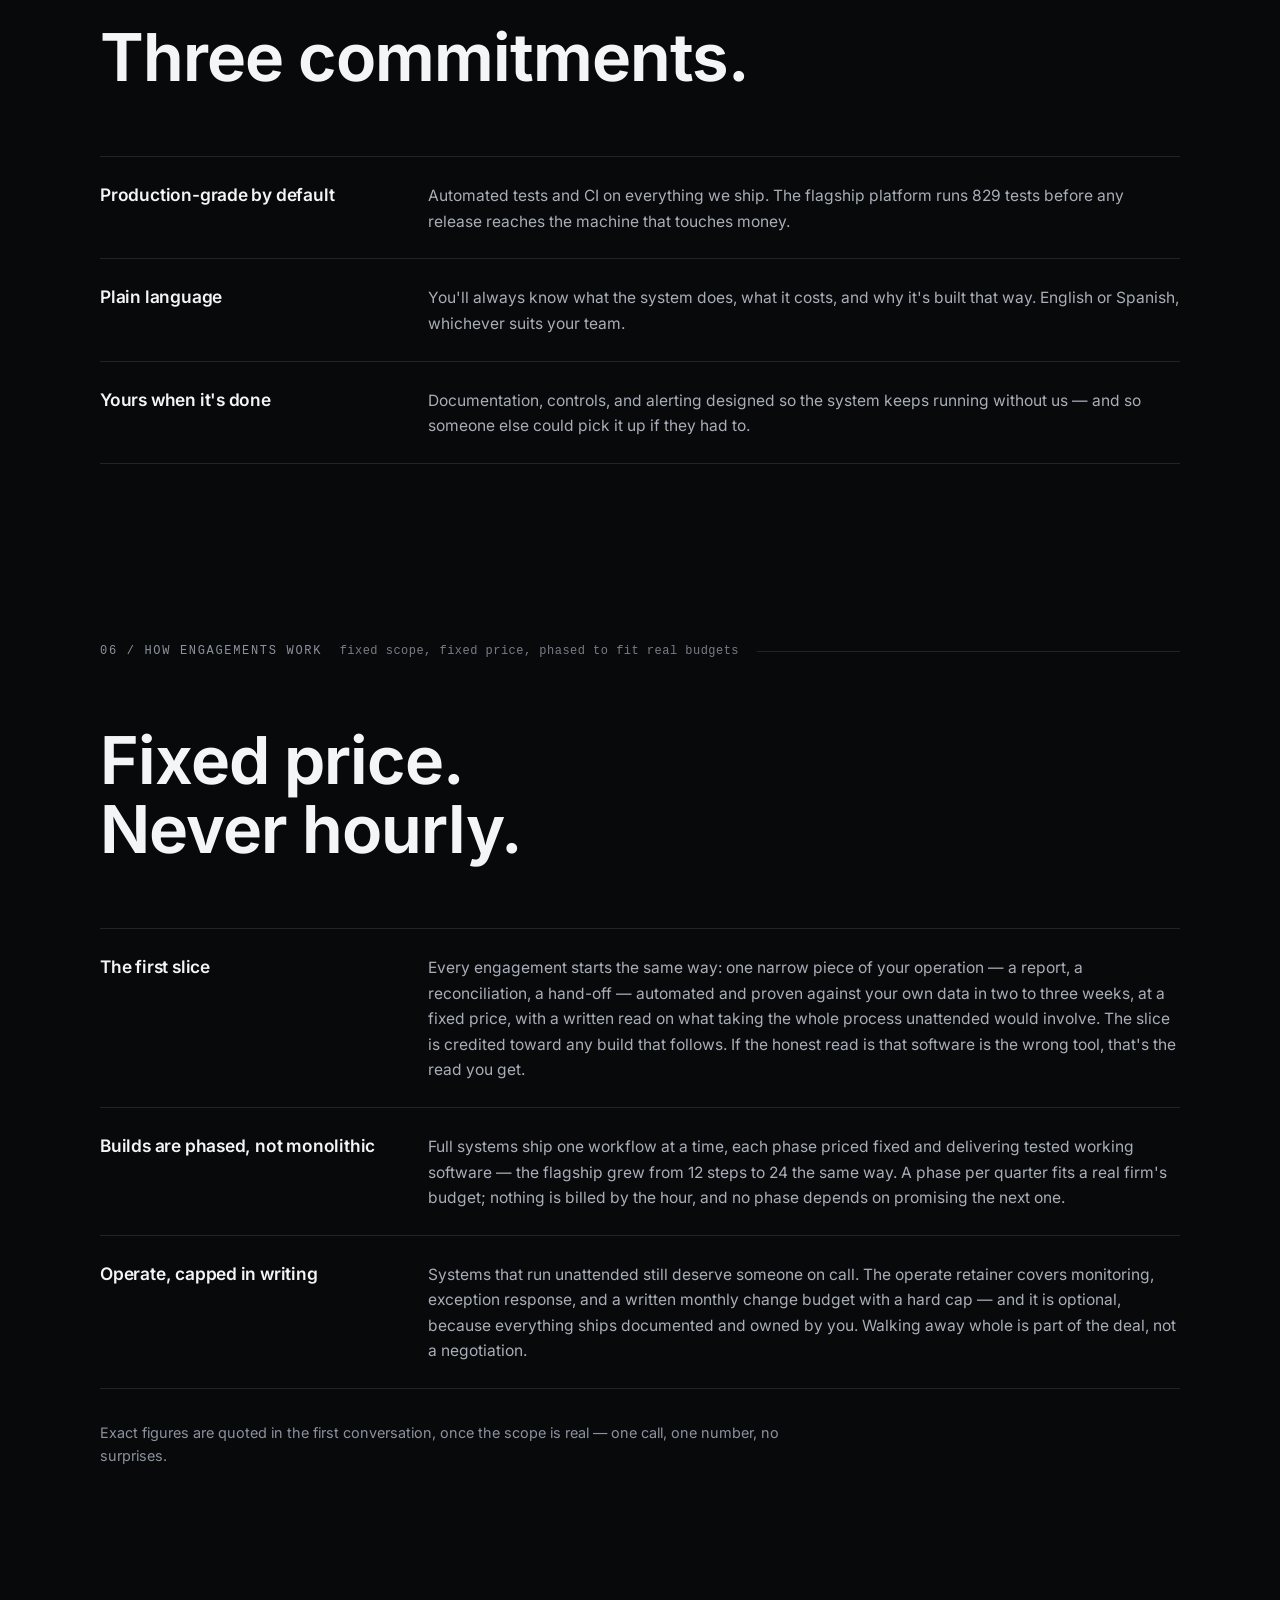
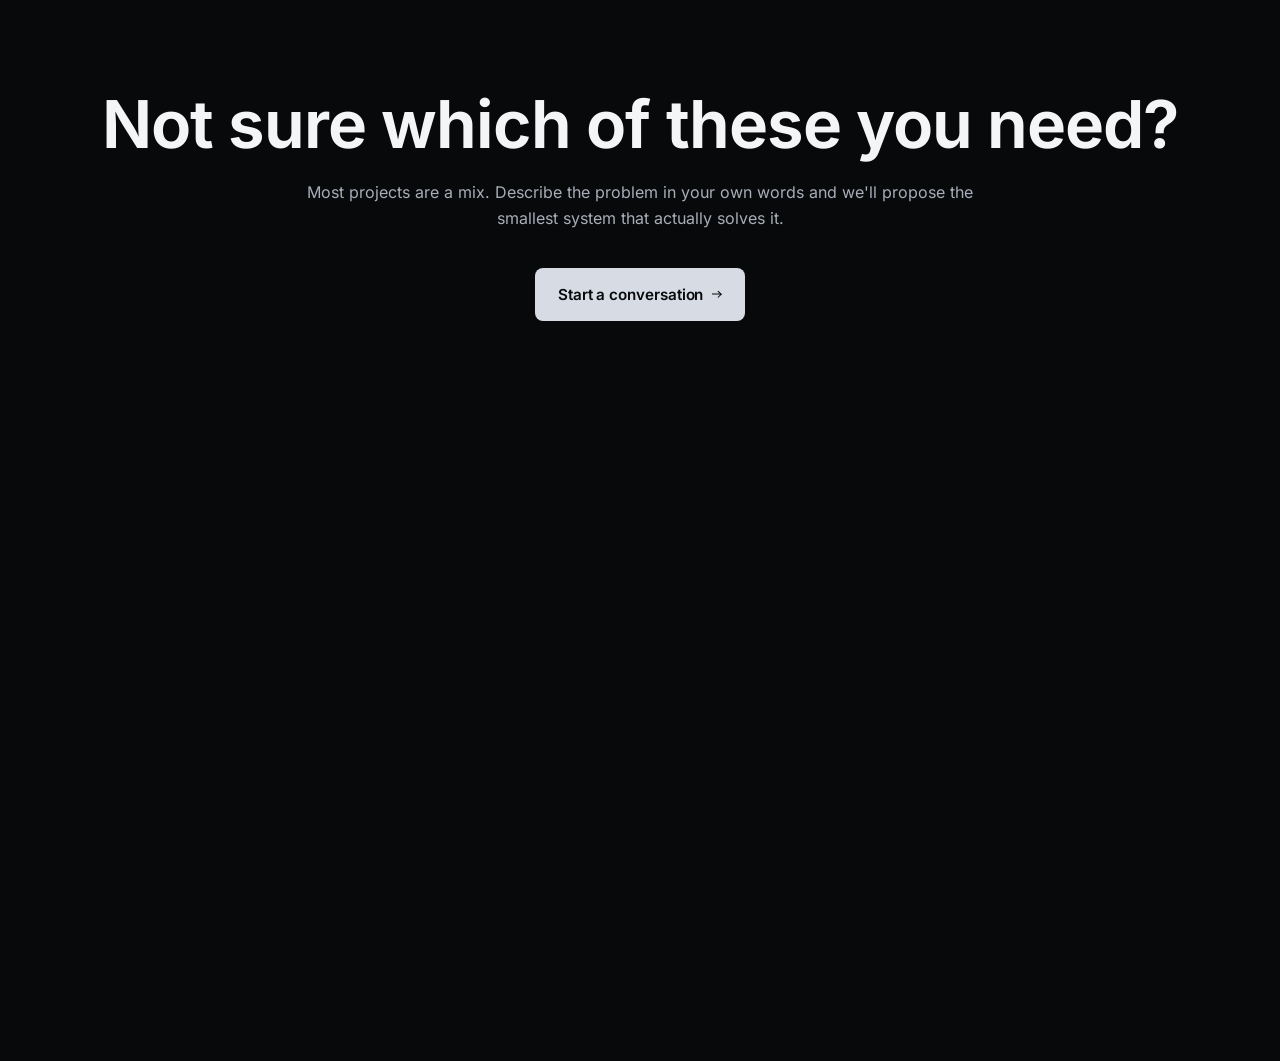
<file: services.html>
<!DOCTYPE html>
<html lang="en">
<head>
  <meta charset="utf-8">
  <meta name="viewport" content="width=device-width, initial-scale=1">
  <title>Services — Noctix</title>
  <meta name="description" content="Custom software, automation, and integrations — built to production standard, documented, and designed to be handed over.">
  <link rel="canonical" href="https://noctix.dev/services.html">
  <meta property="og:title" content="Services — Noctix">
  <meta property="og:description" content="Custom software, automation, and integrations — built to production standard.">
  <meta property="og:url" content="https://noctix.dev/services.html">
  <meta property="og:type" content="website">
  <meta property="og:image" content="https://noctix.dev/assets/og.jpg">
  <meta name="twitter:card" content="summary_large_image">
  <meta name="theme-color" content="#08090b">
  <link rel="icon" type="image/svg+xml" href="/assets/favicon.svg">
  <link rel="preload" as="font" type="font/woff2" href="/assets/fonts/inter-latin.woff2" crossorigin>
  <link rel="preload" as="font" type="font/woff2" href="/assets/fonts/instrument-serif-latin.woff2" crossorigin>
  <script>(function(d){var r=d.documentElement;r.className+=' has-js';
  var bail=function(){r.className+=' js-bailout'};
  var b=setTimeout(bail,2500);r.__nx=function(){clearTimeout(b)};
  addEventListener('error',function(e){var t=e.target;
  if(t&&t.tagName==='SCRIPT')bail()},true);
  addEventListener('pagereveal',function(e){
  if(e.viewTransition)r.className+=' vt-nav'})})(document);</script>
  <link rel="stylesheet" href="/assets/style.css">
  <script type="speculationrules">{"prefetch":[{"where":{"href_matches":"/*"},"eagerness":"moderate"}]}</script>
  <script type="application/ld+json">
  {
    "@context": "https://schema.org",
    "@type": "ProfessionalService",
    "name": "Noctix",
    "url": "https://noctix.dev/",
    "description": "A software studio building automation, integrations, and custom software that run business operations unattended.",
    "email": "lucas@noctix.dev",
    "founder": { "@type": "Person", "name": "Lucas Utreras Acevedo" },
    "areaServed": "Worldwide",
    "availableLanguage": ["en", "es"],
    "knowsAbout": ["Business process automation", "Systems integration", "Custom software", "Billing automation"],
    "sameAs": [
      "https://github.com/Lutreras333",
      "https://www.linkedin.com/in/lucas-utreras-acevedo"
    ]
  }
  </script>
</head>
<body>
  <a class="skip-link" href="#main">Skip to content</a>

  <header class="masthead">
    <div class="shell">
      <a class="mark" href="/" aria-label="Noctix — home">
        <svg width="19" height="19" xmlns="http://www.w3.org/2000/svg" viewBox="0 0 64 64" fill="currentColor" aria-hidden="true"><g><path d="M63.00 32.00Q55.99 32.64 48.97 33.01Q43.00 32.20 37.00 32.00Q43.00 31.80 48.97 30.99Q55.99 31.36 63.00 32.00Z"/><path d="M1.00 32.00Q8.01 31.36 15.03 30.99Q21.00 31.80 27.00 32.00Q21.00 32.20 15.03 33.01Q8.01 32.64 1.00 32.00Z"/><path d="M32.00 7.50Q32.63 13.01 32.99 18.54Q32.20 22.75 32.00 27.00Q31.80 22.75 31.01 18.54Q31.37 13.01 32.00 7.50Z"/><path d="M32.00 56.50Q31.37 50.99 31.01 45.46Q31.80 41.25 32.00 37.00Q32.20 41.25 32.99 45.46Q32.63 50.99 32.00 56.50Z"/><path d="M41.90 22.10L35.52 29.04L34.96 28.48Z"/><path d="M41.90 41.90L34.96 35.52L35.52 34.96Z"/><path d="M22.10 41.90L28.48 34.96L29.04 35.52Z"/><path d="M22.10 22.10L29.04 28.48L28.48 29.04Z"/><path d="M35.83 22.76L33.98 27.85L33.54 27.66Z"/><path d="M41.24 28.17L36.34 30.46L36.15 30.02Z"/><path d="M41.24 35.83L36.15 33.98L36.34 33.54Z"/><path d="M35.83 41.24L33.54 36.34L33.98 36.15Z"/><path d="M28.17 41.24L30.02 36.15L30.46 36.34Z"/><path d="M22.76 35.83L27.66 33.54L27.85 33.98Z"/><path d="M22.76 28.17L27.85 30.02L27.66 30.46Z"/><path d="M28.17 22.76L30.46 27.66L30.02 27.85Z"/></g><circle cx="32" cy="32" r="4.3" fill="none" stroke="currentColor" stroke-width="1.9"/></svg>
        <span class="wordmark">NOCTIX</span>
      </a>
      <nav class="nav" aria-label="Main">
        <a href="/work.html"><span class="roll" aria-hidden="true"><span class="roll-a"><span style="--l:0">W</span><span style="--l:1">o</span><span style="--l:2">r</span><span style="--l:3">k</span></span><span class="roll-b"><span style="--l:0">W</span><span style="--l:1">o</span><span style="--l:2">r</span><span style="--l:3">k</span></span></span><span class="sr-only">Work</span></a>
        <a href="/services.html" aria-current="page"><span class="roll" aria-hidden="true"><span class="roll-a"><span style="--l:0">S</span><span style="--l:1">e</span><span style="--l:2">r</span><span style="--l:3">v</span><span style="--l:4">i</span><span style="--l:5">c</span><span style="--l:6">e</span><span style="--l:7">s</span></span><span class="roll-b"><span style="--l:0">S</span><span style="--l:1">e</span><span style="--l:2">r</span><span style="--l:3">v</span><span style="--l:4">i</span><span style="--l:5">c</span><span style="--l:6">e</span><span style="--l:7">s</span></span></span><span class="sr-only">Services</span></a>
        <a href="/about.html"><span class="roll" aria-hidden="true"><span class="roll-a"><span style="--l:0">A</span><span style="--l:1">b</span><span style="--l:2">o</span><span style="--l:3">u</span><span style="--l:4">t</span></span><span class="roll-b"><span style="--l:0">A</span><span style="--l:1">b</span><span style="--l:2">o</span><span style="--l:3">u</span><span style="--l:4">t</span></span></span><span class="sr-only">About</span></a>
        <a href="/contact.html"><span class="roll" aria-hidden="true"><span class="roll-a"><span style="--l:0">C</span><span style="--l:1">o</span><span style="--l:2">n</span><span style="--l:3">t</span><span style="--l:4">a</span><span style="--l:5">c</span><span style="--l:6">t</span></span><span class="roll-b"><span style="--l:0">C</span><span style="--l:1">o</span><span style="--l:2">n</span><span style="--l:3">t</span><span style="--l:4">a</span><span style="--l:5">c</span><span style="--l:6">t</span></span></span><span class="sr-only">Contact</span></a>
      </nav>
    </div>
  </header>

  <main id="main">
    <div class="sky" aria-hidden="true"></div>

    <!-- SCENE: THE BENCH. One altitude below the cut: the block on
         the bench, spot-faced, half in shadow. The copy stands in the
         photograph's black left half; caps only — the serif closing
         line is spent on home and work. The settled frame IS the
         layout for calm and no-JS. -->
    <section class="plate-hero plate-hero--bench">
      <img class="plate-img" src="/assets/plate-bench.webp" alt=""
        width="2048" height="1152" fetchpriority="high" decoding="async">
      <div class="plate-scrim" aria-hidden="true"></div>
      <div class="plate-copy">
        <p class="kicker enter" style="--i:0">Services</p>
        <h1 class="display-xl statement">
          <span class="line" style="--i:0"><span class="line-i">The software</span></span>
          <span class="line" style="--i:1"><span class="line-i">that runs</span></span>
          <span class="line" style="--i:2"><span class="line-i">a business</span></span>
        </h1>
        <p class="lede enter" style="--i:3">Broad on purpose. Noctix takes on the operational software most businesses actually need — and builds it to a standard you can leave alone.</p>
      </div>
    </section>

    <section class="section" id="disciplines" style="padding-block:var(--space-chapter)">
      <div class="shell">
        <p class="chapter">01-03 / The disciplines</p>
        <div class="disciplines">
          <article class="drow reveal">
            <span class="drow-idx" aria-hidden="true">01</span>
            <h3>Custom software</h3>
            <p>Web applications, dashboards, and internal tools shaped around how your business actually operates — not the other way around. Built lean, tested, and documented, with no platform lock-in and no framework bloat.</p>
          </article>
          <article class="drow reveal" data-delay="70">
            <span class="drow-idx" aria-hidden="true">02</span>
            <h3>Automation</h3>
            <p>Operational pipelines that run without an operator: document processing, billing, reporting, scheduling. Verification gates guard anything that touches money, alerts fire only when a human is genuinely needed, and AI appears only where it earns its place.</p>
          </article>
          <article class="drow reveal" data-delay="140">
            <span class="drow-idx" aria-hidden="true">03</span>
            <h3>Integrations</h3>
            <p>Your systems, finally talking to each other: accounting platforms, spreadsheets, inboxes, logistics and industry APIs tied into one coherent flow — so data moves without being retyped, and without quietly drifting out of sync.</p>
          </article>
        </div>
      </div>
    </section>

    <section class="section" id="method" style="padding-top:0;padding-bottom:var(--space-chapter)">
      <div class="shell">
        <p class="chapter">04 / How we work</p>
        <div class="section-head reveal" style="margin-top:clamp(2.5rem,5vw,4rem);margin-bottom:0">
          <h2>Built to hand over, not to hold hostage.</h2>
          <p>A system you can't run without the person who built it isn't finished. Noctix optimises for the day you stop needing us in the room.</p>
        </div>
      </div>
      <div class="cycle-band reveal" style="margin-top:clamp(2.5rem,5vw,4rem)">
        <div class="shell">
          <div class="flow runs flow-bare cycle-flow">
            <div class="flow-node"><span class="idx">01</span><span>map the operation as it really runs</span></div>
            <div class="flow-link"></div>
            <div class="flow-node"><span class="idx">02</span><span>automate the narrowest useful slice first</span></div>
            <div class="flow-link"></div>
            <div class="flow-node gate"><span class="idx gate-tick"></span><span>prove it against real data before trusting it</span></div>
            <div class="flow-link"></div>
            <div class="flow-node"><span class="idx">03</span><span>widen coverage, keep the gates</span></div>
            <div class="flow-link"></div>
            <div class="flow-node"><span class="idx">04</span><span>document, alert, hand over</span></div>
          </div>
        </div>
      </div>
    </section>

    <section class="section" id="commitments" style="padding-top:0;padding-bottom:var(--space-chapter)">
      <div class="shell">
        <p class="chapter">05 / What you can expect</p>
        <div class="section-head reveal" style="margin-top:clamp(2.5rem,5vw,4rem);margin-bottom:0">
          <h2>Three commitments.</h2>
        </div>
        <div class="note-rows">
          <div class="nrow reveal">
            <h3>Production-grade by default</h3>
            <p>Automated tests and CI on everything we ship. The flagship platform runs 829 tests before any release reaches the machine that touches money.</p>
          </div>
          <div class="nrow reveal" data-delay="70">
            <h3>Plain language</h3>
            <p>You'll always know what the system does, what it costs, and why it's built that way. English or Spanish, whichever suits your team.</p>
          </div>
          <div class="nrow reveal" data-delay="140">
            <h3>Yours when it's done</h3>
            <p>Documentation, controls, and alerting designed so the system keeps running without us — and so someone else could pick it up if they had to.</p>
          </div>
        </div>
      </div>
    </section>

    <section class="section" id="engagements" style="padding-top:0;padding-bottom:0">
      <div class="shell">
        <p class="chapter">06 / How engagements work<span class="chapter-sub">fixed scope, fixed price, phased to fit real budgets</span></p>
        <div class="section-head reveal" style="margin-top:clamp(2.5rem,5vw,4rem);margin-bottom:0">
          <h2>Fixed price. Never hourly.</h2>
        </div>
        <div class="note-rows">
          <div class="nrow reveal">
            <h3>The first slice</h3>
            <p>Every engagement starts the same way: one narrow piece of your operation — a report, a reconciliation, a hand-off — automated and proven against your own data in two to three weeks, at a fixed price, with a written read on what taking the whole process unattended would involve. The slice is credited toward any build that follows. If the honest read is that software is the wrong tool, that's the read you get.</p>
          </div>
          <div class="nrow reveal" data-delay="70">
            <h3>Builds are phased, not monolithic</h3>
            <p>Full systems ship one workflow at a time, each phase priced fixed and delivering tested working software — the flagship grew from 12 steps to 24 the same way. A phase per quarter fits a real firm's budget; nothing is billed by the hour, and no phase depends on promising the next one.</p>
          </div>
          <div class="nrow reveal" data-delay="140">
            <h3>Operate, capped in writing</h3>
            <p>Systems that run unattended still deserve someone on call. The operate retainer covers monitoring, exception response, and a written monthly change budget with a hard cap — and it is optional, because everything ships documented and owned by you. Walking away whole is part of the deal, not a negotiation.</p>
          </div>
        </div>
        <p class="fig reveal" style="margin-top:2rem">Exact figures are quoted in the first conversation, once the scope is real — one call, one number, no surprises.</p>
      </div>
    </section>

    <section class="section" id="cta" style="padding-block:var(--space-enormous)">
      <div class="shell" style="text-align:center">
        <h2 class="reveal">Not sure which of these you need?</h2>
        <p class="reveal" style="margin-inline:auto;margin-top:1.25rem;max-width:44rem">Most projects are a mix. Describe the problem in your own words and we'll propose the smallest system that actually solves it.</p>
        <div class="actions reveal" style="justify-content:center;margin-top:2.25rem">
          <a class="btn btn-primary" href="/contact.html">Start a conversation <span class="arrow" aria-hidden="true"></span></a>
        </div>
      </div>
    </section>

  </main>

  <footer class="foot">
    <div class="foot-ticker" aria-hidden="true">
      <div class="foot-ticker-track">
        <span><!--nx:latest-steps-->34/34<!--/nx:latest-steps--> steps / 829 tests / 470/470 shipments / 0 manual steps / runs 2x/day / 09:00 + 21:00 ET / air-cargo logistics, South America to Miami</span>
        <span><!--nx:latest-steps-->34/34<!--/nx:latest-steps--> steps / 829 tests / 470/470 shipments / 0 manual steps / runs 2x/day / 09:00 + 21:00 ET / air-cargo logistics, South America to Miami</span>
      </div>
    </div>
    <div class="shell">
      <div class="foot-top">
        <nav class="foot-nav" aria-label="Footer">
          <a href="/work.html">Work</a>
          <a href="/services.html">Services</a>
          <a href="/about.html">About</a>
          <a href="/contact.html">Contact</a>
        </nav>
        <div class="foot-links">
          <a href="mailto:lucas@noctix.dev">lucas@noctix.dev</a>
          <a href="https://github.com/Lutreras333" rel="noopener">GitHub</a>
          <a href="https://www.linkedin.com/in/lucas-utreras-acevedo" rel="noopener">LinkedIn</a>
        </div>
      </div>
      <img class="foot-emblem" src="/assets/logo-dark.png" alt="" width="132" height="111" loading="lazy" decoding="async">
      <div class="foot-word" aria-hidden="true"><span data-l="N">N</span><span data-l="O">O</span><span data-l="C">C</span><span data-l="T">T</span><span data-l="I">I</span><span data-l="X">X</span></div>
      <span class="field-notes">Field notes: 6 instruments concealed in this survey.<span data-found hidden></span></span>
      <div class="foot-base">
        <span class="foot-coords">25.7617 N / 80.1918 W - MIA / ET <span data-foottime></span></span>
        <span class="status"><span class="beacon"></span> systems nominal</span>
        <span>© <span data-year>2026</span> Noctix — software that runs itself.</span>
      </div>
    </div>
  </footer>

  <script src="/assets/app.js" defer></script>
</body>
</html>
</file>
<file: assets/style.css>
/* ═══════════════════════════════════════════════════════════
   NOCTIX — noctix.dev
   "The night shift": dark, quiet, and something is always running.
   Plain CSS. No framework, no build step.
   ═══════════════════════════════════════════════════════════ */

/* ── Typeface (self-hosted; no third-party requests) ───────── */

@font-face {
  font-family: 'Inter';
  font-style: normal;
  font-weight: 400 800;
  font-display: swap;
  src: url('/assets/fonts/inter-latin.woff2') format('woff2');
  unicode-range: U+0000-00FF, U+0131, U+0152-0153, U+02BB-02BC, U+02C6,
    U+02DA, U+02DC, U+0304, U+0308, U+0329, U+2000-206F, U+20AC, U+2122,
    U+2191, U+2193, U+2212, U+2215, U+FEFF, U+FFFD;
}
@font-face {
  font-family: 'Inter';
  font-style: normal;
  font-weight: 400 800;
  font-display: swap;
  src: url('/assets/fonts/inter-latin-ext.woff2') format('woff2');
  unicode-range: U+0100-02BA, U+02BD-02C5, U+02C7-02CC, U+02CE-02D7,
    U+02DD-02FF, U+0304, U+0308, U+0329, U+1D00-1DBF, U+1E00-1E9F,
    U+1EF2-1EFF, U+2020, U+20A0-20AB, U+20AD-20C0, U+2113, U+2C60-2C7F,
    U+A720-A7FF;
}

/* High-contrast display serif — used only for emphasis words inside the
   big statements, never for reading copy. */
@font-face {
  font-family: 'Instrument Serif';
  font-style: normal;
  font-weight: 400;
  font-display: swap;
  /* NB: verified with fontTools - this file's name/subfamily is
     'Regular', italicAngle 0. The filenames are misleading; do not
     'fix' this mapping back without re-reading the binaries. */
  src: url('/assets/fonts/instrument-serif-italic-latin.woff2') format('woff2');
  unicode-range: U+0000-00FF, U+0131, U+0152-0153, U+02BB-02BC, U+02C6,
    U+02DA, U+02DC, U+2000-206F, U+2122, U+2212, U+FEFF, U+FFFD;
}
@font-face {
  font-family: 'Instrument Serif';
  font-style: italic;
  font-weight: 400;
  font-display: swap;
  src: url('/assets/fonts/instrument-serif-latin.woff2') format('woff2');
  unicode-range: U+0000-00FF, U+0131, U+0152-0153, U+02BB-02BC, U+02C6,
    U+02DA, U+02DC, U+2000-206F, U+2122, U+2212, U+FEFF, U+FFFD;
}

/* ── Tokens ────────────────────────────────────────────────── */

:root {
  /* surfaces, darkest to lightest — true black-leaning neutrals */
  --bg: #08090b;
  --surface: #0e1013;
  --surface-2: #14171b;
  --surface-3: #1c2026;

  /* The footer wordmark's resting fill. It used --surface-3, which put
     it at 1.25:1 against the ground — measured, the glyph edges were
     landing in a single device pixel, so the letters were perfectly
     sharp and simply too dark to resolve as letters. This reads as a
     deliberate monument at roughly 2.4:1 and still sits below body
     copy on the luminosity ladder. A surface token was the wrong tool:
     this is ink, and now it says so. */
  --wordmark: #464c57;

  /* hairlines catch light like a machined edge */
  --line: rgba(206, 216, 232, 0.13);
  --line-2: rgba(214, 224, 240, 0.26);

  /* silver ink ramp. Every step measured against the LIGHTEST surface it
     can sit on, not just against the page black:
       ink 14.99:1   ink-2 7.33:1   ink-3 5.22:1
     ink-3 is measured against the ACTIVE CONSOLE ROW (#252a36, a 7%
     white wash over the console top) where it is 4.58:1 — not just
     against the page black. The previous #858d98 scored 4.28:1 there
     and failed AA on the exact row a visitor watches. */
  --ink: #f4f5f7;
  --ink-2: #a8aeb8;
  --ink-3: #8b929e;

  /* SILVER — the brand voice, editorial use only. One material, no second
     hue: the accent is the same metal as the plate, held at full brightness.
     14.3:1 on the page, so it is legible even at body size. Text ON silver
     must be black (14.3:1); white would be 1.4:1 and fail. */
  --accent: #d6dbe4;
  --accent-dim: rgba(214, 219, 228, 0.45);
  --accent-ink: #08090b;

  /* MACHINE TRUTH — carried by luminance, never by hue, so the console
     can never be mistaken for an error state. */
  --live: #ffffff;
  /* A small struck disc. No hard terminator: a value break inside a
     15px coin reads as a printing fault, not as metal. */
  --plate-sm: linear-gradient(180deg, #ffffff 0%, #dfe3ea 46%,
    #a7adb8 54%, #cfcdc7 100%);
  --metal: linear-gradient(180deg, #ffffff 0%, #cfd4db 45%, #8f97a2 100%);

  --shell: 1160px;
  --gutter: clamp(1.25rem, 4vw, 2.5rem);

  /* ── The survey scale ───────────────────────────────────
     Four sizes drawn from one idea: a photograph at monumental scale
     with instrumentation etched around it. Every clamp keeps a rem
     term so WCAG 1.4.4 zoom still grows the type. */
  --fs-display: clamp(3.4rem, 1.2rem + 8.8vw, 9rem);      /* hero H1, home+work */
  --fs-monument: clamp(4rem, 0.5rem + 19.5vw, 19rem);     /* one verified number per scene */
  --fs-chapter: clamp(2.2rem, 1.4rem + 3.4vw, 4.25rem);   /* H2 */
  --fs-sub: clamp(1.2rem, 1.05rem + 0.5vw, 1.5rem);       /* H3, row titles */

  /* Bimodal spacing: in-section rhythm stays tight; chapters breathe. */
  --space-chapter: clamp(5rem, 13.9vw, 12.5rem);
  --space-enormous: clamp(6.5rem, 17.4vw, 15.5rem);

  --sans: 'Inter', system-ui, -apple-system, 'Segoe UI', sans-serif;
  --serif: 'Instrument Serif', 'Iowan Old Style', Georgia, serif;
  --mono: 'Cascadia Code', 'SF Mono', 'JetBrains Mono', Consolas, monospace;

  --radius: 14px;

  /* ── Motion language ────────────────────────────────────
     TWO CLOCKS. Anything a human touches is eased. Anything a
     machine is doing runs LINEAR at a constant rate — easing a
     progress bar would be a lie about the rate. No springs and
     no overshoot anywhere: a system trusted with six figures a
     month does not wobble. Everything enters from below. */

  --t-tick: 120ms;    /* state flip: glyph swap */
  --t-tap: 180ms;     /* pointer feedback */
  --t-shift: 260ms;   /* component state change */
  --t-settle: 520ms;  /* an element arriving */
  --t-sweep: 820ms;   /* a display line arriving */
  --t-drift: 2400ms;  /* ambient loops */

  --e-out: cubic-bezier(0.22, 0.61, 0.36, 1);
  /* 88% of travel is done by 88% of the duration. The previous
     cubic-bezier(.16,1,.30,1) finished 99% of its travel at 62%, leaving
     38% of every entrance as invisible drift - a stated duration that
     was mostly a lie. */
  --e-entrance: cubic-bezier(0, 0, 0.30, 1);
  --e-exit: cubic-bezier(0.40, 0, 1, 1);
  --e-machine: linear;              /* any motion a system performs */

  --stagger: 70ms;
  --stagger-line: 80ms;
  --rise: 14px;
  --rise-lg: 22px;

  --ease: var(--e-out);             /* alias: existing call sites keep working */
}

*, *::before, *::after { box-sizing: border-box; margin: 0; padding: 0; }

html {
  scroll-behavior: smooth;
  -webkit-text-size-adjust: 100%;
  /* Root step-up: the whole composition re-inflates on big monitors.
     rem-based type everywhere means these four lines scale the site. */
  font-size: 16px;
}
@media (min-width: 1600px) { html { font-size: 17px; } }
@media (min-width: 2000px) { html { font-size: 19px; } }
@media (min-width: 2400px) { html { font-size: 21px; } }

/* The root carries the night too: with only body painted, every gap
   the root can show through — overscroll rubber-band, the canvas
   behind a cross-document view transition, a paint hole — defaults to
   browser white. On a black site, white is the loudest possible bug. */
html { background: var(--bg); }

body {
  background: var(--bg);
  color: var(--ink);
  font-family: var(--sans);
  font-size: 1rem;
  line-height: 1.65;
  -webkit-font-smoothing: antialiased;
  -moz-osx-font-smoothing: grayscale;
  min-height: 100vh;
  display: flex;
  flex-direction: column;
  overflow-x: hidden;
}

/* ── The ground ────────────────────────────────────────────
   The night survey: every page is one photograph in the dark, so the
   ground is flat --bg — no wallpaper arch, no scene gradients. The
   plates themselves are the scenery now, one per page.

   Z-ARCHITECTURE (load-bearing for the curtain footer): <main> carries
   an OPAQUE --bg background at z-index 1 so the page can slide up off
   the footer like credits. Anything that must show through the page
   ground therefore lives INSIDE main's stacking context at z -1 —
   above main's background, below its content. Fixed positioning still
   works there (main carries no transform/filter, ever). */

main {
  flex: 1;
  position: relative;
  z-index: 1;
  background: var(--bg);
}

/* A REAL starfield — one long-exposure frame, black-pulled and tiled
   at native size so the points stay sharp. Only the pages that play in
   orbit carry it (home, 404); it fades out down the viewport so type
   further down sits on clean black. The lighten blend sinks the tile's
   true-black edges into --bg, so seams cannot exist. */
.starfield main::before {
  content: '';
  position: fixed;
  inset: 0;
  z-index: -1;
  pointer-events: none;
  background: url('/assets/stars.webp') 0 0 / 1280px 486px var(--bg);
  background-blend-mode: lighten;
  -webkit-mask-image: linear-gradient(180deg, #000 0%, rgba(0, 0, 0, 0.7) 45%, transparent 85%);
  mask-image: linear-gradient(180deg, #000 0%, rgba(0, 0, 0, 0.7) 45%, transparent 85%);
}

/* ── Film grain ────────────────────────────────────────────
   One static feTurbulence tile, baked as a data URI, laid over the
   whole frame like the grain of a long exposure. Desaturated in the
   filter chain so it can never introduce a hue. NEVER animated, no
   pointer events, and it dies under forced colors — 4% noise over a
   forced Canvas is dirt, not photography. */
body::after {
  content: '';
  position: fixed;
  inset: 0;
  z-index: 150;
  pointer-events: none;
  opacity: 0.045;
  background-image: url("data:image/svg+xml,%3Csvg xmlns='http://www.w3.org/2000/svg' width='140' height='140'%3E%3Cfilter id='n'%3E%3CfeTurbulence type='fractalNoise' baseFrequency='0.85' numOctaves='3'/%3E%3CfeColorMatrix type='saturate' values='0'/%3E%3C/filter%3E%3Crect width='140' height='140' filter='url(%23n)' opacity='0.55'/%3E%3C/svg%3E");
}
@media (forced-colors: active) {
  body::after { display: none; }
  .starfield main::before { display: none; }
}

/* ── The sky changes as you travel ─────────────────────────
   FIRST LIGHT: scrolling (and the "dawn" egg) lifts a warm glow off
   the bottom of the frame — you arrive in the middle of the night
   shift and leave at dawn. The old painted limb went with the planet
   arch; what remains is atmosphere only, every wash at low alpha, so
   it can sit INSIDE main's stacking context and drift over the
   curtain footer without ever covering content.

   Only OPACITY animates, on a layer painted once. */

.sky {
  position: fixed;
  inset: 0;
  z-index: -1;
  pointer-events: none;
  opacity: 0;
  background:
    radial-gradient(140% 90% at 50% 110%, rgba(255, 214, 176, 0.11) 0 28%, transparent 62%),
    radial-gradient(90% 45% at 50% 104%, rgba(255, 240, 228, 0.16) 0 20%, transparent 55%);
}

/* The scroll-linked ambient dawn is RETIRED (2026-08-26). Four fresh
   audits and the owner independently read the warm wash as an
   off-palette stain on the strictly black/white/silver night — it was
   the un-locatable "the background looks weird". The sky now lights
   ONLY for the #dawn instrument: a nine-second event a visitor asked
   for reads as a reward; an ambient drift into peach read as a defect.
   The reduced-motion kill stays as a belt for the JS-gated pass. */
@media (prefers-reduced-motion: reduce) {
  .sky { animation: none !important; opacity: 0 !important; }
}

/* Contour lines: faint topography drifting behind the content. Adds the
   sense of a landscape being surveyed, which suits a studio that watches
   systems overnight. */
.contours {
  position: absolute;
  inset: 0;
  z-index: 0;
  overflow: hidden;
  pointer-events: none;
  opacity: 0.5;
  -webkit-mask-image: linear-gradient(180deg, #000 10%, transparent 92%);
  mask-image: linear-gradient(180deg, #000 10%, transparent 92%);
}
.contours svg { width: 140%; height: 100%; margin-left: -20%; display: block; }
.contours path { fill: none; stroke: #ffffff; stroke-opacity: 0.07; stroke-width: 1; }

/* Near-opaque, or the black ink lies: at 34% alpha over the night
   background the composite is ~rgb(78,80,84) and #08090b on it is
   ~2.5:1. At 0.92 the plate is solid enough for its 14.3:1 premise. */
::selection { background: rgba(214, 219, 228, 0.92); color: var(--accent-ink); }

::-webkit-scrollbar { width: 11px; height: 11px; }
::-webkit-scrollbar-track { background: var(--bg); }
::-webkit-scrollbar-thumb {
  background: var(--surface-3);
  border-radius: 99px;
  border: 3px solid var(--bg);
}
::-webkit-scrollbar-thumb:hover { background: #2b3138; }

a { color: var(--ink); text-decoration: none; }
a:hover { color: #ffffff; }

/* With red gone there is no hue left to mark a link, and silver-on-silver
   is not a distinction. Links inside running copy carry an underline so
   they are identifiable without colour (WCAG 1.4.1). Chrome and nav links
   opt out below — they are unambiguous from position. */
p a, .prose a, .lede a {
  text-decoration: underline;
  text-decoration-color: var(--accent-dim);
  text-decoration-thickness: 1px;
  text-underline-offset: 0.18em;
}
p a:hover, .prose a:hover, .lede a:hover { text-decoration-color: var(--accent); }

/* Near-white: the ring must clear contrast against the bright metal
   plate of .btn-primary as well as against the page black. Outline only —
   setting border-radius here would change the element's own geometry,
   making buttons visibly snap corners when tabbed to. Modern engines
   follow the existing border-radius automatically. */
:focus-visible {
  outline: 3px solid var(--ink);
  outline-offset: 3px;
}

.sr-only {
  position: absolute;
  width: 1px;
  height: 1px;
  padding: 0;
  margin: -1px;
  overflow: hidden;
  clip: rect(0 0 0 0);
  clip-path: inset(50%);
  white-space: nowrap;
  border: 0;
}

.skip-link {
  position: absolute;
  left: -9999px;
  background: var(--accent);
  color: var(--accent-ink);
  padding: 0.6rem 1.1rem;
  border-radius: 8px;
  font-weight: 600;
  z-index: 200;
}
.skip-link:focus { left: 1rem; top: 1rem; }

.shell {
  width: 100%;
  max-width: var(--shell);
  margin-inline: auto;
  padding-inline: var(--gutter);
}

/* ── Header ────────────────────────────────────────────────── */

.masthead {
  position: sticky;
  top: 0;
  z-index: 100;
  /* No backdrop-filter. It is free only while its backdrop is static;
     with a moving sky behind it, it becomes the only per-frame GPU work
     on an otherwise free page. An opaque plate costs nothing and there
     was no detail behind it to soften. */
  background: rgba(8, 9, 11, 0.86);
  border-bottom: 1px solid transparent;
  transition: border-color 250ms var(--ease), background 250ms var(--ease);
}
.masthead.is-stuck {
  border-bottom-color: var(--line);
  /* Fully opaque, deliberately: at 0.96 the section text ghosts through
     the plate while scrolling — worst over the full-bleed ledger rows. */
  background: #08090b;
}
.masthead .shell {
  display: flex;
  align-items: center;
  justify-content: space-between;
  gap: 1.5rem;
  min-height: 68px;
}

.mark {
  display: inline-flex;
  align-items: center;
  gap: 0.6rem;
  color: var(--ink);
  font-weight: 700;
  font-size: 0.98rem;
  letter-spacing: 0.16em;
}
/* Brushed metal, applied only where the engine can honour it. The
   solid colour above stays as the fallback, so the wordmark can never
   render as invisible text. */
@supports (-webkit-background-clip: text) or (background-clip: text) {
  .mark .wordmark {
    background: linear-gradient(180deg, #ffffff 0%, #e4e9f1 38%,
      #aeb6c4 62%, #d8dde6 100%);
    -webkit-background-clip: text;
    background-clip: text;
    -webkit-text-fill-color: transparent;
  }
}
/* forced-colors strips the gradient; give the text back its colour */
@media (forced-colors: active) {
  .mark .wordmark { -webkit-text-fill-color: CanvasText; }
}
.mark:hover { color: var(--ink); }
.mark svg { color: var(--accent); flex: none; }
.mark:hover svg { color: #ffffff; }

.nav {
  display: flex;
  align-items: center;
  gap: clamp(1rem, 2.5vw, 2rem);
  font-size: 0.94rem;
}
.nav a {
  color: var(--ink-2);
  position: relative;
  padding-block: 0.35rem;
}
.nav a:hover { color: var(--ink); }
.nav a[aria-current='page'] { color: var(--ink); }
.nav a[aria-current='page']::after {
  content: '';
  position: absolute;
  left: 0;
  right: 0;
  bottom: -2px;
  height: 1px;
  background: linear-gradient(90deg, transparent, var(--accent), transparent);
}

/* Per-letter roll on hover. The label is duplicated: the original rolls
   up and out, a copy rolls up into its place. Transform and opacity
   only — no layout, no paint, fully composited. Each letter is offset by
   index so the word wipes rather than jumps. */
.roll {
  position: relative;
  display: inline-block;
  overflow: hidden;
  vertical-align: bottom;
}
.roll span {
  display: inline-block;
  transition: transform var(--t-shift) var(--e-out);
  transition-delay: calc(var(--l, 0) * 22ms);
}
.roll .roll-b {
  position: absolute;
  left: 0;
  top: 0;
  transform: translateY(100%);
}
@media (hover: hover) and (pointer: fine) {
  .nav a:hover .roll .roll-a,
  .nav a:focus-visible .roll .roll-a { transform: translateY(-100%); }
  .nav a:hover .roll .roll-b,
  .nav a:focus-visible .roll .roll-b { transform: translateY(0); }
}
/* Keyboard users get the same feedback, gate or no gate. */
.nav a:focus-visible .roll .roll-a { transform: translateY(-100%); }
.nav a:focus-visible .roll .roll-b { transform: translateY(0); }

/* ── Type ──────────────────────────────────────────────────── */

/* The luminosity ladder: body copy never rises above --ink-2. Pure
   --ink is rationed to headings and hover states; --accent to live and
   interactive elements. Light is the hierarchy. */
p { color: var(--ink-2); }

.kicker {
  display: inline-flex;
  align-items: center;
  gap: 0.6rem;
  font-family: var(--mono);
  font-size: 0.75rem;
  letter-spacing: 0.2em;
  text-transform: uppercase;
  color: var(--ink-3);
}
.kicker::before {
  content: '';
  width: 22px;
  height: 1px;
  background: var(--accent);
  opacity: 0.9;
}

h1 {
  font-size: clamp(2.7rem, 7.2vw, 4.75rem);
  line-height: 0.99;
  letter-spacing: -0.038em;
  font-weight: 700;
  text-wrap: balance;
}
/* Chapter heads: sentence case, drawn big enough to be architecture. */
h2 {
  font-size: var(--fs-chapter);
  line-height: 1.05;
  letter-spacing: -0.015em;
  font-weight: 650;
  text-wrap: balance;
}
h3 {
  font-size: var(--fs-sub);
  letter-spacing: -0.012em;
  font-weight: 600;
}

.lede {
  font-size: clamp(1.08rem, 1.7vw, 1.26rem);
  line-height: 1.62;
  color: var(--ink-2);
  max-width: 40rem;
  text-wrap: pretty;
}

/* ── Display statements ────────────────────────────────────
   Oversized uppercase grotesk with key words swapped into the
   display serif. The serif is emphasis only — never body copy. */

.display {
  font-size: clamp(2.5rem, 7.6vw, 6.2rem);
  line-height: 0.94;
  letter-spacing: -0.035em;
  font-weight: 800;
  text-transform: uppercase;
  text-wrap: balance;
  color: var(--ink);
}
.display .em {
  font-family: var(--serif);
  font-style: italic;
  font-weight: 400;
  letter-spacing: -0.005em;
  color: var(--accent);
  /* the serif's uppercase runs optically small next to Inter 800 */
  font-size: 1.1em;
  line-height: 0.9;
}
.display .em.live { color: var(--live); }

.manifesto {
  position: relative;
  z-index: 1;
  text-align: center;
  max-width: 22ch;
  margin-inline: auto;
}

/* ── Display XL: the survey headline ───────────────────────
   Hero H1 at monumental scale — home and work only. The closing line
   swaps to the display serif italic, lowercase, filled with the metal
   gradient: the one romantic gesture, rationed to two pages. */
.display-xl {
  font-size: var(--fs-display);
  line-height: 0.92;
  letter-spacing: -0.02em;
  font-weight: 800;
  text-transform: uppercase;
  color: var(--ink);
}
.display-xl .em {
  font-family: var(--serif);
  font-style: italic;
  font-weight: 400;
  text-transform: none;
  letter-spacing: -0.005em;
  font-size: 1em;
  line-height: 0.9;
  color: var(--accent);
}
/* The metal fill, applied only where the engine can honour it; the
   solid --accent above is the fallback, so the line can never render
   as invisible text. */
@supports (-webkit-background-clip: text) or (background-clip: text) {
  .em-metal {
    background: var(--metal);
    -webkit-background-clip: text;
    background-clip: text;
    -webkit-text-fill-color: transparent;
  }
}
@media (forced-colors: active) {
  .em-metal { -webkit-text-fill-color: CanvasText; background: none; }
}
/* 320-class phones: the 3.4rem floor sets "SOFTWARE" wider than the
   viewport and the frame's clip was eating the final glyph. The floor
   steps down only where that happens; every other width keeps the
   token, and the rem term keeps WCAG zoom growth. */
@media (max-width: 344px) {
  .display-xl { font-size: clamp(2.85rem, 1rem + 8.8vw, 9rem); }
}

/* ── Chapter index ─────────────────────────────────────────
   '01 / THE STANDARD' — mono ladder plus a hairline running out to
   the edge. Chapters are numbered like frames on a contact sheet. */
.chapter {
  display: flex;
  align-items: center;
  gap: 1.1rem;
  font-family: var(--mono);
  font-size: 0.75rem;
  letter-spacing: 0.14em;
  text-transform: uppercase;
  color: var(--ink-3);
  font-variant-numeric: tabular-nums;
}
.chapter::after {
  content: '';
  flex: 1;
  height: 1px;
  background: var(--line);
}
@media (forced-colors: active) {
  .chapter::after { background: CanvasText; }
}
/* On a phone a label carrying a sub-annotation has no row to share:
   "06 / HOW ENGAGEMENTS WORK" was wrapping to three narrow lines
   beside its note. The sub drops to its own full row; order keeps the
   hairline beside the label on the first row. */
@media (max-width: 640px) {
  .chapter { flex-wrap: wrap; }
  .chapter-sub {
    order: 1;
    flex-basis: 100%;
    margin-top: 0.4rem;
  }
}

/* ── Masked line-rise ──────────────────────────────────────
   The display statement is the strongest thing in the system, so it
   gets the one treatment reserved to a single component: each line
   rises out of its own mask.

   The hide is `animation-fill-mode: both` inside a no-preference
   query — NOT a JS-set class. That is deliberate: a class-gated hide
   would be a second mechanism capable of trapping the H1 invisible,
   which is exactly the failure this stylesheet is built to prevent.
   With JS off, or in a browser that ignores the animation, the text
   is simply there. */

.statement { display: flex; flex-direction: column; }
/* flex, not normal flow: adjacent siblings with negative block margins
   collapse to the most-negative value instead of summing, which would
   drift the lines. Flex items never margin-collapse. */
.statement .line {
  display: block;
  overflow: hidden;
  padding-block: 0.22em 0.26em;
  margin-block: -0.22em -0.26em;
}
.statement .line-i { display: block; }

@media (prefers-reduced-motion: no-preference) {
  .statement .line-i {
    animation: line-rise var(--t-sweep) var(--e-entrance) both;
    animation-delay: calc(var(--i, 0) * var(--stagger-line));
  }
  .enter {
    animation: enter-rise var(--t-settle) var(--e-out) both;
    animation-delay: calc(60ms + var(--i, 0) * var(--stagger));
  }
  .console-wrap.enter { --rise: var(--rise-lg); }
}

@keyframes line-rise {
  from { transform: translate3d(0, 130%, 0); opacity: 0; }
  30%  { opacity: 1; }
  to   { transform: none; opacity: 1; }
}
@keyframes enter-rise {
  from { transform: translate3d(0, var(--rise), 0); opacity: 0; }
  to   { transform: none; opacity: 1; }
}

/* Arriving at the site earns the choreography; moving within it is the
   view transition's job. Suppress the entrance on internal navigation. */
.vt-nav .enter,
.vt-nav .statement .line-i { animation: none; opacity: 1; transform: none; }

/* ── Section emblem ────────────────────────────────────────── */

.emblem {
  display: flex;
  flex-direction: column;
  align-items: center;
  gap: 0.7rem;
  margin-bottom: clamp(1.75rem, 4vw, 2.75rem);
}
.emblem svg { color: var(--accent); }
.emblem span {
  font-family: var(--mono);
  font-size: 0.7rem;
  letter-spacing: 0.24em;
  text-transform: uppercase;
  color: var(--ink-3);
}

/* ── The record ticket ─────────────────────────────────────
   Two lines at the foot of the hero, printed in-flow like an exposure
   note on a contact print: a key, then the reading. It belongs to the
   hero and leaves with it; it never follows the reader, because a
   fixed chip lands on the copy at nearly every scroll stop. No JS
   needed to read it.

   State is carried by form, declared by the markup alone. With a
   [data-nextrun] countdown the record is current and the beacon pulses;
   without one the record is behind the runner, and the beacon is a
   still, hollow ring beside the record's last entry. The honest
   default is still: only a live reading may pulse. */

.runline {
  display: inline-grid;
  grid-template-columns: 7px auto;
  column-gap: 0.65rem;
  row-gap: 0.3rem;
  align-items: center;
  max-width: 100%;
  padding: 0.65rem 0.95rem 0.7rem;
  background: var(--bg);
  border: 1px solid var(--line-2);
  font-family: var(--mono);
  line-height: 1.25;
  text-transform: uppercase;
  font-variant-numeric: tabular-nums;
}
.runline .beacon { grid-area: 1 / 1; }
.runline-k {
  grid-area: 1 / 2;
  font-size: 0.64rem;
  letter-spacing: 0.2em;
  color: var(--ink-3);
}
.runline-v {
  grid-area: 2 / 2;
  font-size: 0.72rem;
  letter-spacing: 0.14em;
  color: var(--ink);
  white-space: nowrap;
}
/* The still ring is the unconditional default, so an engine without
   :has() falls back to the honest form. A border, not a box-shadow:
   forced colors keep a border. */
.runline .beacon {
  background: transparent;
  border: 1px solid var(--ink-3);
}
.runline .beacon::after { animation: none; opacity: 0; will-change: auto; }
.runline:has([data-nextrun]) .beacon {
  background: var(--live);
  border: 0;
}
.runline:has([data-nextrun]) .beacon::after {
  animation: beacon var(--t-drift) var(--e-machine) infinite;
  opacity: 0.55;
  will-change: transform, opacity;
}
/* below the 320px floor (a folded phone) the reading may wrap rather
   than paint past the ticket's border */
@media (max-width: 319px) {
  .runline-v { white-space: normal; }
}

.section { padding-block: clamp(4rem, 9vw, 7.5rem); }
.section-head { max-width: 46rem; margin-bottom: clamp(2rem, 4vw, 3rem); }
.section-head h2 { margin-top: 0.9rem; }
.section-head p { color: var(--ink-2); margin-top: 0.9rem; }

.rule {
  height: 1px;
  border: 0;
  background: linear-gradient(90deg, transparent, var(--line-2) 20%, var(--line-2) 80%, transparent);
}

/* ── Buttons ───────────────────────────────────────────────── */

.actions { display: flex; flex-wrap: wrap; gap: 0.75rem; }

.btn {
  --btn-bg: transparent;
  display: inline-flex;
  align-items: center;
  gap: 0.5rem;
  padding: 0.8rem 1.4rem;
  border-radius: 8px;
  font-size: 0.95rem;
  font-weight: 600;
  letter-spacing: -0.005em;
  border: 1px solid var(--line-2);
  background: var(--btn-bg);
  color: var(--ink);
  transition: transform 180ms var(--ease), border-color 180ms var(--ease),
    background 180ms var(--ease);
}
.btn:hover { color: var(--ink); }   /* colour-only: safe on touch */

/* The primary action is a flat struck plate — the same material as the
   mark, no gloss bevel, no glow. A machinist's stamp, not a jewel. */
/* Flat silver, not the metal gradient: the white-topped bevel reads as
   gloss, and the brief keeps gloss for the photographs. The plate
   gradient still belongs to the monument numerals via background-clip. */
.btn-primary {
  --btn-bg: linear-gradient(var(--accent), var(--accent));
  color: var(--accent-ink);
  border-color: transparent;
}
.btn-primary:hover {
  --btn-bg: linear-gradient(#ffffff, #ffffff);
  color: var(--accent-ink);
}
.btn .arrow { transition: transform var(--t-tap) var(--e-out); }

/* ── Hero ──────────────────────────────────────────────────── */

.hero {
  position: relative;
  padding-block: clamp(3.5rem, 8vw, 6.5rem) clamp(3rem, 6vw, 5rem);
}
.hero > .shell { position: relative; z-index: 1; }
.hero-grid {
  display: grid;
  grid-template-columns: minmax(0, 1.05fr) minmax(0, 0.95fr);
  gap: clamp(2rem, 5vw, 4.5rem);
  align-items: center;
}
.hero h1 { margin-top: 1.4rem; }
.hero .lede { margin-top: 1.5rem; }
.hero .actions { margin-top: 2.25rem; }

/* ── Scene: ORBIT (the home hero) ──────────────────────────
   One machined planet, photographed from above. The plate is bigger
   than the viewport — cropped by both side edges, only the crown of
   its arc crossing the lower third — and the type stack sits on the
   black sky above it. Scroll is a camera descent: within the 170vh
   track the frame is sticky, the plate drifts up at 0.3x and the type
   leaves at 1x. The SETTLED frame is the layout: calm, no-JS and
   unsupported engines get exactly this composition with the track
   collapsed to one viewport. */

/* min-height, never a fixed height: the frame is a 100svh poster on
   anything normal, but a 320x480 phone stacks the copy taller than the
   viewport, and a fixed height plus overflow:clip was CUTTING the
   buttons and the run line off the page. The frame now grows with its
   content and the track grows with the frame; the 34rem floor keeps
   the plate crop from collapsing in tiny landscape windows. */
.orbit-track {
  min-height: 100vh;
  min-height: max(100svh, 34rem);
}
.orbit-frame {
  position: sticky;
  top: 0;
  min-height: 100vh;
  min-height: max(100svh, 34rem);
  overflow: clip;
  display: flex;
  flex-direction: column;
}
.orbit-plate {
  position: absolute;
  left: 50%;
  bottom: -18vh;
  width: max(130vw, 170vh);
  height: auto;
  translate: -50% 0;
  /* the photograph's own sky melts into the page's: no top seam */
  -webkit-mask-image: linear-gradient(180deg, transparent 0, #000 26%);
  mask-image: linear-gradient(180deg, transparent 0, #000 26%);
}
/* AA insurance for anything composed near the limb */
.orbit-scrim {
  position: absolute;
  inset: 0;
  background: linear-gradient(180deg, transparent 60%, rgba(8, 9, 11, 0.55) 100%);
}
/* The frame's floor becomes a scroll-away edge once the descent ends,
   and overflow:clip slices the planet flat there — so the plate must
   already be night at that line. Hosted on the scrim, NOT on
   .orbit-frame::after, which the first-light egg owns. At rest the
   static melt sits below the fold in every mode: the sticky masthead
   sits in flow above the frame, so the floor starts one masthead under
   the fold. Pixels, not rem: the masthead is a fixed 61-69px while the
   root size steps up on big monitors. Motion visitors get a deeper
   melt scrubbed in as the descent completes (below, opacity only). */
.orbit-scrim::after {
  content: '';
  position: absolute;
  inset: auto 0 0;
  height: 56px;
  pointer-events: none;
  background: linear-gradient(180deg, rgba(8, 9, 11, 0) 0%, rgba(8, 9, 11, 0.35) 40%,
    rgba(8, 9, 11, 0.8) 75%, var(--bg) 100%);
}
.orbit-copy {
  position: relative;
  width: 100%;
  max-width: none;
  padding-inline: clamp(1.25rem, 4vw, 4rem);
  padding-top: clamp(4.5rem, 11vh, 8rem);
}
.orbit-copy h1 { margin-top: 1.1rem; }
.orbit-copy .lede {
  margin-top: 1.75rem;
  max-width: 34ch;
}
.orbit-copy .actions { margin-top: 2.25rem; }
.orbit-copy .runline { margin-top: 2.5rem; }
/* Where the stack outgrows the frame's one-viewport floor, the frame is
   sized by its content and the plate hangs from the frame's bottom — so
   the span from the buttons to the ticket's foot decides where the
   planet's limb crosses the buttons. That span is held at the length
   the composition was measured at (~80px on a short laptop, ~111px on
   a short phone), so the limb stays clear of the ghost button's label. */
@media (max-height: 800px) and (min-width: 700px) {
  .orbit-copy .runline { margin-top: 1.5rem; }
}
/* taller desktop frames sit at the floor, so this only lifts the
   ticket clear of the fold on common 16:9 laptops */
@media (min-height: 801px) and (min-width: 700px) {
  .orbit-copy .runline { margin-top: 2rem; }
}
@media (max-height: 800px) and (max-width: 699px) {
  .orbit-copy .runline { margin-top: 3.5rem; }
}

@media (prefers-reduced-motion: no-preference) {
  @supports (animation-timeline: view()) {
    .orbit-track {
      height: 170vh;
      view-timeline: --orbit block;
    }
    /* contain maps exactly onto the sticky window: 0% at scroll 0,
       100% when the track's foot meets the fold — the 70vh descent.
       Scrub is scroll-tied, so the clock is the machine's. */
    .orbit-plate {
      animation: orbit-plate var(--e-machine) both;
      animation-timeline: --orbit;
      animation-range: contain;
    }
    .orbit-copy {
      animation: orbit-copy var(--e-machine) both;
      animation-timeline: --orbit;
      animation-range: contain;
    }
    .orbit-scrim::after {
      height: 24vh;
      opacity: 0;
      animation: orbit-melt var(--e-machine) both;
      animation-timeline: --orbit;
      animation-range: contain 70% contain 100%;
    }
  }
}
@keyframes orbit-plate { to { transform: translate3d(0, -8vh, 0); } }
@keyframes orbit-copy  { to { transform: translate3d(0, -24vh, 0); opacity: 0; } }
@keyframes orbit-melt  { from { opacity: 0; } to { opacity: 1; } }

/* Belt for a preference that flips mid-play: the reduced-motion
   blanket reverts timelines to the document clock where fill:both
   would strand the copy at opacity 0. Kill the animations outright. */
@media (prefers-reduced-motion: reduce) {
  .orbit-plate, .orbit-copy, .orbit-scrim::after { animation: none !important; }
}

/* ── Scene: THE CUT (the work hero) ────────────────────────
   One altitude lower than orbit: the plate itself, mid-operation, a
   chip curling off its machined face. The photograph is the whole
   ground — its top half is metal, its lower half true black — and
   the copy stands in the black, lower-left. A bottom-up scrim is the
   AA insurance wherever the metal reaches down. The plate is cut
   6vh taller than the frame so its exit drift never opens a seam;
   the settled frame IS the layout for calm, no-JS and unsupported
   engines. */

/* The masthead is sticky and opaque, so the first viewport is really
   100svh minus its 68px (60px under 640px): without the subtraction
   the bottom-anchored copy's padding hangs below the fold and the
   lede grazes the viewport edge on short windows. */
.cut {
  position: relative;
  min-height: calc(100vh - 68px);
  min-height: max(calc(100svh - 68px), 34rem);
  overflow: clip;
  display: flex;
  flex-direction: column;
  justify-content: flex-end;
}
@media (max-width: 640px) {
  .cut { min-height: max(calc(100svh - 60px), 34rem); }
}
.cut-plate {
  position: absolute;
  inset: 0;
  width: 100%;
  height: calc(100% + 6vh);
  object-fit: cover;
  /* biased right so the curling chip survives a phone's narrow crop */
  object-position: 74% top;
}
.cut-scrim {
  position: absolute;
  inset: 0;
  /* The ramp used to arrive too late: on 768-900px-tall viewports the
     headline tops out near 48% where the old gradient was still ~0.3,
     and white type sat naked on the machined gray — the scene's own
     promise is that the copy stands in the photograph's BLACK lower
     half. The darkness now reaches the copy at every viewport; the
     chip and the plate's upper face stay clean. */
  /* A sharp knee, not a long ramp: the ramp dimmed the whole plate and
     the photograph read murky. The plate now stays bright and machined
     down to ~38%, then falls to true black fast — the photo looks like
     a photo, the type stands on night. */
  background: linear-gradient(180deg, transparent 0%,
    rgba(8, 9, 11, 0.1) 36%, rgba(8, 9, 11, 0.58) 52%,
    rgba(8, 9, 11, 0.94) 66%, var(--bg) 82%);
}
.cut-copy {
  position: relative;
  width: 100%;
  padding-inline: clamp(1.25rem, 4vw, 4rem);
  padding-block: clamp(4.5rem, 11vh, 8rem) clamp(2.75rem, 8vh, 5.5rem);
}
.cut-copy h1 { margin-top: 1.1rem; }
.cut-copy .lede { margin-top: 1.75rem; max-width: 44ch; }

@media (prefers-reduced-motion: no-preference) {
  @supports (animation-timeline: view()) {
    .cut { view-timeline: --cut block; }
    /* exit maps exactly onto the hero's departure for a 100svh scene
       at the top of the page: 0% at scroll 0, 100% when its foot
       meets the viewport top. The plate leaves 6vh faster than the
       page — the camera dropping past the cut. Machine clock. */
    .cut-plate {
      animation: cut-plate var(--e-machine) both;
      animation-timeline: --cut;
      animation-range: exit;
    }
  }
}
@keyframes cut-plate { to { transform: translate3d(0, -6vh, 0); } }
@media (prefers-reduced-motion: reduce) {
  .cut-plate { animation: none !important; }
}

/* ── Scenes: THE BENCH / THE OPERATOR / GROUND ─────────────
   The cut's construction, generalised for the lower altitudes: one
   photograph as the whole ground, the copy standing in its black
   field, a scrim as the AA insurance. Caps-only heads — the serif
   closing line is spent on home and work. The settled frame IS the
   layout for calm, no-JS and unsupported engines; only the bench
   drifts (below). Same masthead subtraction as the cut. */

.plate-hero {
  position: relative;
  min-height: calc(100vh - 68px);
  min-height: max(calc(100svh - 68px), 34rem);
  overflow: clip;
  display: flex;
  flex-direction: column;
  justify-content: flex-end;
}
@media (max-width: 640px) {
  .plate-hero { min-height: max(calc(100svh - 60px), 34rem); }
}
.plate-img {
  position: absolute;
  inset: 0;
  width: 100%;
  height: 100%;
  object-fit: cover;
}
.plate-scrim { position: absolute; inset: 0; }
.plate-copy {
  position: relative;
  width: 100%;
  padding-inline: clamp(1.25rem, 4vw, 4rem);
  padding-block: clamp(4.5rem, 11vh, 8rem) clamp(2.75rem, 8vh, 5.5rem);
}
.plate-copy h1 { margin-top: 1.1rem; }
.plate-copy .lede { margin-top: 1.75rem; max-width: 44ch; }
.plate-copy .actions { margin-top: 2.25rem; }

/* THE BENCH (services): the spot-faced block owns the right; the copy
   stands in the true-black left half. The plate is cut 2vw wider than
   the frame so its sideways drift can never open a seam. */
.plate-hero--bench .plate-img {
  width: calc(100% + 2vw);
  object-position: 62% center;
}
.plate-hero--bench .plate-scrim {
  /* the top band underexposes the spot-face where the H1 must cross
     it: the bright wing measures ~1.9:1 against the white caps bare,
     ~7:1 under the band — the highlight stays the brightest thing in
     the frame, the type stays legible */
  background:
    linear-gradient(180deg, rgba(8, 9, 11, 0.55) 0%, rgba(8, 9, 11, 0.55) 48%, transparent 66%),
    linear-gradient(90deg, rgba(8, 9, 11, 0.85) 0%, rgba(8, 9, 11, 0.4) 32%, transparent 60%),
    linear-gradient(180deg, transparent 55%, rgba(8, 9, 11, 0.6) 100%);
}

/* THE OPERATOR (about): the brushed monolith holds the right third;
   the black left two-thirds carries the one paragraph on the site
   where a human appears. The source plate is 1280px wide, so it runs
   dimmed under the scrim and the film grain carries the enlargement. */
.plate-hero--operator .plate-img { object-position: right center; }
.plate-hero--operator .plate-scrim {
  background:
    linear-gradient(90deg, rgba(8, 9, 11, 0.8) 0%, rgba(8, 9, 11, 0.3) 38%, transparent 68%),
    linear-gradient(180deg, transparent 50%, rgba(8, 9, 11, 0.55) 100%);
}

/* GROUND (contact): the descent lands — the horizon limb glows in the
   lower fifth and the copy stands in the sky above it. No drift: the
   camera is down. */
.plate-hero--ground { justify-content: flex-start; }
.plate-hero--ground .plate-img { object-position: center bottom; }
.plate-hero--ground .plate-scrim {
  background: linear-gradient(180deg, rgba(8, 9, 11, 0.4) 0%, transparent 50%);
}
.plate-hero--ground .plate-copy {
  padding-block: clamp(4.5rem, 11vh, 8rem) clamp(4.5rem, 16vh, 10rem);
}

/* A phone's narrow crop: keep the black/metal boundary in frame so
   the composition survives — the scrim carries the contrast. */
@media (max-width: 640px) {
  .plate-hero--bench .plate-img { object-position: 58% center; }
  .plate-hero--operator .plate-img { object-position: 78% center; }
}
/* CONVERSATION is one unbreakable 12-glyph word: at the display
   floor it sets wider than a phone and the frame's clip was eating
   its tail. Step the floor down only where that happens; the rem
   term keeps WCAG zoom growth. */
@media (max-width: 660px) {
  .plate-hero--ground .display-xl { font-size: clamp(2rem, 0.35rem + 8.4vw, 4.6rem); }
}

/* The bench alone drifts — sideways, the lathe's axis, 2vw on the
   machine's clock as the scene exits. */
@media (prefers-reduced-motion: no-preference) {
  @supports (animation-timeline: view()) {
    .plate-hero--bench { view-timeline: --bench block; }
    .plate-hero--bench .plate-img {
      animation: bench-slide var(--e-machine) both;
      animation-timeline: --bench;
      animation-range: exit;
    }
  }
}
@keyframes bench-slide { to { transform: translate3d(-2vw, 0, 0); } }
@media (prefers-reduced-motion: reduce) {
  .plate-hero--bench .plate-img { animation: none !important; }
}


/* ── The console: the signature element ────────────────────
   A billing runner that executes on its own, forever, while
   you watch. The site demonstrates the pitch. */

.console {
  position: relative;
  border-block: 1px solid var(--line);
  background: transparent;
  overflow: hidden;
  font-family: var(--mono);
  font-size: 0.85rem;
}
.console::before {           /* top light-catch */
  content: '';
  position: absolute;
  inset: 0 0 auto;
  height: 1px;
  background: linear-gradient(90deg, transparent, rgba(255, 255, 255, 0.5), transparent);
}

.console-bar {
  display: flex;
  align-items: center;
  gap: 0.7rem;
  padding: 0.8rem 1.05rem;
  border-bottom: 1px solid var(--line);
  background: rgba(255, 255, 255, 0.018);
  color: var(--ink-3);
  letter-spacing: 0.04em;
}
.console-bar .name { color: var(--ink-2); }
.console-bar .clock { margin-left: auto; font-variant-numeric: tabular-nums; }

/* The pulse is a scaling pseudo-element, NOT an animated box-shadow.
   box-shadow animation repaints every frame and is never composited;
   this one runs forever in three places on every page, so it was the
   single most expensive pixel on the site. transform + opacity only. */
.beacon {
  position: relative;
  width: 7px;
  height: 7px;
  border-radius: 99px;
  background: var(--live);
  flex: none;
}
.beacon::after {
  content: '';
  position: absolute;
  inset: 0;
  border-radius: inherit;
  background: inherit;
  opacity: 0.55;
  transform: scale(1);
  animation: beacon var(--t-drift) var(--e-machine) infinite;
  will-change: transform, opacity;
}
@keyframes beacon {
  0%   { transform: scale(1);   opacity: 0.55; }
  70%  { transform: scale(3);   opacity: 0; }
  100% { transform: scale(3);   opacity: 0; }
}

.console-body { padding: 0.55rem 0; }

.step {
  position: relative;
  display: grid;
  grid-template-columns: 1.4rem 1fr auto;
  align-items: center;
  gap: 0.75rem;
  padding: 0.65rem 1.05rem;
  color: var(--ink-3);
  transition: color var(--t-shift) var(--e-out),
              background var(--t-shift) var(--e-out);
}

/* A progress bar under the running step. LINEAR, always: the machine
   clock never eases, because easing a progress bar misreports the rate.
   One number (data-ms) drives both this bar and the JS schedule, so
   they cannot drift apart. */
.step::after {
  content: '';
  position: absolute;
  left: 0;
  bottom: 0;
  height: 1px;
  width: 100%;
  background: linear-gradient(90deg, rgba(255,255,255,.35), var(--live));
  transform: scaleX(0);
  transform-origin: left;
  opacity: 0;
}
.step[data-state='active']::after {
  opacity: 0.85;
  animation: step-run var(--dur, 800ms) var(--e-machine) both;
}
@keyframes step-run { to { transform: scaleX(1); } }
.step .glyph {
  width: 1.4rem;
  text-align: center;
  color: var(--ink-3);
}
.step .val {
  color: var(--ink-3);
  font-variant-numeric: tabular-nums;
  opacity: 0;
  transform: translateX(-4px);
  transition: opacity 320ms var(--ease), transform 320ms var(--ease);
}

.step[data-state='active'] {
  color: var(--ink);
  background: linear-gradient(90deg, rgba(255, 255, 255, 0.07), transparent 70%);
}
/* No spinner. A fixed 1s rotation sitting under steps that run anywhere
   from 520ms to 1300ms reports a rate that is not the real one, and a
   spinning glyph is the most toy-like pixel available. Progress is
   already stated honestly by the step's own bar, which is driven by the
   same number as the scheduler. */
/* ── Machine state carried by FORM, not colour ─────────────
   pending  = a bare dim character, no disc
   running  = a hollow ring
   verified = a solid struck silver disc with the check knocked out

   Stroke versus fill is the oldest legible state distinction there is,
   and here it is thematically exact: a system whose whole claim is that
   it verifies its own output should visibly STAMP each line it has
   checked. It also survives greyscale, monochrome print, forced-colors
   and every kind of colour blindness — none of which a tick colour does.
   And because it is achromatic, the silver accent stays free to mean
   brand and only brand. */

.step .glyph {
  display: grid;
  place-items: center;
  width: 15px;
  height: 15px;
  margin-inline: auto;
  border-radius: 99px;
  font-size: 0.66rem;
  line-height: 1;
  transition: color var(--t-tick) var(--e-machine),
              border-color var(--t-tick) var(--e-machine);
}

/* running: hollow. No rotation — a fixed spin rate under a variable
   step duration would misreport the rate. The step bar states it. */
.step[data-state='active'] .glyph {
  color: transparent;
  border: 1px solid rgba(255, 255, 255, 0.30);
  border-top-color: var(--live);
}

/* verified: struck. The check is knocked out of the metal. */
.step[data-state='done'] .glyph {
  color: var(--bg);
  background: var(--plate-sm);
  font-weight: 700;
}
.step[data-state='done'] { color: var(--ink-2); }
.step[data-state='done'] .val,
.step[data-state='active'] .val { opacity: 1; transform: none; color: var(--ink-2); }

/* Below ~400px the single row cannot hold label + value: the value column
   takes its intrinsic width first and crushes the label, so "verify
   against source" wrapped to three lines and the row carrying 470/470 -
   the most important line in the hero - broke on every common phone.
   Restacking gives every step an identical two-line box, so the rhythm
   stays uniform. .step::after is absolutely positioned to the row, so the
   progress rule still spans correctly. */
@media (max-width: 400px) {
  .step {
    grid-template-columns: 1.4rem minmax(0, 1fr);
    align-items: start;
    row-gap: 0.1rem;
    padding-block: 0.55rem;
  }
  .step .val { grid-column: 2; }
}

/* At 320px the title bar's children need ~250px in 244px and both wrapped.
   min-width:0 is load-bearing: without it a flex item will not shrink
   below min-content and the ellipsis never engages. */
@media (max-width: 380px) {
  .console-bar .name {
    min-width: 0;
    overflow: hidden;
    white-space: nowrap;
    text-overflow: ellipsis;
  }
  .console-bar .clock { flex: none; white-space: nowrap; }
}
.step[data-state='done'] .val { color: var(--ink-2); }


.console-foot {
  display: flex;
  flex-wrap: wrap;
  gap: 0.4rem 1.2rem;
  padding: 0.8rem 1.05rem;
  border-top: 1px solid var(--line);
  background: rgba(255, 255, 255, 0.018);
  color: var(--ink-3);
  font-size: 0.78rem;
}
.console-foot .ok { color: var(--live); }

/* The verification step is the claim the whole case study rests on, so
   it gets the one ring in the hero when it passes. We dramatise the gate
   PASSING, never a failure: a prospect should not watch this studio's
   flagship billing system halt on the homepage. */
.step[data-gate] .glyph { position: relative; }
.step[data-gate] .glyph::after {
  content: '';
  position: absolute;
  inset: -4px;
  border-radius: 99px;
  border: 1px solid var(--live);
  opacity: 0;
  transform: scale(0.6);
}
/* transform + opacity, same reason as the beacon */
.step[data-gate][data-state='done'] .glyph::after {
  /* A gate passing is machine work, so it reports in machine time —
     the same law that made the counters linear. */
  animation: gate-pass 900ms var(--e-machine) 1;
}
@keyframes gate-pass {
  0%   { opacity: 0.8; transform: scale(0.6); }
  100% { opacity: 0;   transform: scale(1.9); }
}

/* The console implies live data. It is an accurate illustration of the
   real cycle, not a recording — so the caption says exactly that. */
.console-tools {
  display: flex;
  align-items: baseline;
  justify-content: space-between;
  gap: 1rem;
  margin-top: 0.85rem;
}
.console-hold {
  flex: none;
  /* the chip stays visually small; the invisible overlay gives a thumb
     the ~44px it needs (the same treatment the footer beacon got) */
  position: relative;
  padding: 0.3rem 0.6rem;
  font-family: var(--mono);
  font-size: 0.68rem;
  letter-spacing: 0.14em;
  text-transform: uppercase;
  color: var(--ink-3);
  background: none;
  border: 1px solid var(--line);
  border-radius: 6px;
  cursor: pointer;
  transition: color var(--t-tap) var(--e-out), border-color var(--t-tap) var(--e-out);
}
.console-hold::before {
  content: '';
  position: absolute;
  inset: -10px -8px;
}
.console-hold:hover { color: var(--ink); border-color: var(--line-2); }
.console-hold[aria-pressed='true'] { color: var(--ink); border-color: var(--line-2); }

/* Held has to be visible in the CSS too: clearTimeout stops the scheduler,
   not the step's own progress bar, so without this the console kept
   moving after the visitor asked it to stop. The live ring also loses its
   bright arc, so a held run cannot be mistaken for a running one. */
.console[data-run='held'] .step[data-state='active']::after { animation-play-state: paused; }
.console[data-run='held'] .step[data-state='active'] .glyph { border-top-color: rgba(255, 255, 255, 0.30); }

.console-cap {
  flex: 1;
  margin-top: 0.85rem;
  font-family: var(--mono);
  font-size: 0.72rem;
  letter-spacing: 0.04em;
  color: var(--ink-3);
  text-align: right;
}

/* ── The runner as a full-bleed instrument (home) ──────────
   The console leaves the shell: its two hairline rules run edge to
   edge across the viewport while every row's content stays on the
   shell's grid — the band is the instrument, the padding is the
   alignment. Below the shell's width the calc collapses and max()
   hands back the plain gutter. */

.console-band {
  --band-pad: max(var(--gutter), calc((100% - var(--shell)) / 2 + var(--gutter)));
}
.console-band .console-bar,
.console-band .console-foot { padding-inline: var(--band-pad); }
.console-band .step {
  padding-inline: var(--band-pad);
  padding-block: 0.9rem;        /* more row air at instrument scale */
}

/* ── Stat strip ────────────────────────────────────────────── */

.strip {
  display: grid;
  /* An even ladder, never auto-fit: both strips hold exactly four cells,
     and a 3-column resolution orphaned the fourth. */
  grid-template-columns: repeat(2, minmax(0, 1fr));
  gap: 0 2.5rem;
  margin-top: clamp(2.5rem, 5vw, 4rem);
  background: transparent;
  border: 0;
}
@media (max-width: 430px) { .strip { grid-template-columns: minmax(0, 1fr); } }
@media (min-width: 900px)  { .strip { grid-template-columns: repeat(4, minmax(0, 1fr)); } }

/* No boxes: each figure sits under its own hairline, like a labelled
   measurement on a drawing. */
.strip .cell {
  background: transparent;
  border-top: 1px solid var(--line);
  padding: 1.4rem 0;
}
.strip .num {
  display: block;
  font-family: var(--mono);
  font-size: clamp(1.5rem, 2.6vw, 1.9rem);
  font-weight: 600;
  letter-spacing: -0.03em;
  color: var(--ink);
  font-variant-numeric: tabular-nums;
}
.strip .cap {
  display: block;
  margin-top: 0.4rem;
  font-size: 0.875rem;
  line-height: 1.5;
  color: var(--ink-3);
}

/* ── The monument ──────────────────────────────────────────
   One verified number per scene at building scale — the plate's
   rhetoric, but the figure is real. It shares the hero's full-bleed
   padding so the two frame-cropped objects hang on the same edge,
   and it may run past the 1160px shell but never past the viewport
   (verified at 375/1440/2560 in the shot loop). Inter 800 tabular:
   digit churn from the counter cannot move a pixel of layout. */

.monument {
  padding-inline: clamp(1.25rem, 4vw, 4rem);
  margin-top: clamp(2.5rem, 6vw, 4.5rem);
}
.monument-num {
  font-size: var(--fs-monument);
  font-weight: 800;
  line-height: 0.85;
  letter-spacing: -0.03em;
  font-variant-numeric: tabular-nums;
  white-space: nowrap;
  color: var(--accent);
}
/* the metal fill, with the solid --accent above as the fallback so the
   number can never render as invisible text */
@supports (-webkit-background-clip: text) or (background-clip: text) {
  .monument-num {
    background: var(--metal);
    -webkit-background-clip: text;
    background-clip: text;
    -webkit-text-fill-color: transparent;
  }
}
@media (forced-colors: active) {
  .monument-num { -webkit-text-fill-color: CanvasText; background: none; }
}
.monument-cap {
  margin-top: 1.2rem;
  font-family: var(--mono);
  font-size: 0.75rem;
  letter-spacing: 0.14em;
  text-transform: uppercase;
  color: var(--ink-3);
}

/* ── The record: a dense mono table under the monument ─────
   Hairline rules only, no boxes — figures on the left rail, plain
   language on the right. */

.record {
  margin-top: clamp(3rem, 7vw, 5.5rem);
  border-top: 1px solid var(--line);
  font-family: var(--mono);
  font-variant-numeric: tabular-nums;
}
.record-row {
  display: grid;
  grid-template-columns: clamp(5rem, 12vw, 8.5rem) minmax(0, 1fr);
  gap: 0.2rem 1.5rem;
  align-items: baseline;
  padding-block: 0.95rem;
  border-bottom: 1px solid var(--line);
}
.record-num {
  font-size: 0.95rem;
  font-weight: 600;
  color: var(--ink);
  letter-spacing: -0.01em;
}
.record-cap {
  font-size: 0.8rem;
  letter-spacing: 0.02em;
  color: var(--ink-3);
}

/* ── Cards ─────────────────────────────────────────────────── */

.grid-3 {
  display: grid;
  grid-template-columns: repeat(auto-fit, minmax(272px, 1fr));
  gap: 1.1rem;
}

/* De-carded: a manifest row under a hairline, not a box. Hover raises
   the light, never the element. */
.card {
  position: relative;
  padding: 1.75rem 0 0.5rem;
  border-top: 1px solid var(--line);
  background: transparent;
  transition: border-color 220ms var(--ease);
}
.card::before {
  content: '';
  position: absolute;
  inset: 0 0 auto;
  height: 1px;
  background: linear-gradient(90deg, var(--line-2), transparent 85%);
  opacity: 0;
  transition: opacity 220ms var(--ease);
}
.card p { color: var(--ink-2); font-size: 0.97rem; margin-top: 0.6rem; }

.card .ico {
  display: inline-grid;
  place-items: center;
  margin-bottom: 1.1rem;
  color: var(--accent);
}
.card .more {
  display: inline-flex;
  align-items: center;
  gap: 0.35rem;
  margin-top: 1.1rem;
  font-size: 0.9rem;
  font-weight: 600;
}
.card .more .arrow { transition: transform var(--t-tap) var(--e-out); }

/* ── Manifest rows (home: what we build) ───────────────────
   Three disciplines as one manifest: mono index, title, one line —
   the deep copy lives on the services page. Hover raises the light,
   never the element: the title steps up the ink ladder and the
   hairline under the row brightens. Whole row is the link. */

.manifest {
  margin-top: clamp(2.5rem, 5vw, 4rem);
  border-top: 1px solid var(--line);
}
.mrow {
  display: grid;
  grid-template-columns: 3.5rem minmax(0, 17rem) minmax(0, 1fr);
  gap: 0.35rem 1.5rem;
  align-items: baseline;
  padding-block: 1.6rem;
  border-bottom: 1px solid var(--line);
  transition: border-color 220ms var(--ease);
}
.mrow-idx {
  font-family: var(--mono);
  font-size: 0.75rem;
  letter-spacing: 0.14em;
  color: var(--ink-3);
  font-variant-numeric: tabular-nums;
}
.mrow-title {
  color: var(--ink-2);
  transition: color 220ms var(--ease);
}
.mrow-desc { color: var(--ink-2); font-size: 0.97rem; }
.mrow-all {
  display: flex;
  align-items: center;
  gap: 0.5rem;
  padding-block: 1.15rem;
  border-bottom: 1px solid var(--line);
  font-family: var(--mono);
  font-size: 0.75rem;
  letter-spacing: 0.14em;
  text-transform: uppercase;
  color: var(--ink-3);
  transition: color 220ms var(--ease), border-color 220ms var(--ease);
}
@media (hover: hover) and (pointer: fine) {
  .mrow:hover { border-bottom-color: var(--line-2); }
  .mrow:hover .mrow-title { color: var(--ink); }
  .mrow-all:hover { color: var(--ink); border-bottom-color: var(--line-2); }
  .mrow-all:hover .arrow { transform: translateX(3px); }
}
.mrow-all .arrow { transition: transform var(--t-tap) var(--e-out); }
@media (max-width: 720px) {
  .mrow { grid-template-columns: 2.6rem minmax(0, 1fr); }
  .mrow-desc { grid-column: 2; }
}

/* ── Discipline rows (services) ────────────────────────────
   The deep version of home's manifest: the full copy as the row
   body, paced like chapters — hierarchy drawn with hairlines and
   air, never boxes. Not links, so no hover state. */
.disciplines {
  margin-top: clamp(2.5rem, 5vw, 4rem);
  border-top: 1px solid var(--line);
}
.drow {
  display: grid;
  grid-template-columns: 3.5rem minmax(0, 17rem) minmax(0, 1fr);
  gap: 0.5rem 1.5rem;
  align-items: baseline;
  padding-block: clamp(2.75rem, 6.5vw, 5.5rem);
  border-bottom: 1px solid var(--line);
}
.drow-idx {
  font-family: var(--mono);
  font-size: 0.75rem;
  letter-spacing: 0.14em;
  color: var(--ink-3);
  font-variant-numeric: tabular-nums;
}
.drow p { color: var(--ink-2); max-width: 56ch; }
@media (max-width: 720px) {
  .drow { grid-template-columns: 2.6rem minmax(0, 1fr); }
  .drow p { grid-column: 2; }
}

/* ── Feature panel ─────────────────────────────────────────── */

/* A rule-framed band: two hairlines and black ground, no box. */
.panel {
  position: relative;
  border-block: 1px solid var(--line);
  background: transparent;
  padding: clamp(2rem, 4.5vw, 3.5rem) 0;
  overflow: hidden;
}
.panel::before {
  content: '';
  position: absolute;
  inset: 0 0 auto;
  height: 1px;
  background: linear-gradient(90deg, transparent, rgba(255, 255, 255, 0.36), transparent);
}
.panel h2 { margin-top: 0.9rem; }
.panel p { color: var(--ink-2); max-width: 44rem; margin-top: 1rem; }
.panel .actions { margin-top: 1.75rem; }

.panel-split {
  display: grid;
  grid-template-columns: minmax(0, 1fr) minmax(0, 0.85fr);
  gap: clamp(1.75rem, 4vw, 3.5rem);
  align-items: center;
}

/* ── Pipeline diagram (case study) ─────────────────────────── */

.flow {
  display: grid;
  gap: 0.55rem;
  font-family: var(--mono);
  font-size: 0.82rem;
}
/* Bare rows: the pill boxes are gone, each step hangs from its own
   hairline and the connectors carry the transit. */
.flow-node {
  display: grid;
  grid-template-columns: auto 1fr;
  align-items: center;
  gap: 0.85rem;
  padding: 0.7rem 0.2rem;
  border-bottom: 1px solid var(--line);
  background: transparent;
  color: var(--ink-2);
}
.flow-node .idx {
  display: grid;
  place-items: center;
  width: 22px;
  height: 22px;
  font-size: 0.7rem;
  color: var(--ink);
  background: rgba(255, 255, 255, 0.07);
  border: 1px solid rgba(255, 255, 255, 0.14);
}
.flow-node.gate {
  border-color: rgba(255, 255, 255, 0.34);
  background: transparent;
  color: var(--ink);
}
.gate-tick { position: relative; }
.gate-tick::before {
  content: '';
  position: absolute;
  top: 46%; left: 50%;
  width: 0.26em; height: 0.5em;
  margin: -0.3em 0 0 -0.13em;
  border-right: 1.6px solid currentColor;
  border-bottom: 1.6px solid currentColor;
  transform: rotate(42deg);
}
.flow-node.gate .idx {
  color: var(--live);
  background: rgba(255, 255, 255, 0.12);
  border-color: rgba(255, 255, 255, 0.34);
}
.flow-link {
  position: relative;
  width: 1px;
  height: 14px;
  margin-left: calc(0.2rem + 11px);
  overflow: hidden;
  background: linear-gradient(180deg, var(--line-2), transparent);
}

/* Bare variant (home): no index boxes at all — a plain mono figure on
   the rail, the gate keeping its knocked-out check in machine white.
   The 22px cell is kept so the connectors stay centred on the rail. */
.flow-bare .flow-node .idx,
.flow-bare .flow-node.gate .idx {
  background: none;
  border: 0;
  color: var(--ink-3);
  font-variant-numeric: tabular-nums;
}
.flow-bare .flow-node.gate .idx { color: var(--live); }

/* ── The pipeline executes as you scroll ───────────────────
   Only on real pipelines (.flow.runs). Deliberately NOT on the contact
   page: those three nodes are questions asked of a person, and running
   machine language over them says the visitor is being processed.

   Connectors fill continuously because a connector is transit. Nodes
   SNAP because a node is state — reached or not reached. `cover`
   ranges, never `entry`: an entry range is measured in the element's
   own height, so a 14px connector would complete in ~8px of scroll.
   animation-delay is ignored on progress timelines, so offsetting the
   range is the only way to sequence. */

@media (prefers-reduced-motion: no-preference) {
  @supports (animation-timeline: view()) {
    .flow.runs .flow-link::after {
      content: '';
      position: absolute;
      inset: 0;
      background: var(--live);
      transform: scaleY(0);
      transform-origin: top;
      animation: link-fill var(--e-machine) both;
      animation-timeline: view();
      animation-range: cover 34% cover 46%;
    }
    /* the gate is excluded: CSS animations outrank normal declarations
       regardless of specificity, so a generic keyframe would overwrite
       .flow-node.gate's mint border and spend the one reserved colour */
    .flow.runs .flow-node:not(.gate) {
      animation: node-arm var(--e-machine) both;
      animation-timeline: view();
      animation-range: cover 36% cover 50%;
    }
    .flow.runs .flow-node.gate {
      animation: gate-arm var(--e-machine) both;
      animation-timeline: view();
      animation-range: cover 36% cover 58%;
    }
  }
}

/* The finished state lives in the base rules, so an inactive or
   reduced-motion timeline lands on a COMPLETE diagram rather than an
   empty one. The keyframe declares its own `from`, so the base value is
   no longer doubling as the implicit start. */
.flow.runs .flow-node { border-color: var(--line-2); color: var(--ink); }
.flow.runs .flow-node.gate { border-color: rgba(255, 255, 255, 0.34); color: var(--ink); }
.flow.runs .flow-link::after {
  content: '';
  position: absolute;
  inset: 0;
  background: var(--live);
  transform: scaleY(1);
  transform-origin: top;
}

@keyframes link-fill { from { transform: scaleY(0); } to { transform: scaleY(1); } }

/* ── Chapter openings ──────────────────────────────────────
   Every panel and card already carries a hairline along its top edge.
   Instead of it simply being there, it DRAWS as the block enters — so
   scrolling the page reads as one chapter opening after another.

   No markup change, transform only, and the 0% keyframe is a zero-width
   line rather than hidden content, so nothing can ever be lost to it. */

@media (prefers-reduced-motion: no-preference) {
  @supports (animation-timeline: view()) {
    .panel::before,
    .section-head .kicker::before {
      transform-origin: left;
      animation: rule-draw var(--e-machine) both;
      animation-timeline: view();
      animation-range: cover 6% cover 26%;
    }
  }
}
@keyframes rule-draw { from { transform: scaleX(0); } to { transform: scaleX(1); } }

/* ── Link underline draw ───────────────────────────────────
   Wipes in from the left, out to the right — it reads as directional
   rather than as a blink. Keyboard focus gets it too. */

.foot-links a,
.prose a,
.muted-note a { position: relative; }
.foot-links a::after,
.prose a::after,
.muted-note a::after {
  content: '';
  position: absolute;
  left: 0;
  right: 0;
  bottom: -2px;
  height: 1px;
  background: currentColor;
  transform: scaleX(0);
  transform-origin: right;
  transition: transform var(--t-shift) var(--e-out);
}
@media (hover: hover) and (pointer: fine) {
  .foot-links a:hover::after,
  .prose a:hover::after,
  .muted-note a:hover::after { transform: scaleX(1); transform-origin: left; }
}
.foot-links a:focus-visible::after,
.prose a:focus-visible::after,
.muted-note a:focus-visible::after { transform: scaleX(1); transform-origin: left; }
@keyframes node-arm {
  0%, 49%   { border-color: var(--line); color: var(--ink-2); }
  50%, 100% { border-color: var(--line-2); color: var(--ink); }
}
@keyframes gate-arm {
  0%, 49%   { border-color: rgba(255, 255, 255, 0.14); color: var(--ink-2); }
  50%, 100% { border-color: rgba(255, 255, 255, 0.34); color: var(--ink); }
}


/* ── The evidence: a real ledger, synthetic data ────────────
   The structure and the formulas are the ones the platform writes; every
   value is invented. That distinction is load-bearing, so the caption
   says it plainly and the table is never dressed up as a screenshot of
   a client's book. */

.ledger-wrap {
  margin-top: 1.75rem;
  overflow-x: auto;
  border: 1px solid var(--line);
  border-radius: 12px;
  background: var(--surface);
  -webkit-overflow-scrolling: touch;
}
.ledger {
  border-collapse: collapse;
  font-family: var(--mono);
  font-size: 0.72rem;
  white-space: nowrap;
  min-width: 100%;
}
.ledger th {
  padding: 0.65rem 0.75rem;
  text-align: right;
  background: rgba(255, 255, 255, 0.05);
  color: var(--ink-2);
  font-weight: 600;
  letter-spacing: 0.05em;
  border-bottom: 1px solid var(--line-2);
}
.ledger td {
  padding: 0.5rem 0.75rem;
  text-align: right;
  color: var(--ink-2);
  border-bottom: 1px solid var(--line);
}
.ledger tbody tr:nth-child(even) td { background: rgba(255, 255, 255, 0.016); }
.ledger tbody tr:last-child td { border-bottom: 0; }
.ledger .cons { text-align: left; color: var(--ink); }
/* the computed column - machine truth, so it reads in white */
.ledger .charg { color: var(--live); }

.fig {
  margin-top: 0.9rem;
  font-size: 0.9rem;
  line-height: 1.6;
  color: var(--ink-3);
  max-width: 46rem;
}
.fig code {
  font-family: var(--mono);
  font-size: 0.88em;
  color: var(--ink-2);
  padding: 0.1em 0.35em;
  border: 1px solid var(--line);
  border-radius: 4px;
}

.term {
  margin-top: 0.9rem;
  padding: 1rem 1.1rem;
  font-family: var(--mono);
  font-size: 0.74rem;
  line-height: 1.6;
  color: var(--ink-3);
  background: var(--surface);
  border: 1px solid var(--line);
  border-radius: 10px;
  overflow-x: auto;
  white-space: pre;
}
.term .pass { color: var(--live); }
/* A terminal does not reflow its transcript: on a phone the output
   scrolls sideways inside its own region (the pre is already tabbable
   with a label) and the sheet-hint below it says so — the same
   affordance the 17-column ledger carries. Wrapping was tried and
   orphaned every percent marker onto its own ragged line. */

/* auto-fit generates explicit tracks, so 1 / -1 resolves at 1, 2 and 3
   columns. The capture wants the whole row, not one track. */
@media (max-width: 905px) {
  .grid-3 > [style*="span 2"] { grid-column: 1 / -1 !important; }
}

/* ── The cycle as an instrument band (work) ────────────────
   Full-bleed: two hairline rules run edge to edge while the rows stay
   on the shell's grid. The verification gate — the claim the whole
   case rests on — is underlined in metal: light, not border. */

.cycle-band {
  border-block: 1px solid var(--line);
  padding-block: 1.1rem;
}
.cycle-band .flow { font-size: 0.85rem; }
.cycle-band .flow-node { padding-block: 0.9rem; }
.cycle-band .flow-node:last-child { border-bottom-width: 0; }
.cycle-flow .flow-node.gate { position: relative; }
.cycle-flow .flow-node.gate::after {
  content: '';
  position: absolute;
  left: 0;
  right: 0;
  bottom: -1px;
  height: 1px;
  background: var(--metal);
}

/* ── Scene: THE SHEET (runs) ───────────────────────────────
   The one contrast inversion on the site: the run record printed
   dark-on-silver, a document under a work lamp, from under the
   masthead to the footer. It lives on /runs only: a silver slab inside a
   night page reads as a hole in it however its seams are tuned, so
   work's ledger prints on the night.
   All ink is the page black; the rules are the same black at hairline
   alpha; black on #e6e9ee is ~17:1. Forced colors need no overrides
   here — plain colors and borders yield to the system palette. */

.print {
  background: #e6e9ee;
  color: var(--accent-ink);
  padding-block: clamp(4.5rem, 9vw, 8.5rem);
}
/* On a laptop-height screen the sheet's full top padding is most of a
   screenful of blank silver before the first word. */
@media (max-height: 860px) {
  .print { padding-block-start: 3rem; }
}
.print ::selection { background: var(--accent-ink); color: #e6e9ee; }
.print :focus-visible { outline-color: var(--accent-ink); }
.print .chapter { color: var(--accent-ink); }
.print .chapter::after { background: rgba(8, 9, 11, 0.35); }
.print h2, .print strong { color: var(--accent-ink); }
.print p { color: var(--accent-ink); }
/* links print in ink on the silver sheet — the global near-white link
   color is invisible here */
.print a {
  color: var(--accent-ink);
  text-decoration: underline;
  text-decoration-color: rgba(8, 9, 11, 0.4);
  text-underline-offset: 0.18em;
}
.print a:hover { text-decoration-color: var(--accent-ink); }
.print-head { max-width: 46rem; margin-top: clamp(2.5rem, 5vw, 4rem); }
.print-head p { margin-top: 1rem; }

/* The full-bleed ledger, on either ground. The table sheds its card
   AND the shell — the sheet is wider than the frame, so it runs
   full-bleed and is CROPPED BY THE VIEWPORT edge (the survey's own
   motif), never by an arbitrary mid-page line; the first column stays
   on the shell's grid and the overflow scrolls sideways as before. On
   the night (work) two hairlines bound it, like the cycle band; on the
   silver sheet (runs) the sheet itself is the bound. */
.ledger-wrap.bleed,
.print .ledger-wrap {
  --cover: var(--bg);
  --edge: rgba(214, 219, 228, 0.14);
  margin-top: clamp(2rem, 4.5vw, 3.5rem);
  margin-inline: calc(50% - 50vw);
  padding-inline: max(var(--gutter), calc((100vw - var(--shell)) / 2 + var(--gutter)));
  border: 0;
  border-block: 1px solid var(--line);
  border-radius: 0;
  /* Scrolling shadows (Verou): the ground-coloured covers are attached
     LOCAL so they travel with the columns; the edge shadows are
     attached SCROLL so they pin to the frame. Mid-sheet the shadows
     show past the covers — "there is more" — and at either end the
     cover slides exactly over its shadow and the edge goes clean. */
  background:
    linear-gradient(90deg, var(--cover) 30%, transparent) left / 48px 100% no-repeat local,
    linear-gradient(270deg, var(--cover) 30%, transparent) right / 48px 100% no-repeat local,
    linear-gradient(90deg, var(--edge), transparent) left / 20px 100% no-repeat scroll,
    linear-gradient(270deg, var(--edge), transparent) right / 20px 100% no-repeat scroll;
}
.print .ledger-wrap {
  --cover: #e6e9ee;
  --edge: rgba(8, 9, 11, 0.22);
  border-block: 0;
}
.ledger-wrap.bleed .ledger { font-size: 0.8rem; }
/* the visible affordance the judges asked for; the region's aria-label
   already tells assistive tech the same thing, so this stays hidden */
.sheet-hint {
  margin-top: 0.9rem;
  font-family: var(--mono);
  font-size: 0.72rem;
  letter-spacing: 0.14em;
  text-transform: uppercase;
  color: var(--ink-3);
}
.print .ledger { font-size: 0.8rem; }
.print .ledger th {
  background: transparent;
  color: var(--accent-ink);
  border-bottom: 1px solid rgba(8, 9, 11, 0.75);
}
.print .ledger td {
  color: var(--accent-ink);
  border-bottom: 1px solid rgba(8, 9, 11, 0.2);
}
.print .ledger tbody tr:nth-child(even) td { background: transparent; }

/* Row inversion: the evidence tables had no pointer response at all,
   which left the site's most load-bearing surfaces feeling like
   printouts rather than instruments. The row asserts itself under the
   pointer and claims nothing new — a reading aid, not a state change.
   Machine work, so it flips at --t-tick linear and, deliberately, has
   no exit transition: instruments snap both ways. */
@media (hover: hover) and (pointer: fine) {
  /* on the night the row takes the console's active-row wash */
  .ledger-wrap.bleed .ledger tbody tr:hover td {
    background: rgba(255, 255, 255, 0.07);
    color: var(--ink);
    transition: background var(--t-tick) var(--e-machine),
                color var(--t-tick) var(--e-machine);
  }
  /* the computed column keeps machine white while the row is read */
  .ledger-wrap.bleed .ledger tbody tr:hover .charg { color: var(--live); }
  .print .ledger tbody tr:hover td {
    background: var(--accent-ink);
    color: #e6e9ee;
    border-bottom-color: var(--accent-ink);
    transition: background var(--t-tick) var(--e-machine),
                color var(--t-tick) var(--e-machine);
  }
  /* the columns that carry their own colour have to be re-stated, or
     they stay dark ink on dark ink */
  .print .ledger tbody tr:hover .rs,
  .print .ledger tbody tr:hover .rf,
  .print .ledger tbody tr:hover .rw { color: #e6e9ee; }
  .print .ledger tbody tr:hover .rd::before {
    content: '\275A';  /* a bearing mark in the margin, like a rule read */
    position: absolute;
    margin-left: -1.05ch;
    opacity: 0.65;
  }
  .print .ledger tbody tr .rd { position: relative; }
}
.print .fig { color: rgba(8, 9, 11, 0.76); }
.print-proof { margin-top: clamp(2.5rem, 5vw, 4rem); max-width: 46rem; }
/* the sheet's own scrollbars print dark on silver */
.print ::-webkit-scrollbar-track { background: transparent; }
.print ::-webkit-scrollbar-thumb {
  background: rgba(8, 9, 11, 0.4);
  border-color: #e6e9ee;
}

/* While the silver scene runs under the masthead, the nav flips to
   print: data-nav-theme='light', set by app.js from an intersection
   band. A hard swap both ways — no transition, machine confidence.
   Without JS the attribute never appears and the dark plate keeps
   the nav readable over the silver; either state is self-sufficient. */
.masthead[data-nav-theme='light'] {
  /* opaque for the same reason as .is-stuck: dark table text ghosting
     through a 94% plate reads as a rendering bug */
  background: #e6e9ee;
  transition: none;
}
.masthead[data-nav-theme='light'].is-stuck {
  border-bottom-color: rgba(8, 9, 11, 0.2);
}
.masthead[data-nav-theme='light'] .mark,
.masthead[data-nav-theme='light'] .mark:hover,
.masthead[data-nav-theme='light'] .mark svg { color: var(--accent-ink); }
.masthead[data-nav-theme='light'] .mark .wordmark {
  background: none;
  -webkit-text-fill-color: var(--accent-ink);
}
.masthead[data-nav-theme='light'] .nav a { color: rgba(8, 9, 11, 0.72); }
.masthead[data-nav-theme='light'] .nav a:hover { color: var(--accent-ink); }
.masthead[data-nav-theme='light'] :focus-visible { outline-color: var(--accent-ink); }

/* ── Hairline note rows (work: the unglamorous parts) ──────
   The trust bullets shed their list box: title on the left rail,
   plain language right, one hairline per fact. */

.note-rows {
  margin-top: clamp(2.5rem, 5vw, 4rem);
  border-top: 1px solid var(--line);
}
.nrow {
  display: grid;
  grid-template-columns: minmax(0, 19rem) minmax(0, 1fr);
  gap: 0.35rem 1.5rem;
  align-items: baseline;
  padding-block: 1.5rem;
  border-bottom: 1px solid var(--line);
}
.nrow h3 { font-size: 1.08rem; }
.nrow p { color: var(--ink-2); font-size: 0.97rem; }
@media (max-width: 720px) {
  .nrow { grid-template-columns: minmax(0, 1fr); }
}

/* the stack, printed as one mono line — chips retired */
.techline {
  margin-top: 2.25rem;
  font-family: var(--mono);
  font-size: 0.75rem;
  letter-spacing: 0.14em;
  text-transform: uppercase;
  color: var(--ink-3);
}
.showcase { margin-top: 2.5rem; }
.showcase-badge {
  display: flex;
  align-items: center;
  gap: 0.9rem;
  margin-top: 1.2rem;
  max-width: 46rem;
  font-size: 0.9rem;
  color: var(--ink-3);
}
/* GitHub renders the passing badge in its own green (#28a745). The claim
   is real and live, so it stays — but the palette is black, white and
   silver, and no exception is worth making for a third party's brand
   color. Desaturate and lift it to plate tone. */
.showcase-badge img {
  flex: none;
  filter: grayscale(1) brightness(1.35) contrast(0.9);
}

@media (forced-colors: active) {
  .pull::before,
  .cycle-flow .flow-node.gate::after,
  .print .chapter::after { background: CanvasText; }
}

/* ── Prose ─────────────────────────────────────────────────── */

.prose { max-width: 42rem; }
.prose > * + * { margin-top: 1.15rem; }
.prose p { color: var(--ink-2); text-wrap: pretty; }
.prose strong { color: var(--ink); font-weight: 650; }
.prose h2 { margin-top: 2.75rem; }
.prose ul { padding-left: 1.15rem; color: var(--ink-2); }
.prose li { margin-top: 0.55rem; }
.prose li::marker { color: var(--accent); }

/* The pull-quote's rule is drawn with light, not border: the same
   metal the plates are struck from, one hairline wide. */
.pull {
  position: relative;
  padding-left: 1.25rem;
  color: var(--ink);
  font-size: 1.1rem;
  line-height: 1.6;
}
.pull::before {
  content: '';
  position: absolute;
  left: 0;
  top: 0.15em;
  bottom: 0.15em;
  width: 1px;
  background: var(--metal);
}

/* The brief: the metadata a buyer scans before reading a word of prose. */
.brief {
  display: grid;
  grid-template-columns: minmax(0, 1fr);
  gap: 1.5rem 2rem;
  margin-top: 2rem;
  padding-top: 1.75rem;
  border-top: 1px solid var(--line);
}
@media (min-width: 700px) { .brief { grid-template-columns: repeat(3, minmax(0, 1fr)); } }

.brief-k {
  display: block;
  font-family: var(--mono);
  font-size: 0.68rem;
  letter-spacing: 0.22em;
  text-transform: uppercase;
  color: var(--ink-3);
  margin-bottom: 0.5rem;
}
.brief-v {
  display: block;
  font-size: 0.95rem;
  line-height: 1.5;
  color: var(--ink-2);
}

.chips { display: flex; flex-wrap: wrap; gap: 0.45rem; }
.chip {
  font-family: var(--mono);
  font-size: 0.76rem;
  color: var(--ink-2);
  padding: 0.4rem 0.7rem;
  border: 1px solid var(--line);
  border-radius: 99px;
  background: rgba(255, 255, 255, 0.02);
}

/* ── Contact ───────────────────────────────────────────────
   The email IS the monument of this page: one address at building
   scale on the mono ladder, struck into metal under the pointer.
   The copy chip hangs beside it on the same baseline. */

.mail-mon {
  display: flex;
  flex-wrap: wrap;
  align-items: baseline;
  gap: 1rem 1.5rem;
}
.mailto {
  display: inline-flex;
  align-items: baseline;
  gap: 0.6rem;
  font-family: var(--mono);
  font-size: clamp(1.6rem, 1rem + 2.8vw, 3.4rem);
  font-weight: 600;
  letter-spacing: -0.03em;
  color: var(--ink);
  padding-bottom: 0.35rem;
  border-bottom: 1px solid var(--line-2);
  transition: border-color 200ms var(--ease), color 200ms var(--ease);
}
.mailto:hover { color: #ffffff; border-bottom-color: var(--accent); }
/* the metal strike, only where the engine can honour it — the hover
   above is the fallback, so the address can never render invisible */
@supports (-webkit-background-clip: text) or (background-clip: text) {
  .mailto:hover {
    background: var(--metal);
    -webkit-background-clip: text;
    background-clip: text;
    -webkit-text-fill-color: transparent;
  }
}
@media (forced-colors: active) {
  .mailto:hover { -webkit-text-fill-color: LinkText; background: none; }
}

.mail-actions { margin-top: 1.1rem; }
.btn-sm { padding: 0.5rem 0.9rem; font-size: 0.85rem; }
.btn-sm[data-copied] { border-color: rgba(255, 255, 255, 0.4); color: var(--live); }

/* ── The curtain footer ────────────────────────────────────
   The page ends like credits: <main> is opaque at z-index 1, the
   footer is stuck to the viewport bottom at z-index 0, and the last
   screenful of scroll slides the page up off it. Pure CSS — sticky
   positioning is the whole mechanism, so no JS, no motion preference
   and no forced palette can strand it. The 404 keeps its slim status
   line via .foot-slim. */

.foot {
  position: sticky;
  bottom: 0;
  z-index: 0;
  margin-top: auto;
  font-size: 0.9rem;
  color: var(--ink-3);
}

/* the verified figures on a loop — the machine's own headline crawl.
   Linear, constant rate, paused under a pointer, static under calm. */
.foot-ticker {
  overflow: hidden;
  border-block: 1px solid var(--line);
  padding-block: 0.65rem;
}
.foot-ticker-track {
  display: flex;
  width: max-content;
  animation: foot-ticker 40s var(--e-machine) infinite;
}
.foot-ticker-track > span {
  flex: none;
  white-space: nowrap;
  font-family: var(--mono);
  font-size: 0.75rem;
  letter-spacing: 0.14em;
  text-transform: uppercase;
  color: var(--ink-3);
  font-variant-numeric: tabular-nums;
  /* the seam lives on the LEADING edge, so the resting (calm/no-JS)
     frame still starts with an inset instead of text on the pane edge */
  padding-left: 3.5rem;
}
@keyframes foot-ticker { to { transform: translateX(-50%); } }
@media (hover: hover) {
  .foot-ticker:hover .foot-ticker-track { animation-play-state: paused; }
}
@media (prefers-reduced-motion: reduce) {
  /* static single line; the duplicate track sits clipped past the edge */
  .foot-ticker-track { animation: none !important; }
}

.foot-top {
  display: flex;
  flex-wrap: wrap;
  justify-content: space-between;
  align-items: baseline;
  gap: 1rem 2rem;
  padding-block: 2rem 1rem;
}
.foot-nav { display: flex; flex-wrap: wrap; gap: 0.5rem 1.6rem; }
.foot-nav a { color: var(--ink-2); }
.foot-nav a:hover { color: var(--ink); }

/* the wordmark as a machined outline — struck solid under the pointer */
/* The ornate compass presides over the closing wordmark — the one
   place on the site with room for the display mark at full detail. */
.foot-emblem {
  display: block;
  margin-inline: auto;
  margin-bottom: 0.5rem;
  width: clamp(88px, 10vw, 132px);
  height: auto;
  opacity: 0.9;
}

/* Engraved, not outlined: text-stroke draws every internal contour
   join of the glyphs — the N's diagonal grew visible seams — so the
   letters carry a quiet solid fill instead. Each letter is its own
   span and ignites to the metal plate alone under the pointer: the
   gradient is always painted underneath, clipped to the glyph, and
   the opaque fill simply gets out of the way (color is animatable;
   background-clip is not). */
.foot-word {
  font-weight: 800;
  font-size: clamp(4rem, 11vw, 11rem);
  line-height: 1;
  letter-spacing: 0.02em;
  text-align: center;
  padding-block: 1rem 1.5rem;
  user-select: none;
}
/* Each letter is flat ink at rest — the metal lives on a twin drawn
   by ::before and crossfaded in on hover. Painting the gradient under
   an opaque fill looked economical but the clip let it ghost through
   at glyph edges, and its near-black ramp banded across the strokes:
   the twin keeps the two fills from ever sharing pixels. */
.foot-word span {
  position: relative;
  display: inline-block;
  color: var(--wordmark);
}
.foot-word span::before {
  content: attr(data-l);
  position: absolute;
  inset: 0;
  background: var(--metal);
  -webkit-background-clip: text;
  background-clip: text;
  color: transparent;
  -webkit-text-fill-color: transparent;
  opacity: 0;
  transition: opacity var(--t-shift) var(--e-out);
  pointer-events: none;
}
/* Ignition only — no lift. A cursor brushing the word left letters
   mid-bob at different heights, which read as a crooked baseline.
   The metal is the event; the baseline is bedrock. */
@media (hover: hover) and (pointer: fine) {
  .foot-word span:hover::before { opacity: 1; }
}
/* the same ignition a press reaches — see the touch-parity note in
   app.js: without it this instrument does not exist on a phone */
.foot-word span.is-lit::before { opacity: 1; }
@media (forced-colors: active) {
  .foot-word span::before { display: none; }
}

.foot-base {
  display: flex;
  flex-wrap: wrap;
  justify-content: space-between;
  align-items: center;
  gap: 0.8rem 2rem;
  padding-block: 1.1rem 1.6rem;
  border-top: 1px solid var(--line);
}
.foot-coords {
  font-family: var(--mono);
  font-size: 0.72rem;
  letter-spacing: 0.14em;
  text-transform: uppercase;
  color: var(--ink-3);
  font-variant-numeric: tabular-nums;
}

/* the slim variant: 404's one-line status footer */
.foot-slim { border-top: 1px solid var(--line); padding-block: 2.5rem 3rem; }
.foot-slim .shell {
  display: flex;
  flex-wrap: wrap;
  gap: 1rem 2rem;
  justify-content: space-between;
  align-items: center;
}

.foot-links { display: flex; flex-wrap: wrap; gap: 0.5rem 1.5rem; }
.foot-links a { color: var(--ink-3); }
.foot-links a:hover { color: var(--ink); }
.foot .status {
  display: inline-flex;
  align-items: center;
  gap: 0.5rem;
  font-family: var(--mono);
  font-size: 0.78rem;
}

@media (forced-colors: active) {
  /* forced colors strips the clipped gradient; give the letters a plain
     forced fill so they never render transparent */
  .foot-word span {
    color: CanvasText;
    background: none;
    -webkit-background-clip: border-box;
    background-clip: border-box;
  }
}

/* ── Clarity instruments ───────────────────────────────────
   Proof belongs in the first viewport, and art-titled chapters carry
   a plain sublabel so a scanner knows what exists without scrolling
   into it (NN/g: clever names read as unknowable content). */
.hero-proof {
  margin-top: 1.1rem;
  font-family: var(--mono);
  font-size: 0.75rem;
  letter-spacing: 0.1em;
  text-transform: uppercase;
  color: var(--ink-3);
}
.hero-proof a { color: var(--ink-2); }
.hero-proof a:hover { color: var(--ink); }
/* On 16:9 laptop viewports the planet's crown rises behind the proof
   line (measured ~1.1:1 at 1366x768). It is printed as a label in the
   record ticket's own grammar — box edge flush on the column, hairline,
   ground plate — so the hero carries one system of instrument labels,
   not a patch. --bg at .86 holds ink-3 at ~5:1 over the brightest limb
   pixel. Static, so CLS stays 0. */
.orbit-copy .hero-proof {
  display: table;
  padding: 0.3rem 0.6rem;
  border: 1px solid var(--line-2);
  background: rgba(8, 9, 11, 0.86);
  /* Vertically layout-neutral: the box's padding and border are taken
     back out of the margins, so the line and everything under it sit
     where they would unboxed. Every pixel added here would push the
     buttons onto the planet's crown on common laptop screens. The inline
     inset narrows the line, so in a narrow band of widths (~671-694px)
     it breaks one row earlier; the limb is far below the buttons there. */
  margin-top: calc(1.1rem - 0.3rem - 1px);
  margin-bottom: calc(-0.3rem - 1px);
}
/* on a phone the label's inset would cost the line a third row */
@media (max-width: 400px) {
  .orbit-copy .hero-proof { padding-inline: 0.5rem; letter-spacing: 0.06em; }
}

.chapter-sub {
  display: block;
  /* no top margin: inside the chapter's centered flex row a margin
     pushed only this item ~5px below the label's line — the two mono
     runs read as misaligned. The stacked mobile case sets its own. */
  letter-spacing: 0.04em;
  text-transform: none;
  color: var(--ink-3);
  opacity: 0.85;
}

/* the field notes line: a breadcrumb, never a map */
.field-notes {
  display: block;
  text-align: center;
  margin-bottom: 1.25rem;
  font-family: var(--mono);
  font-size: 0.72rem;
  letter-spacing: 0.14em;
  text-transform: uppercase;
  color: var(--ink-3);
  opacity: 0.75;
}

/* ── The survey rail ───────────────────────────────────────
   A level rod down the right edge of the long case study: hairline
   ticks, one per chapter, the current one extended and named. Built
   by app.js only above 1100px, but the query stays here too so a
   resize hides it rather than leaving it stranded over the copy. */

.survey-rail {
  position: fixed;
  right: clamp(1rem, 2.2vw, 2rem);
  top: 50%;
  transform: translateY(-50%);
  z-index: 60;
  pointer-events: none;   /* the ticks take it back; the gap never blocks */
}
.survey-rail ol {
  list-style: none;
  margin: 0;
  padding: 0;
  display: flex;
  flex-direction: column;
  align-items: flex-end;
  gap: 0.85rem;
}
.survey-rail a {
  pointer-events: auto;
  display: flex;
  /* Row-reversed so every TICK pins to the same right-hand rod line —
     source order stays tick-then-label for the reading order, but the
     label renders inward. Without this each tick was pushed left by
     the width of its own hidden label and the resting rail read as a
     ragged scatter of dashes instead of a level rod. */
  flex-direction: row-reverse;
  align-items: center;
  justify-content: flex-start;
  gap: 0.6rem;
  min-height: 24px;       /* a real target, not just a hairline */
  text-decoration: none;
  border: 0;
  font-family: var(--mono);
  font-size: 0.62rem;
  letter-spacing: 0.16em;
  text-transform: uppercase;
  color: var(--ink-3);
}
/* the tick itself: 12px at rest, 28px when its chapter is being read */
.survey-rail i {
  display: block;
  width: 12px;
  height: 1px;
  background: var(--line-2);
  /* Reading position is machine work — the rail reports, it does not
     perform. Linear, at the tick duration, like every other readout. */
  transition: width var(--t-tick) var(--e-machine),
              background var(--t-tick) var(--e-machine);
}
/* the label is held back until its own chapter is current, so the rail
   reads as an instrument at rest rather than a table of contents */
.survey-rail .rail-label {
  opacity: 0;
  transform: translate3d(4px, 0, 0);
  transition: opacity var(--t-tick) var(--e-machine),
              transform var(--t-tick) var(--e-machine);
}
/* On laptop widths the free margin cannot hold the full chapter name
   without reaching into the shell's copy (it overprinted body text at
   1440) — the number alone carries the position; the full name waits
   for a margin that can afford it. */
@media (max-width: 1599px) {
  .survey-rail .rail-name { display: none; }
}
.survey-rail [aria-current='true'] i { width: 28px; background: var(--accent); }
.survey-rail [aria-current='true'] .rail-label { opacity: 1; transform: none; }
.survey-rail [aria-current='true'] { color: var(--accent); }

@media (hover: hover) and (pointer: fine) {
  .survey-rail a:hover i { width: 28px; background: var(--accent); }
  .survey-rail a:hover .rail-label { opacity: 1; transform: none; }
  .survey-rail a:hover { color: var(--ink); }
}
.survey-rail a:focus-visible .rail-label { opacity: 1; transform: none; }

/* withdrawn over the footer (the last chapter: nothing left to index)
   and while a full-bleed ledger crosses its band, so the rod never
   prints across live data rows */
.survey-rail.is-hushed,
.survey-rail.is-over-sheet {
  opacity: 0;
  visibility: hidden;
  transition: opacity var(--t-shift) var(--e-out), visibility 0s var(--t-shift);
}
.survey-rail {
  transition: opacity var(--t-shift) var(--e-out), visibility 0s;
}

@media (max-width: 1099px) {
  .survey-rail { display: none; }
}

/* The whisper: the footer counter is the record of the hunt, but it is
   never on screen at the moment a find happens, so the hunt could not
   teach itself. This acknowledges the find where the eye already is,
   then gets out of the way, bottom-left, stacking above the record
   ticket when the hero leaves it in that corner (app.js measures);
   aria-hidden because the footer line is the accessible copy and a
   live region would interrupt a screen reader mid-sentence. */
.field-whisper {
  position: fixed;
  left: 1.25rem;
  bottom: var(--whisper-bottom, 1.25rem);
  z-index: 119;
  padding: 0.5rem 0.8rem;
  border: 1px solid var(--line);
  background: rgba(8, 9, 11, 0.86);
  backdrop-filter: blur(6px);
  font-family: var(--mono);
  font-size: 0.68rem;
  letter-spacing: 0.13em;
  text-transform: uppercase;
  color: var(--accent);
  pointer-events: none;
  opacity: 0;
  transform: translate3d(0, 6px, 0);
  transition: opacity var(--t-shift) var(--e-exit),
              transform var(--t-shift) var(--e-exit);
}
/* Arriving is the machine reporting a find: linear, no flourish.
   Leaving uses the exit curve, like every other dismissal. */
.field-whisper.is-up {
  opacity: 1;
  transform: none;
  transition: opacity var(--t-shift) var(--e-machine),
              transform var(--t-shift) var(--e-machine);
}
@media (prefers-reduced-motion: reduce) {
  .field-whisper { display: none; }
}

/* ── The record (runs.html) ────────────────────────────────
   The run log prints on the silver sheet, the one inversion on the
   site. Status is carried by the flagged column's weight, never by
   hue. Partial step counts print heavy — the record does not whisper
   its bad nights, that is the point of having one. */
.ledger.record { min-width: 100%; }
.ledger.record td, .ledger.record th { text-align: left; }
.ledger.record .rs { font-weight: 700; }
.ledger.record .rs.part { text-decoration: underline; text-underline-offset: 0.2em; }
.ledger.record .rf { color: rgba(8, 9, 11, 0.76); }
.ledger.record .rw { color: rgba(8, 9, 11, 0.55); }
.ledger.record tr[data-status='ok'] .rf { color: rgba(8, 9, 11, 0.4); }

/* ── Ringdown art (404) ────────────────────────────────────
   The photograph's field is pure black; lighten sinks it into the page
   so the image has no rectangle — only the trace exists. The blend also
   lets the starfield show through, which is the right sky for it. */

.ringdown { margin: 0; max-width: 56rem; margin-inline: auto; }
.ringdown img {
  display: block;
  width: 100%;
  height: auto;
  mix-blend-mode: lighten;
}
.ringdown figcaption {
  margin-top: 0.9rem;
  font-family: var(--mono);
  font-size: 0.72rem;
  letter-spacing: 0.08em;
  color: var(--ink-3);
  text-align: center;
}
@media (forced-colors: active) {
  /* lighten against a forced Canvas would erase the image entirely */
  .ringdown img { mix-blend-mode: normal; }
}

/* ── The transient divider (about) ─────────────────────────
   A thin scenographic band: one disturbance, then steady state —
   the shape every Noctix system is built to draw. lighten sinks the
   photograph's black field into the page, so only the trace exists. */
.transient-band {
  margin: 0;
  padding-block: clamp(2.5rem, 6vw, 5rem);
  text-align: center;
}
.transient-band img {
  display: block;
  width: min(46rem, 92%);
  height: auto;
  margin-inline: auto;
  /* the trace sits in the middle of its frame; the blend hides the
     frame, so the band can reclaim the dead margins */
  margin-block: clamp(-3rem, -6vw, -1.5rem);
  mix-blend-mode: lighten;
  /* the frame's own ground measures rgb(42,42,42) at its mid-edges —
     brighter than the page's rgb(8,9,11), so `lighten` alone printed
     the whole 16:9 frame as a gray rectangle. The mask fades the frame
     out and lets the trace decay into the noise floor, which is what
     a transient does anyway. */
  -webkit-mask-image: radial-gradient(115% 100% at 50% 50%, #000 58%, transparent 84%);
  mask-image: radial-gradient(115% 100% at 50% 50%, #000 58%, transparent 84%);
}
@media (max-width: 640px) {
  /* the reclaimed margins were pulling the caption ONTO the frame */
  .transient-band img { margin-block: -0.75rem; }
}
.transient-band figcaption {
  position: relative;
  font-family: var(--mono);
  font-size: 0.72rem;
  letter-spacing: 0.14em;
  text-transform: uppercase;
  color: var(--ink-3);
  padding-inline: var(--gutter);
}
@media (forced-colors: active) {
  /* opaque frame under forced colors: the reclaimed margins would
     lay that frame over neighbouring text, so they go too */
  .transient-band img { mix-blend-mode: normal; margin-block: 0; }
}

/* ── Scene: THE RUN LOG (404) ──────────────────────────────
   One state page in the system's dry voice: a transient — logged,
   settled, escalated. The serif is retired here; the trace is the
   centrepiece and the beacon keeps running. */
.runlog {
  position: relative;
  text-align: center;
  padding-block: clamp(3rem, 8vh, 5.5rem) clamp(2rem, 5vh, 3.5rem);
}
.runlog .kicker::before { display: none; }  /* centred: no leading dash */
.runlog h1 { margin-top: 1.1rem; }
.logline {
  margin-top: 1.5rem;
  font-family: var(--mono);
  font-size: 0.78rem;
  letter-spacing: 0.12em;
  color: var(--ink-3);
  max-width: 60rem;
  margin-inline: auto;
}
.runlog-art {
  display: block;
  width: min(60vw, 50rem);
  height: auto;
  margin-inline: auto;
  /* the blend hides the frame; reclaim its black margins */
  margin-block: clamp(-4.5rem, -8vh, -2rem) clamp(-4rem, -7vh, -1.5rem);
  mix-blend-mode: lighten;
}
.runlog .actions { justify-content: center; margin-top: 2rem; }
@media (forced-colors: active) {
  /* opaque frame under forced colors: the reclaimed margins would
     lay that frame over the log line and the buttons, hiding them */
  .runlog-art { mix-blend-mode: normal; margin-block: 0; }
}
@media (max-width: 640px) {
  .runlog-art { width: min(92vw, 30rem); margin-block: -1.5rem -1rem; }
}

/* ── The instrument cursor ─────────────────────────────────
   A reticle that trails the native cursor — the cursor itself is
   never hidden or replaced. JS creates the element and moves the
   OUTER box (transform only, deliberately no transform transition:
   the rAF lerp is the easing). The INNER ring carries lock state:
   acquiring a target is the machine acting — --t-tick, linear — and
   letting go is handed back to the human clock. Decorative through
   and through: aria-hidden, no pointer events, and it exists at all
   only when JS, a fine pointer and full motion are all present. */

.cursor-ring {
  position: fixed;
  top: 0;
  left: 0;
  width: 26px;
  height: 26px;
  margin: -13px 0 0 -13px;   /* centre the box on the reported point */
  pointer-events: none;
  z-index: 300;              /* above the masthead (100) */
  opacity: 0;
  transition: opacity var(--t-shift) var(--e-out);
}
.cursor-ring.is-on { opacity: 1; }

.cursor-ring::before {
  content: '';
  position: absolute;
  inset: 0;
  border: 1px solid var(--accent);
  border-radius: 50%;
  opacity: 0.5;
  transform: scale(1);
  transition: transform var(--t-tap) var(--e-out),
    opacity var(--t-tap) var(--e-out);
}
.cursor-ring.is-locked::before {
  transform: scale(1.7);
  opacity: 1;
  /* acquisition is the machine's move: fast, linear, no ceremony */
  transition-duration: var(--t-tick);
  transition-timing-function: var(--e-machine);
}

/* The magnet writes --pull-x/--pull-y custom properties — never the
   transform itself — and these rules compose the pull with the lift
   and the press, so hovering a magnetised button keeps every state a
   button has always had. The element's OWN transition eases the lean
   and the release. The rose's rotation is smoothed by the rAF lerp
   instead, so the svg gets an explicit pivot and no transition: outer
   <svg> elements otherwise leave the transform-box to the UA, and a
   view-box pivot would spin it around the wrong point. */
.mark { transition: transform var(--t-tap) var(--e-out); }
.mark svg {
  transform-box: border-box;
  transform-origin: 50% 50%;
}

@media (hover: hover) and (pointer: fine) {
  .btn, .mark {
    transform: translate3d(var(--pull-x, 0px), var(--pull-y, 0px), 0);
  }
  .btn:hover {
    transform: translate3d(var(--pull-x, 0px), calc(var(--pull-y, 0px) - 1px), 0);
  }
  .btn:active {
    transform: translate3d(var(--pull-x, 0px), calc(var(--pull-y, 0px) + 1px), 0);
    transition-duration: var(--t-tick);
  }
}

/* High contrast draws its own cursor; a second ring is noise. */
@media (forced-colors: active) {
  .cursor-ring { display: none; }
}

/* ── The entrance ──────────────────────────────────────────
   A once-per-session brand stinger. The veil is inserted by JS only —
   it never ships in markup, so a visitor without JS cannot be behind
   it. The choreography keeps the two clocks: the mark striking on and
   the rule sweeping are the machine (linear); the letters arriving and
   the veil lifting are for the human (eased). app.js removes the veil
   on a hard 1800ms deadline whatever happens; the rules at the end of
   this section kill it from the CSS side as well. */

.nx-veil {
  position: fixed;
  inset: 0;
  z-index: 400;          /* above the masthead (100) and skip link (200) */
  display: flex;
  align-items: center;
  justify-content: center;
  background: var(--bg);
}

.nx-veil-core {
  display: flex;
  flex-direction: column;
  align-items: center;
  gap: 1.1rem;
}

/* the mark strikes on: a lamp, not an arrival — linear and fast */
.nx-veil svg,
.nx-veil img {
  color: var(--accent);
  opacity: 0;
  animation: nx-strike var(--t-tick) var(--e-machine) 100ms both;
}

/* the rule sweeps at a constant rate; easing a sweep would be a lie
   about the rate, same law as the console's progress bar */
.nx-veil-rule {
  width: min(200px, 44vw);
  height: 1px;
  background: var(--accent);
  transform: scaleX(0);
  transform-origin: left center;
  animation: nx-sweep var(--t-settle) var(--e-machine) 160ms both;
}

/* the letters are read by a person, so they ease. Same weight and
   case as the masthead wordmark, tracked wide for the occasion. */
.nx-veil-word {
  display: flex;
  font-weight: 700;
  font-size: 1.02rem;
  letter-spacing: 0.34em;
  margin-right: -0.34em;   /* tracking pads the last letter; recentre */
  color: var(--accent);
}
.nx-veil-word span {
  display: inline-block;
  opacity: 0;
  animation: nx-track var(--t-settle) var(--e-entrance) both;
  animation-delay: calc(260ms + var(--k, 0) * 40ms);
}

@keyframes nx-strike { from { opacity: 0; } to { opacity: 1; } }
@keyframes nx-sweep  { to { transform: scaleX(1); } }
@keyframes nx-track  {
  from { transform: translate3d(0, 0.55em, 0); opacity: 0; }
  to   { transform: none; opacity: 1; }
}

/* the lift: the one exit in the system, so it gets the exit curve.
   translateY, not clip-path — composited everywhere, no paint.
   pointer-events dies with the exit: the veil still covers the page
   for ~half a second on its way out, and a press in that window
   belongs to the content, not to a ghost. */
.nx-veil.is-lift { animation: nx-lift var(--t-settle) var(--e-exit) both; }
@keyframes nx-lift { to { transform: translate3d(0, -100%, 0); } }

/* skipped: a quick eased fade, never a cut */
.nx-veil.is-skip { animation: nx-out var(--t-tap) var(--e-out) both; }
@keyframes nx-out { to { opacity: 0; } }

.nx-veil.is-lift,
.nx-veil.is-skip { pointer-events: none; }

/* JS-only hold: the hero choreography waits behind the veil and plays
   the moment it lifts. paused freezes the delay phase too, so the
   stagger survives intact. Only the entrance feature applies this
   class; its own failsafe removes it, and the bailout below outranks
   it if app.js dies with the class still on. */
.nx-hold .statement .line-i,
.nx-hold .enter { animation-play-state: paused; }

/* Rule-1 backstops. Under .js-bailout the existing !important rules
   already force animation:none and opacity:1 on these elements, which
   makes play-state moot — the running here states the intent anyway,
   and the display:none guarantees no dead veil can sit over a bailed
   page. Under reduced motion JS never builds the veil and the hero
   animations (no-preference-gated) do not exist to pause; the
   display:none is the CSS-side belt for a preference that flips
   mid-play. */
.js-bailout .statement .line-i,
.js-bailout .enter { animation-play-state: running !important; }
.js-bailout .nx-veil { display: none !important; }

@media (prefers-reduced-motion: reduce) {
  .nx-veil { display: none !important; }
}

@media (forced-colors: active) {
  /* the rule is drawn with background-color, which forced colours
     strips to Canvas — restate it. Everything else in the veil is
     currentColor or a forced background and survives on its own. */
  .nx-veil-rule { background: CanvasText; }
}

/* ── The hidden layer ──────────────────────────────────────
   Three quiet rewards; the behaviour lives in app.js. Nothing here
   runs unless a person asks for it. */

/* First light: typing "dawn" plays the sky's crossfade as one pass on
   the document timeline. This rule must outrank the scroll-timeline
   rule in the @media block (it does: 0,2,1 against 0,1,0 — media
   queries add no specificity) and must state animation-timeline AFTER
   the shorthand: the shorthand resets it, but relying on a reset is
   how regressions start. animation-range is restated for the same
   reason — engines disagree on whether the shorthand clears it, and a
   leftover 10%–90% range on a time-driven animation is undefined
   territory. Machine clock: a sunrise does not ease. The
   reduced-motion blanket still wins its !important fight with this
   rule, which is the correct outcome; the trigger is also gated on
   `calm` in JS, so under reduced motion the word simply does nothing. */
html.first-light .sky {
  animation: first-light-pass 9s var(--e-machine) both;
  animation-timeline: auto;
  animation-range: normal;
}
@keyframes first-light-pass {
  0%   { opacity: 0; }
  44%  { opacity: 1; }   /* hold the full dawn for about a second */
  56%  { opacity: 1; }
  100% { opacity: 0; }
}

/* The pass must be visible where the shared link LANDS: at the top of
   the page the opaque planet plate covers the sky's bottom-anchored
   washes entirely, so the nine seconds passed invisibly. This wash
   rises BEHIND the planet's limb — above the plate, below the copy —
   on the same clock: dawn breaking behind the planet, which is the
   scene's own fiction. */
.orbit-copy { z-index: 1; }
html.first-light .orbit-frame::after {
  content: '';
  position: absolute;
  inset: 0;
  pointer-events: none;
  background:
    radial-gradient(85% 42% at 50% 74%, rgba(255, 214, 176, 0.28) 0 18%, transparent 62%),
    radial-gradient(120% 30% at 50% 66%, rgba(255, 240, 228, 0.12) 0 25%, transparent 60%);
  animation: first-light-pass 9s var(--e-machine) both;
}
/* The melt ends in solid --bg at the frame's floor; while dawn lights
   the sky below, that is a hard line. It stands down for the pass, on
   the same clock. filter:opacity, not opacity: the scroll timeline
   already owns the melt's opacity, and the two multiply. */
html.first-light .orbit-scrim::after {
  animation: first-light-melt 9s var(--e-machine) both;
}
@media (prefers-reduced-motion: no-preference) {
  @supports (animation-timeline: view()) {
    html.first-light .orbit-scrim::after {
      animation: orbit-melt var(--e-machine) both,
                 first-light-melt 9s var(--e-machine) both;
      animation-timeline: --orbit, auto;
      animation-range: contain 70% contain 100%, normal;
    }
  }
}
@keyframes first-light-melt {
  0%, 100% { filter: opacity(1); }
  44%, 56% { filter: opacity(0); }
}

/* Beacon readout: the footer status becomes a control. The button
   keeps the span's exact skin — .foot .status still styles it by
   class at higher specificity; this rule only strips the UA chrome a
   <button> brings with it. */
button.status {
  background: none;
  border: 0;
  padding: 0;
  margin: 0;
  font: inherit;
  color: inherit;
  cursor: pointer;
  text-align: left;
  /* The line sits at 21px on its own leading, and this is a standalone
     control, not a link inside a sentence — so it owes the 24px touch
     target the inline-link exception does not cover. Height only: the
     skin, baseline and alignment stay exactly as the span's. */
  display: inline-flex;
  align-items: center;
  min-height: 24px;
}
button.status:hover,
button.status[aria-expanded='true'] { color: var(--ink); }

.status-wrap { position: relative; display: inline-flex; }

/* A small .panel: same gradient, same top hairline, mono readout.
   max-width keeps it inside the gutters on a phone; the long verified
   line is allowed to wrap under its label rather than push the box
   off-screen. */
.status-pop {
  position: absolute;
  bottom: calc(100% + 0.7rem);
  left: 0;
  z-index: 5;
  width: max-content;
  max-width: min(21rem, calc(100vw - 2 * var(--gutter)));
  padding: 0.8rem 1rem;
  border: 1px solid var(--line);
  border-radius: 10px;
  background: linear-gradient(180deg, var(--surface-2), var(--surface));
  font-family: var(--mono);
  font-size: 0.75rem;
  overflow: hidden;
}
.status-pop::before {
  content: '';
  position: absolute;
  inset: 0 0 auto;
  height: 1px;
  background: linear-gradient(90deg, transparent, rgba(255, 255, 255, 0.36), transparent);
}
.status-row {
  display: flex;
  flex-wrap: wrap;
  justify-content: space-between;
  gap: 0.15rem 1.25rem;
}
.status-row + .status-row { margin-top: 0.5rem; }
.status-key { color: var(--ink-3); }
.status-val { color: var(--ink); }

/* A person opened it, so it eases in — from below, like everything
   else. Under reduced motion the global blanket clamps this to 1ms;
   the control keeps working because it never depended on the motion. */
@media (prefers-reduced-motion: no-preference) {
  .status-pop:not([hidden]) {
    animation: pop-rise var(--t-shift) var(--e-entrance) both;
  }
}
@keyframes pop-rise { from { opacity: 0; transform: translate3d(0, 8px, 0); } }

.status-more {
  display: inline-block;
  margin-top: 0.65rem;
  color: var(--ink);
  text-decoration: underline;
  text-decoration-color: var(--accent-dim);
  text-underline-offset: 0.18em;
}
.status-more:hover { text-decoration-color: var(--accent); }

/* forced-colors nulls the gradients everywhere else; same deal here.
   `background: Canvas` is the shorthand, so it clears the gradient
   image as well as the colour. */
@media (forced-colors: active) {
  .status-pop { background: Canvas; border-color: CanvasText; }
  .status-pop::before { background: CanvasText; }
}

/* ── Reveal on scroll ──────────────────────────────────────
   The hide is wrapped in :where() so it scores 0,1,0 — the same as a
   bare .reveal rule. That matters: a media query contributes NO
   specificity, so `.has-js .reveal{opacity:0}` (0,2,0) would beat the
   reduced-motion un-hide and leave content invisible. Keep both sides
   at equal weight so the later rule always wins. */

:where(.has-js) .reveal {
  opacity: 0;
  transform: translateY(var(--rise));
  transition: opacity var(--t-sweep) var(--e-out),
              transform var(--t-sweep) var(--e-out);
}
:where(.has-js) .reveal.is-in { opacity: 1; transform: none; }

/* Last line of defence. The inline head script arms a bailout that
   fires if app.js errors, is blocked, or never arrives; app.js cancels
   it on its first executable line. This is the only !important in the
   stylesheet and it must outrank anything that can hide content. */
.js-bailout .reveal,
.js-bailout .statement .line-i,
.js-bailout .enter {
  opacity: 1 !important;
  transform: none !important;
  animation: none !important;
}

/* ── Cross-document view transitions ───────────────────────
   The masthead, aurora and grain are pixel-identical on both sides of
   every internal navigation; only the payload should change. Naming
   the masthead lifts it out of the root snapshot so it never blinks. */

@media (prefers-reduced-motion: no-preference) {
  @view-transition { navigation: auto; }

  ::view-transition-old(root) { animation: vt-out 140ms var(--e-exit) both; }
  ::view-transition-new(root) { animation: vt-in var(--t-settle) var(--e-entrance) both; }
}
.masthead { view-transition-name: masthead; }

@keyframes vt-out { to { opacity: 0; transform: translate3d(0, -8px, 0); } }
@keyframes vt-in { from { opacity: 0; transform: translate3d(0, 14px, 0); } }

/* ── Pointer capability gating ─────────────────────────────
   Unconditional :hover leaves a card stuck lifted after a tap on a
   phone. Hover effects live behind a capability query; :active never
   does, because a press is real on every device. */

@media (hover: hover) and (pointer: fine) {
  .card:hover { border-top-color: var(--line-2); }
  .card:hover::before { opacity: 1; }
  .card:hover h3 { color: #ffffff; }
  .card:hover .more .arrow { transform: translateX(3px); }
  .btn:hover { transform: translateY(-1px); }
  .btn:hover .arrow { transform: translateX(3px); }
  .btn-quiet:hover { border-color: var(--line-2); background: rgba(214, 219, 228, 0.06); }
}

.btn:active { transform: translateY(1px); transition-duration: var(--t-tick); }

/* The pointer-lit lattice retired with the boxed strip: hierarchy is
   drawn with light that is THERE, not light that follows the cursor.
   The @property registrations stay for the bus's --px/--py writes. */

@property --px { syntax: '<length-percentage>'; inherits: false; initial-value: 50%; }
@property --py { syntax: '<length-percentage>'; inherits: false; initial-value: 0%; }
@property --lit { syntax: '<number>'; inherits: false; initial-value: 0; }

/* ── Forced colours ────────────────────────────────────────
   Forced-colors overrides background-color but leaves background-image
   alone, and almost every surface here is a gradient. Null them or the
   whole page keeps its dark skin in high-contrast mode. */

@media (forced-colors: active) {
  .card, .panel, .console, .console-wrap, .strip,
  .strip .cell, .step[data-state='active'] { background: Canvas; }
  .btn, .btn-primary {
    background: ButtonFace;
    color: ButtonText;
    border-color: ButtonBorder;
  }
  .console::before, .panel::before, .card::before, .rule { background: CanvasText; }
  .step[data-state='done'] .glyph { background: CanvasText; color: Canvas; }
  .step[data-state='active'] .glyph { border-color: CanvasText; color: CanvasText; }
  .beacon { background: Highlight; }
  /* the ticket's live dot outranks the line above; restate it. The
     still ring is a border, which forced colors already keep. */
  .runline:has([data-nextrun]) .beacon { background: Highlight; }
  /* Canvas is the disc's foreground here, so the check reads as a true
     knockout. background-color is forced but background-image is not -
     the asymmetry the gradient-nulling above relies on - so anything
     drawn with background-color needs a system colour restated. */
  .step[data-state='done'] .glyph::before { border-color: Canvas; }
  .console-foot .ok { background: CanvasText; }
  .arrow::before, .arrow::after { border-color: CanvasText; background: CanvasText; }
  .kicker::before { background: CanvasText; }
  :focus-visible { outline-color: Highlight; }
}


/* ── Glyphs the subset does not contain ────────────────────
   Verified with fontTools against the shipped woff2: the Inter latin
   subset has no U+2192, U+2713 or U+25CF, so the arrow, the check and
   the status dot were all rendering in whatever fallback the OS
   provided - wrong weight, wrong metrics, different on every platform.
   Drawn in CSS instead, so they inherit colour and scale with the type
   and cannot fall back to anything. */

.arrow {
  display: inline-block;
  position: relative;
  width: 0.7em;
  height: 0.7em;
  vertical-align: -0.06em;
}
.arrow::before {                /* shaft */
  content: '';
  position: absolute;
  top: 50%;
  left: 4%;
  right: 12%;
  height: 1px;
  background: currentColor;
  transform: translateY(-50%);
}
.arrow::after {                 /* head */
  content: '';
  position: absolute;
  top: 50%;
  right: 10%;
  width: 0.3em;
  height: 0.3em;
  border-top: 1px solid currentColor;
  border-right: 1px solid currentColor;
  transform: translateY(-50%) rotate(45deg);
}

/* The struck disc's check, knocked out of the metal. */
.step[data-state='done'] .glyph::before {
  content: '';
  width: 0.28em;
  height: 0.52em;
  margin-top: -0.12em;
  border-right: 1.7px solid var(--bg);
  border-bottom: 1.7px solid var(--bg);
  transform: rotate(42deg);
}
/* pending keeps a real middot (it IS in the subset); running is the ring */

.console-foot .ok {
  display: inline-block;
  width: 0.42em;
  height: 0.42em;
  border-radius: 99px;
  background: var(--live);
  vertical-align: 0.02em;
}

/* ── Responsive ────────────────────────────────────────────── */

@media (max-width: 940px) {
  .hero-grid, .panel-split { grid-template-columns: minmax(0, 1fr); }
  .hero-grid { gap: 2.5rem; }
}

@media (max-width: 640px) {
  body { font-size: 1rem; }
  .masthead .shell { min-height: 60px; gap: 0.75rem; }
  .nav { gap: 0.9rem; font-size: 0.88rem; }
  /* the wordmark hides, so grow the hit area without moving the glyph:
     the negative inline-start margin keeps it optically flush */
  .mark {
    min-width: 44px;
    min-height: 44px;
    padding-inline: 0.75rem;
    margin-inline-start: -0.75rem;
  }
  .mark .wordmark { display: none; }
  /* with the wordmark gone the mark carries the brand alone — a step
     larger so the corner doesn't read bare (three audits called the
     19px mark faint next to full-size nav links) */
  .mark svg { width: 23px; height: 23px; }
  .foot-slim .shell, .foot-top, .foot-base {
    flex-direction: column;
    align-items: flex-start;
  }
}

@media (prefers-reduced-motion: reduce) {
  html { scroll-behavior: auto; }

  /* 1ms, not 0.001ms: sub-frame durations can complete inside the same
     task, so a transitionend listener attached right after a class flip
     never fires. Zeroing the DELAYS is load-bearing too — without it a
     staggered entrance can strand a reduced-motion reader on a blank
     block. animation-timeline:auto reverts scroll-driven animations to
     the document timeline so they settle immediately. */
  *, *::before, *::after {
    animation-duration: 1ms !important;
    animation-delay: 0ms !important;
    animation-iteration-count: 1 !important;
    transition-duration: 1ms !important;
    transition-delay: 0ms !important;
    animation-timeline: auto !important;
  }
  .reveal { opacity: 1; transform: none; }

  /* `*` does not match the view-transition pseudo tree, so it needs
     its own reset. */
  ::view-transition-group(*),
  ::view-transition-old(*),
  ::view-transition-new(*) { animation: none !important; }
}
</file>
